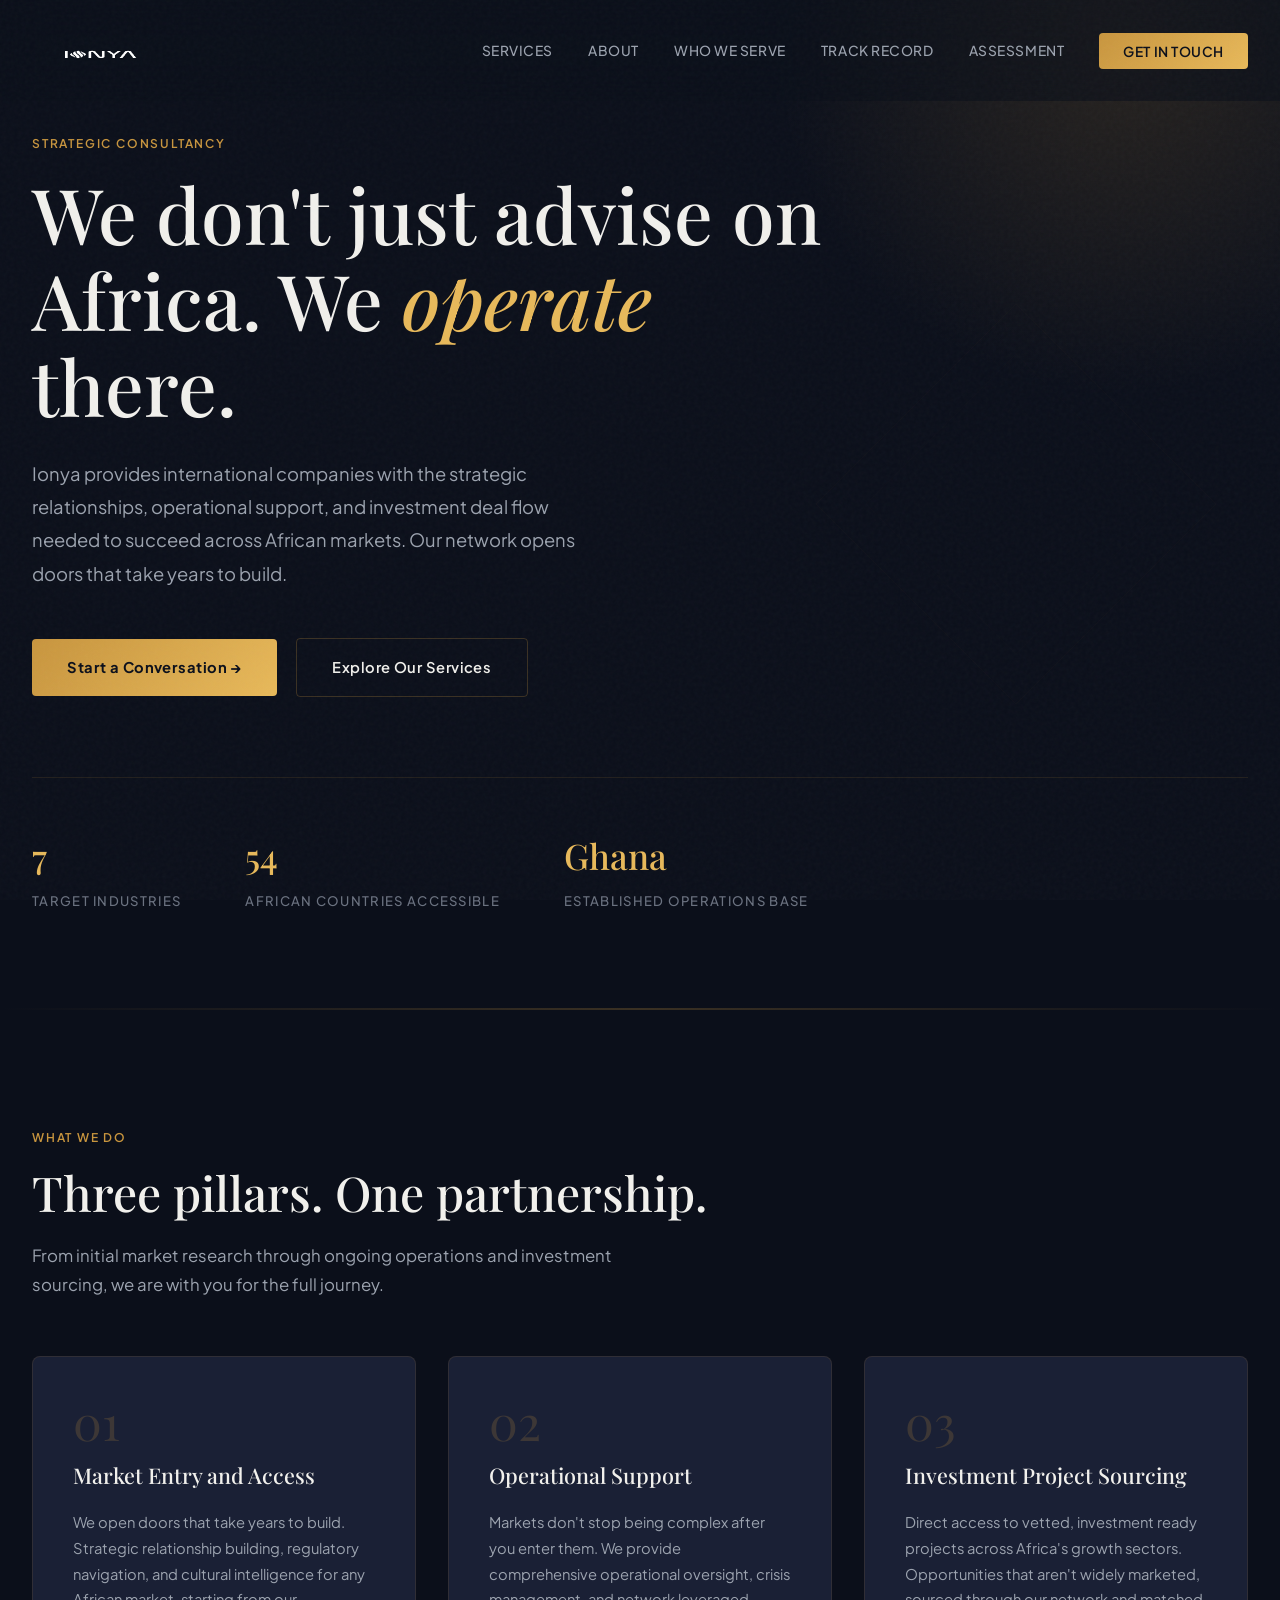
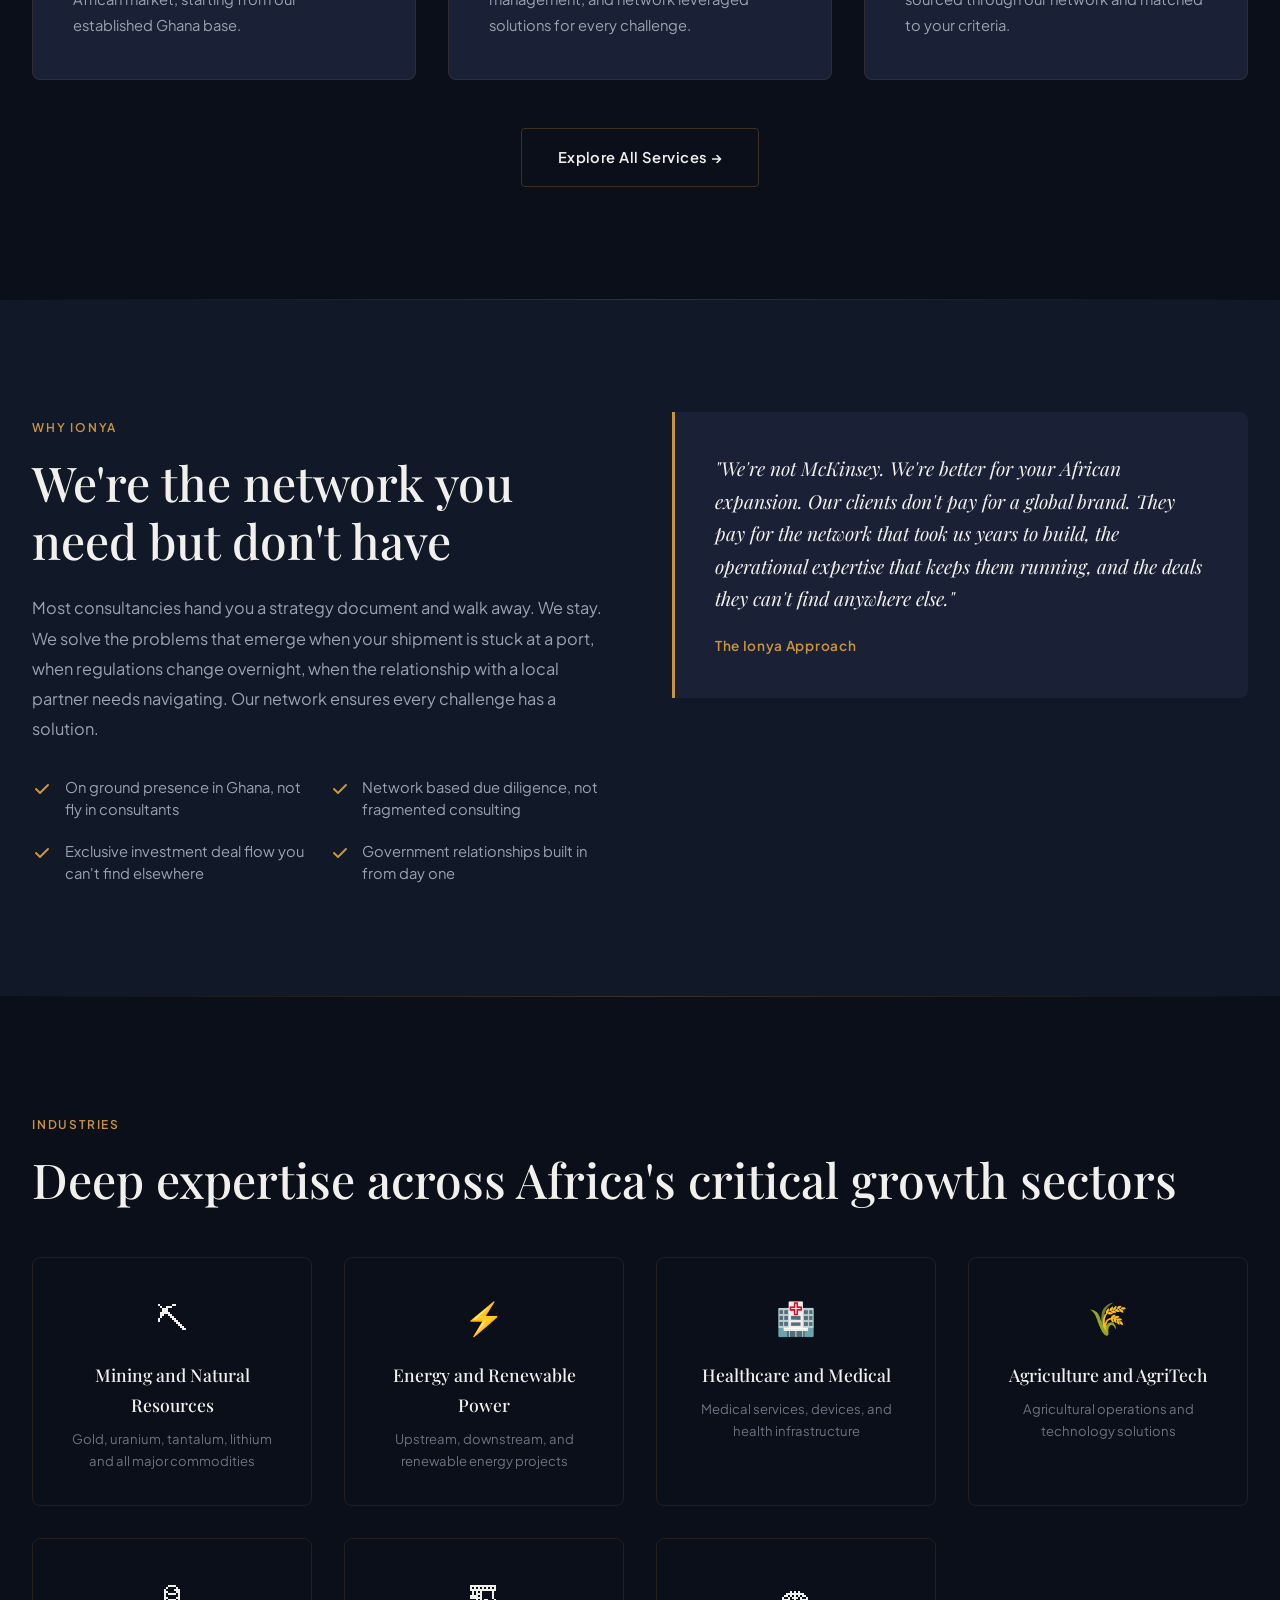
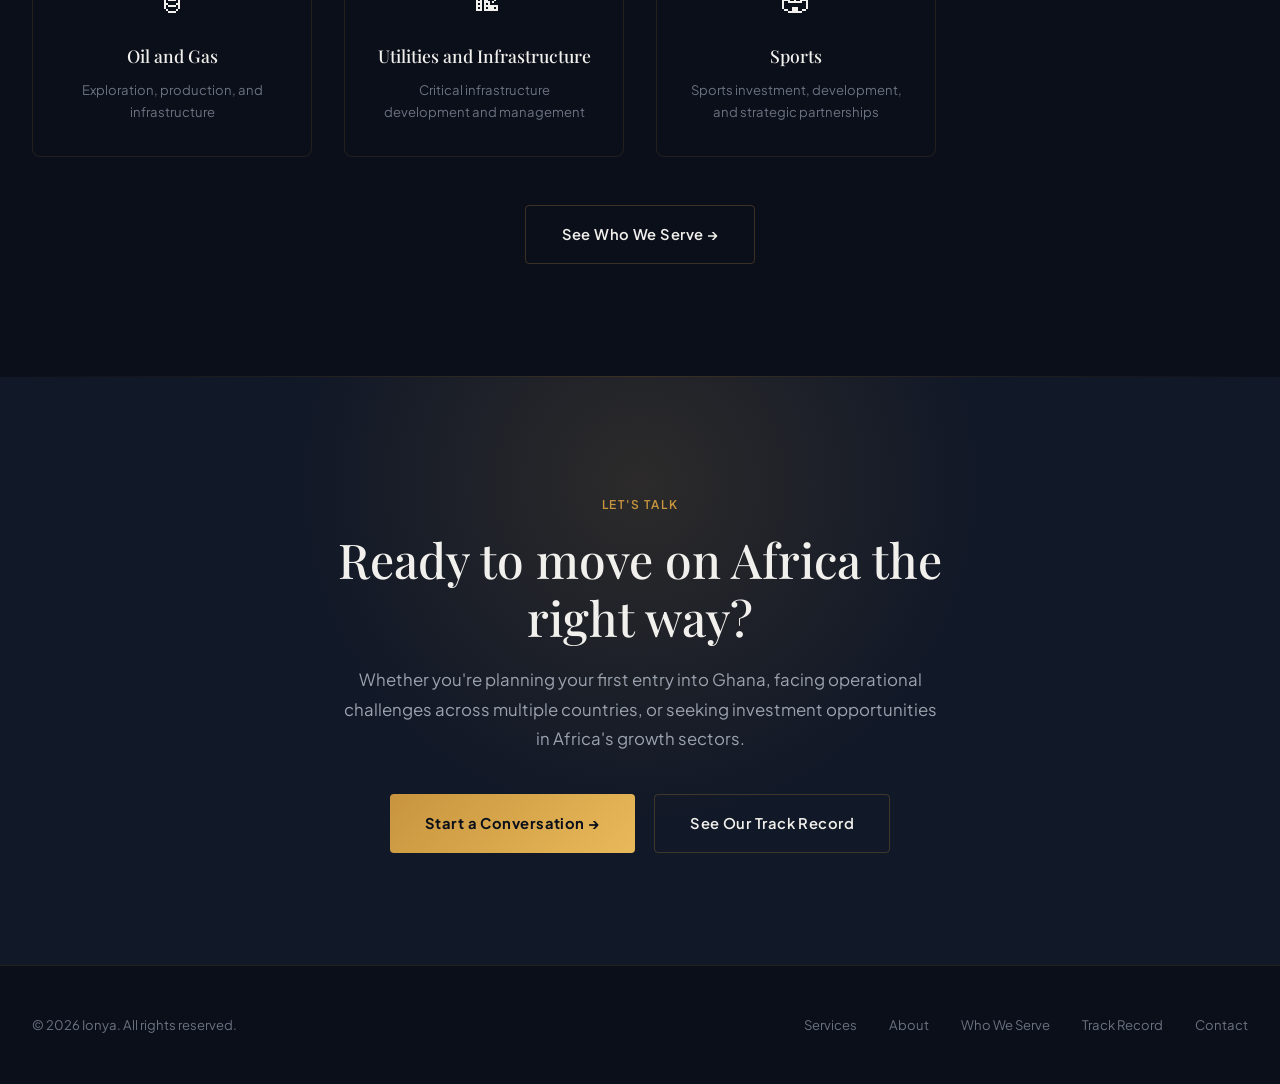
<file: index.html>
<!DOCTYPE html>
<html lang="en">
<head>
    <meta charset="UTF-8">
    <meta name="viewport" content="width=device-width, initial-scale=1.0">
    <title>Ionya | Strategic Consultancy for African Market Operations</title>
    <meta name="description" content="Ionya helps international companies enter, operate, and thrive in African markets. Strategic market entry, operational support, and investment project sourcing across Africa.">
    <link rel="icon" href="/favicon.ico" type="image/x-icon">
    <link rel="preconnect" href="https://fonts.googleapis.com">
    <link rel="icon" href="/favicon.ico" type="image/x-icon">
    <link rel="preconnect" href="https://fonts.gstatic.com" crossorigin>
    <link href="https://fonts.googleapis.com/css2?family=Playfair+Display:ital,wght@0,400;0,500;0,600;0,700;1,400;1,500&family=Plus+Jakarta+Sans:wght@300;400;500;600;700&display=swap" rel="stylesheet">
    <link rel="stylesheet" href="styles.css">
    <style>
        .hero {
            min-height: 100vh; display: flex; align-items: center;
            position: relative; padding: 8rem 2rem 6rem; overflow: hidden;
        }
        .hero::before {
            content: ''; position: absolute; top: -30%; right: -15%;
            width: 700px; height: 700px;
            background: radial-gradient(circle, var(--gold-glow) 0%, transparent 70%);
            pointer-events: none;
        }
        .hero::after {
            content: ''; position: absolute; bottom: 0; left: 0; right: 0; height: 1px;
            background: linear-gradient(90deg, transparent, var(--border-strong), transparent);
        }
        .geo-pattern {
            position: absolute; top: 50%; right: 5%; transform: translateY(-50%);
            width: 400px; height: 400px; opacity: 0.04; pointer-events: none; color: var(--gold-primary);
        }
        .hero-inner { max-width: 1280px; margin: 0 auto; width: 100%; position: relative; z-index: 2; }
        .hero h1 {
            font-family: var(--font-display);
            font-size: clamp(2.8rem, 6vw, 5rem);
            font-weight: 500; line-height: 1.12; max-width: 800px; margin-bottom: 1.8rem;
        }
        .hero h1 em { font-style: italic; color: var(--gold-light); }
        .hero-sub {
            font-size: 1.15rem; color: var(--text-secondary);
            max-width: 560px; line-height: 1.8; margin-bottom: 3rem;
        }
        .hero-actions { display: flex; gap: 1.2rem; align-items: center; flex-wrap: wrap; }
        .hero-stats {
            display: flex; gap: 4rem; margin-top: 5rem;
            padding-top: 3rem; border-top: 1px solid var(--border);
        }
        .hero-stat h3 {
            font-family: var(--font-display); font-size: 2.2rem;
            font-weight: 500; color: var(--gold-light); margin-bottom: 0.3rem;
        }
        .hero-stat p {
            font-size: 0.82rem; color: var(--text-muted);
            text-transform: uppercase; letter-spacing: 0.1em; font-weight: 500;
        }
        .pillars { margin-top: 3.5rem; }
        .pillar-card { padding: 2.5rem; }
        .pillar-card .num-accent { margin-bottom: 0.8rem; }
        .value-grid { margin-top: 3.5rem; }
        .value-item { padding: 2rem; border: 1px solid var(--border); border-radius: 8px; }
        .value-item h4 {
            font-family: var(--font-display); font-size: 1.15rem;
            font-weight: 500; margin-bottom: 0.6rem;
        }
        .value-item p { font-size: 0.88rem; color: var(--text-secondary); line-height: 1.7; }
        @media (max-width: 768px) {
            .hero { padding: 7rem 1.5rem 4rem; }
            .hero-stats { flex-direction: column; gap: 2rem; }
        }
    </style>
</head>
<body>

<nav id="navbar">
    <div class="nav-inner">
        <a href="/" class="nav-logo"><img src="ionya-logo-transparent.png" alt="Ionya"></a>
        <ul class="nav-links" id="navLinks">
            <li><a href="/services">Services</a></li>
            <li><a href="/about">About</a></li>
            <li><a href="/who-we-serve">Who We Serve</a></li>
            <li><a href="/track-record">Track Record</a></li>
            <li><a href="/assessment.html">Assessment</a></li>
            <li><a href="/contact" class="nav-cta">Get in Touch</a></li>
        </ul>
        <div class="mobile-toggle" onclick="document.getElementById('navLinks').classList.toggle('open')">
            <span></span><span></span><span></span>
        </div>
    </div>
</nav>

<!-- HERO -->
<section class="hero">
    <svg class="geo-pattern" viewBox="0 0 400 400" fill="none" xmlns="http://www.w3.org/2000/svg">
        <path d="M200 0L400 200L200 400L0 200Z" stroke="currentColor" stroke-width="1" fill="none" opacity="0.5"/>
        <path d="M200 50L350 200L200 350L50 200Z" stroke="currentColor" stroke-width="1" fill="none" opacity="0.3"/>
        <path d="M200 100L300 200L200 300L100 200Z" stroke="currentColor" stroke-width="1" fill="none" opacity="0.2"/>
        <circle cx="200" cy="200" r="150" stroke="currentColor" stroke-width="0.5" fill="none" opacity="0.15"/>
    </svg>
    <div class="hero-inner">
        <div class="section-label fade-in-1">Strategic Consultancy</div>
        <h1 class="fade-in-2">We don't just advise on Africa. We <em>operate</em> there.</h1>
        <p class="hero-sub fade-in-3">Ionya provides international companies with the strategic relationships, operational support, and investment deal flow needed to succeed across African markets. Our network opens doors that take years to build.</p>
        <div class="hero-actions fade-in-4">
            <a href="/contact" class="btn-primary">Start a Conversation →</a>
            <a href="/services" class="btn-secondary">Explore Our Services</a>
        </div>
        <div class="hero-stats fade-in-5">
            <div class="hero-stat">
                <h3>7</h3>
                <p>Target Industries</p>
            </div>
            <div class="hero-stat">
                <h3>54</h3>
                <p>African Countries Accessible</p>
            </div>
            <div class="hero-stat">
                <h3>Ghana</h3>
                <p>Established Operations Base</p>
            </div>
        </div>
    </div>
</section>

<div class="section-divider"></div>

<!-- THREE PILLARS OVERVIEW -->
<section>
    <div class="section-inner">
        <div class="reveal">
            <div class="section-label">What We Do</div>
            <h2 class="section-title">Three pillars. One partnership.</h2>
            <p class="section-subtitle">From initial market research through ongoing operations and investment sourcing, we are with you for the full journey.</p>
        </div>
        <div class="grid-3 pillars">
            <div class="card pillar-card reveal">
                <div class="num-accent">01</div>
                <h3>Market Entry and Access</h3>
                <p>We open doors that take years to build. Strategic relationship building, regulatory navigation, and cultural intelligence for any African market, starting from our established Ghana base.</p>
            </div>
            <div class="card pillar-card reveal">
                <div class="num-accent">02</div>
                <h3>Operational Support</h3>
                <p>Markets don't stop being complex after you enter them. We provide comprehensive operational oversight, crisis management, and network leveraged solutions for every challenge.</p>
            </div>
            <div class="card pillar-card reveal">
                <div class="num-accent">03</div>
                <h3>Investment Project Sourcing</h3>
                <p>Direct access to vetted, investment ready projects across Africa's growth sectors. Opportunities that aren't widely marketed, sourced through our network and matched to your criteria.</p>
            </div>
        </div>
        <div style="text-align:center; margin-top:3rem;" class="reveal">
            <a href="/services" class="btn-secondary">Explore All Services →</a>
        </div>
    </div>
</section>

<div class="section-divider"></div>

<!-- WHY IONYA -->
<section class="section-alt">
    <div class="section-inner">
        <div class="grid-2-1">
            <div class="reveal">
                <div class="section-label">Why Ionya</div>
                <h2 class="section-title">We're the network you need but don't have</h2>
                <p style="color:var(--text-secondary); font-size:1.02rem; line-height:1.85; margin-top:1.5rem;">
                    Most consultancies hand you a strategy document and walk away. We stay. We solve the problems that emerge when your shipment is stuck at a port, when regulations change overnight, when the relationship with a local partner needs navigating. Our network ensures every challenge has a solution.
                </p>
                <div class="grid-2" style="margin-top:2rem; gap:1.2rem;">
                    <div class="check-item">
                        <svg class="check-icon" viewBox="0 0 20 20" fill="currentColor"><path fill-rule="evenodd" d="M16.707 5.293a1 1 0 010 1.414l-8 8a1 1 0 01-1.414 0l-4-4a1 1 0 011.414-1.414L8 12.586l7.293-7.293a1 1 0 011.414 0z"/></svg>
                        <span>On ground presence in Ghana, not fly in consultants</span>
                    </div>
                    <div class="check-item">
                        <svg class="check-icon" viewBox="0 0 20 20" fill="currentColor"><path fill-rule="evenodd" d="M16.707 5.293a1 1 0 010 1.414l-8 8a1 1 0 01-1.414 0l-4-4a1 1 0 011.414-1.414L8 12.586l7.293-7.293a1 1 0 011.414 0z"/></svg>
                        <span>Network based due diligence, not fragmented consulting</span>
                    </div>
                    <div class="check-item">
                        <svg class="check-icon" viewBox="0 0 20 20" fill="currentColor"><path fill-rule="evenodd" d="M16.707 5.293a1 1 0 010 1.414l-8 8a1 1 0 01-1.414 0l-4-4a1 1 0 011.414-1.414L8 12.586l7.293-7.293a1 1 0 011.414 0z"/></svg>
                        <span>Exclusive investment deal flow you can't find elsewhere</span>
                    </div>
                    <div class="check-item">
                        <svg class="check-icon" viewBox="0 0 20 20" fill="currentColor"><path fill-rule="evenodd" d="M16.707 5.293a1 1 0 010 1.414l-8 8a1 1 0 01-1.414 0l-4-4a1 1 0 011.414-1.414L8 12.586l7.293-7.293a1 1 0 011.414 0z"/></svg>
                        <span>Government relationships built in from day one</span>
                    </div>
                </div>
            </div>
            <div class="reveal">
                <div class="quote-box">
                    <p>"We're not McKinsey. We're better for your African expansion. Our clients don't pay for a global brand. They pay for the network that took us years to build, the operational expertise that keeps them running, and the deals they can't find anywhere else."</p>
                    <cite>The Ionya Approach</cite>
                </div>
            </div>
        </div>
    </div>
</section>

<div class="section-divider"></div>

<!-- INDUSTRIES OVERVIEW -->
<section>
    <div class="section-inner">
        <div class="reveal">
            <div class="section-label">Industries</div>
            <h2 class="section-title">Deep expertise across Africa's critical growth sectors</h2>
        </div>
        <div class="grid-4 reveal" style="margin-top:3rem;">
            <div class="industry-card">
                <span class="industry-icon">⛏</span>
                <h4>Mining and Natural Resources</h4>
                <p>Gold, uranium, tantalum, lithium and all major commodities</p>
            </div>
            <div class="industry-card">
                <span class="industry-icon">⚡</span>
                <h4>Energy and Renewable Power</h4>
                <p>Upstream, downstream, and renewable energy projects</p>
            </div>
            <div class="industry-card">
                <span class="industry-icon">🏥</span>
                <h4>Healthcare and Medical</h4>
                <p>Medical services, devices, and health infrastructure</p>
            </div>
            <div class="industry-card">
                <span class="industry-icon">🌾</span>
                <h4>Agriculture and AgriTech</h4>
                <p>Agricultural operations and technology solutions</p>
            </div>
            <div class="industry-card">
                <span class="industry-icon">🛢</span>
                <h4>Oil and Gas</h4>
                <p>Exploration, production, and infrastructure</p>
            </div>
            <div class="industry-card">
                <span class="industry-icon">🏗</span>
                <h4>Utilities and Infrastructure</h4>
                <p>Critical infrastructure development and management</p>
            </div>
            <div class="industry-card">
                <span class="industry-icon">🏟</span>
                <h4>Sports</h4>
                <p>Sports investment, development, and strategic partnerships</p>
            </div>
        </div>
        <div style="text-align:center; margin-top:3rem;" class="reveal">
            <a href="/who-we-serve" class="btn-secondary">See Who We Serve →</a>
        </div>
    </div>
</section>

<div class="section-divider"></div>

<!-- CTA -->
<section class="section-alt cta-section">
    <div class="section-inner">
        <div class="cta-content reveal">
            <div class="section-label">Let's Talk</div>
            <h2 class="section-title">Ready to move on Africa the right way?</h2>
            <p class="section-subtitle">Whether you're planning your first entry into Ghana, facing operational challenges across multiple countries, or seeking investment opportunities in Africa's growth sectors.</p>
            <div class="cta-actions">
                <a href="/contact" class="btn-primary">Start a Conversation →</a>
                <a href="/track-record" class="btn-secondary">See Our Track Record</a>
            </div>
        </div>
    </div>
</section>

<footer>
    <div class="footer-inner">
        <div class="footer-left">© 2026 Ionya. All rights reserved.</div>
        <div class="footer-right">
            <a href="/services">Services</a>
            <a href="/about">About</a>
            <a href="/who-we-serve">Who We Serve</a>
            <a href="/track-record">Track Record</a>
            <a href="/contact">Contact</a>
        </div>
    </div>
</footer>

<script>
const navbar = document.getElementById('navbar');
window.addEventListener('scroll', () => navbar.classList.toggle('scrolled', window.scrollY > 50));
document.querySelectorAll('.nav-links a').forEach(l => l.addEventListener('click', () => document.getElementById('navLinks').classList.remove('open')));
const revealEls = document.querySelectorAll('.reveal');
const observer = new IntersectionObserver((entries) => {
    entries.forEach(e => { if(e.isIntersecting){ e.target.classList.add('visible'); observer.unobserve(e.target); }});
}, { threshold: 0.1, rootMargin: '0px 0px -50px 0px' });
revealEls.forEach(el => observer.observe(el));
</script>
</body>
</html>
</file>
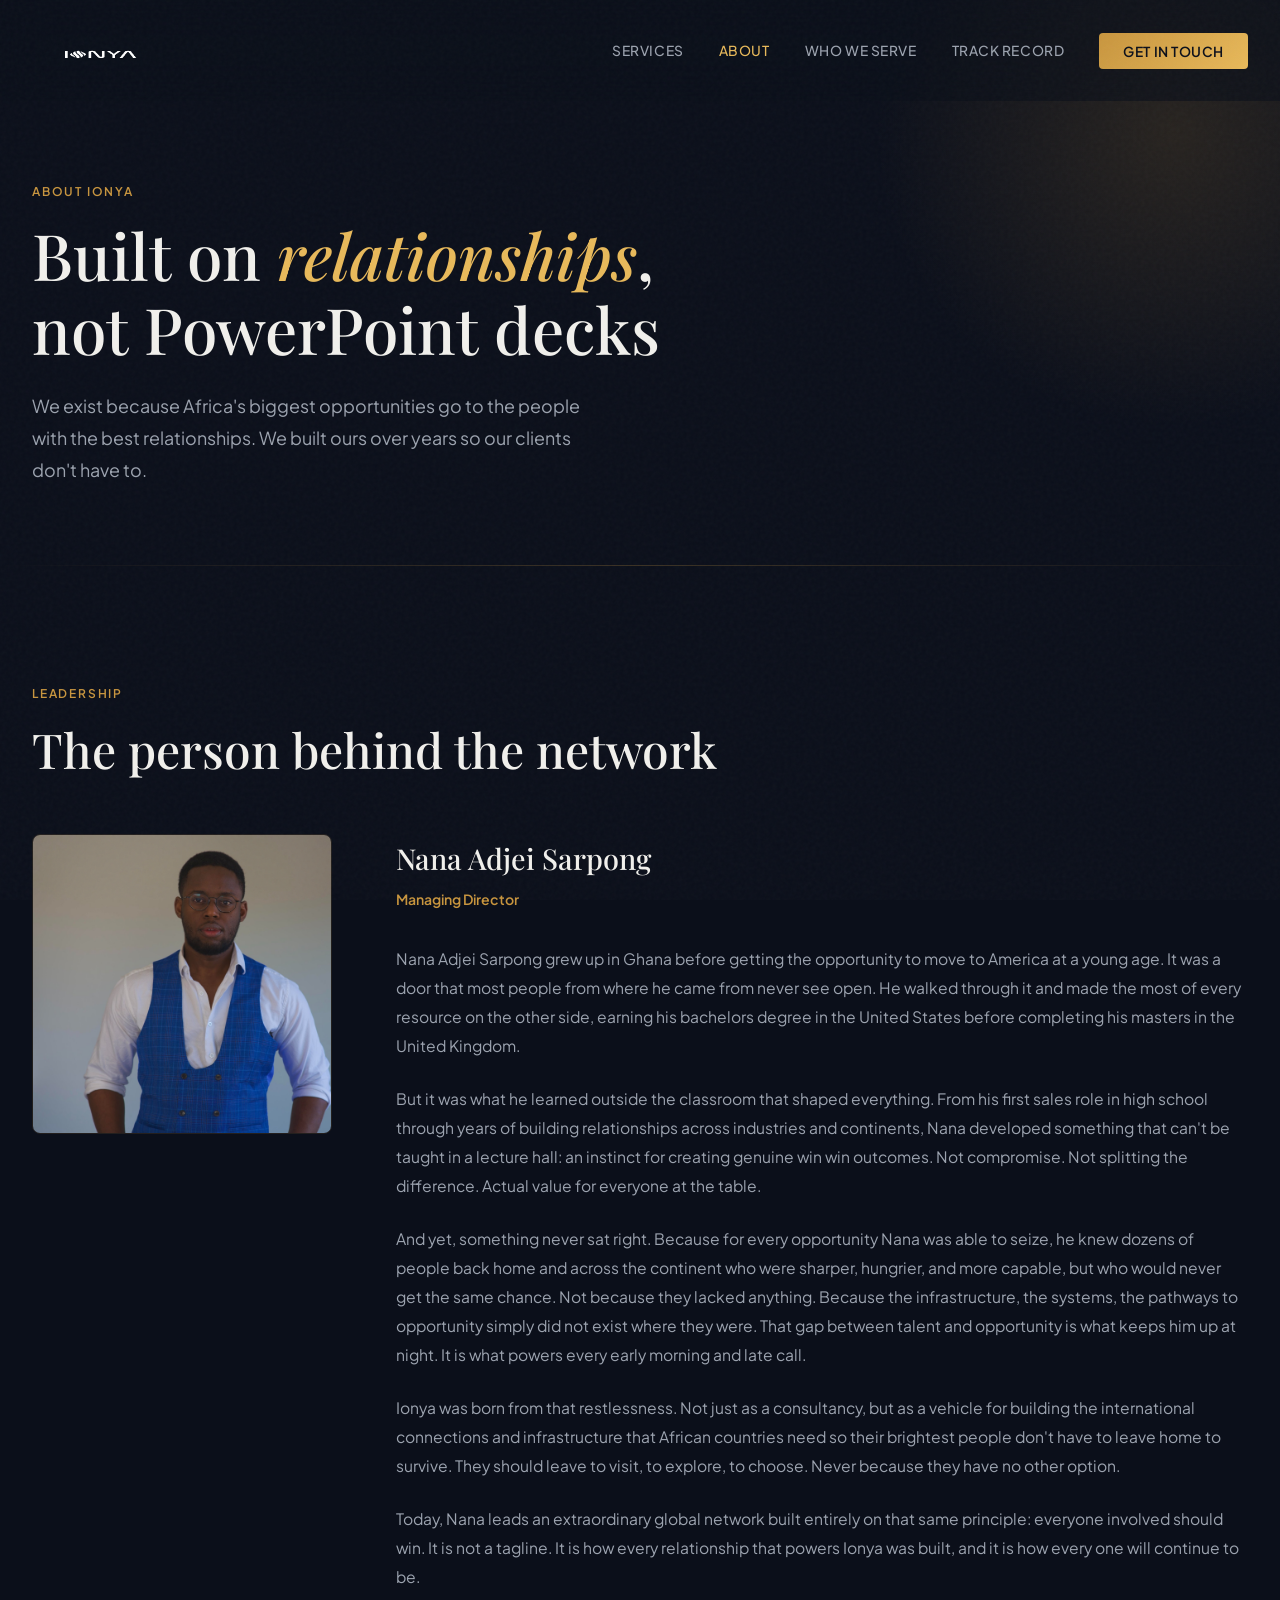
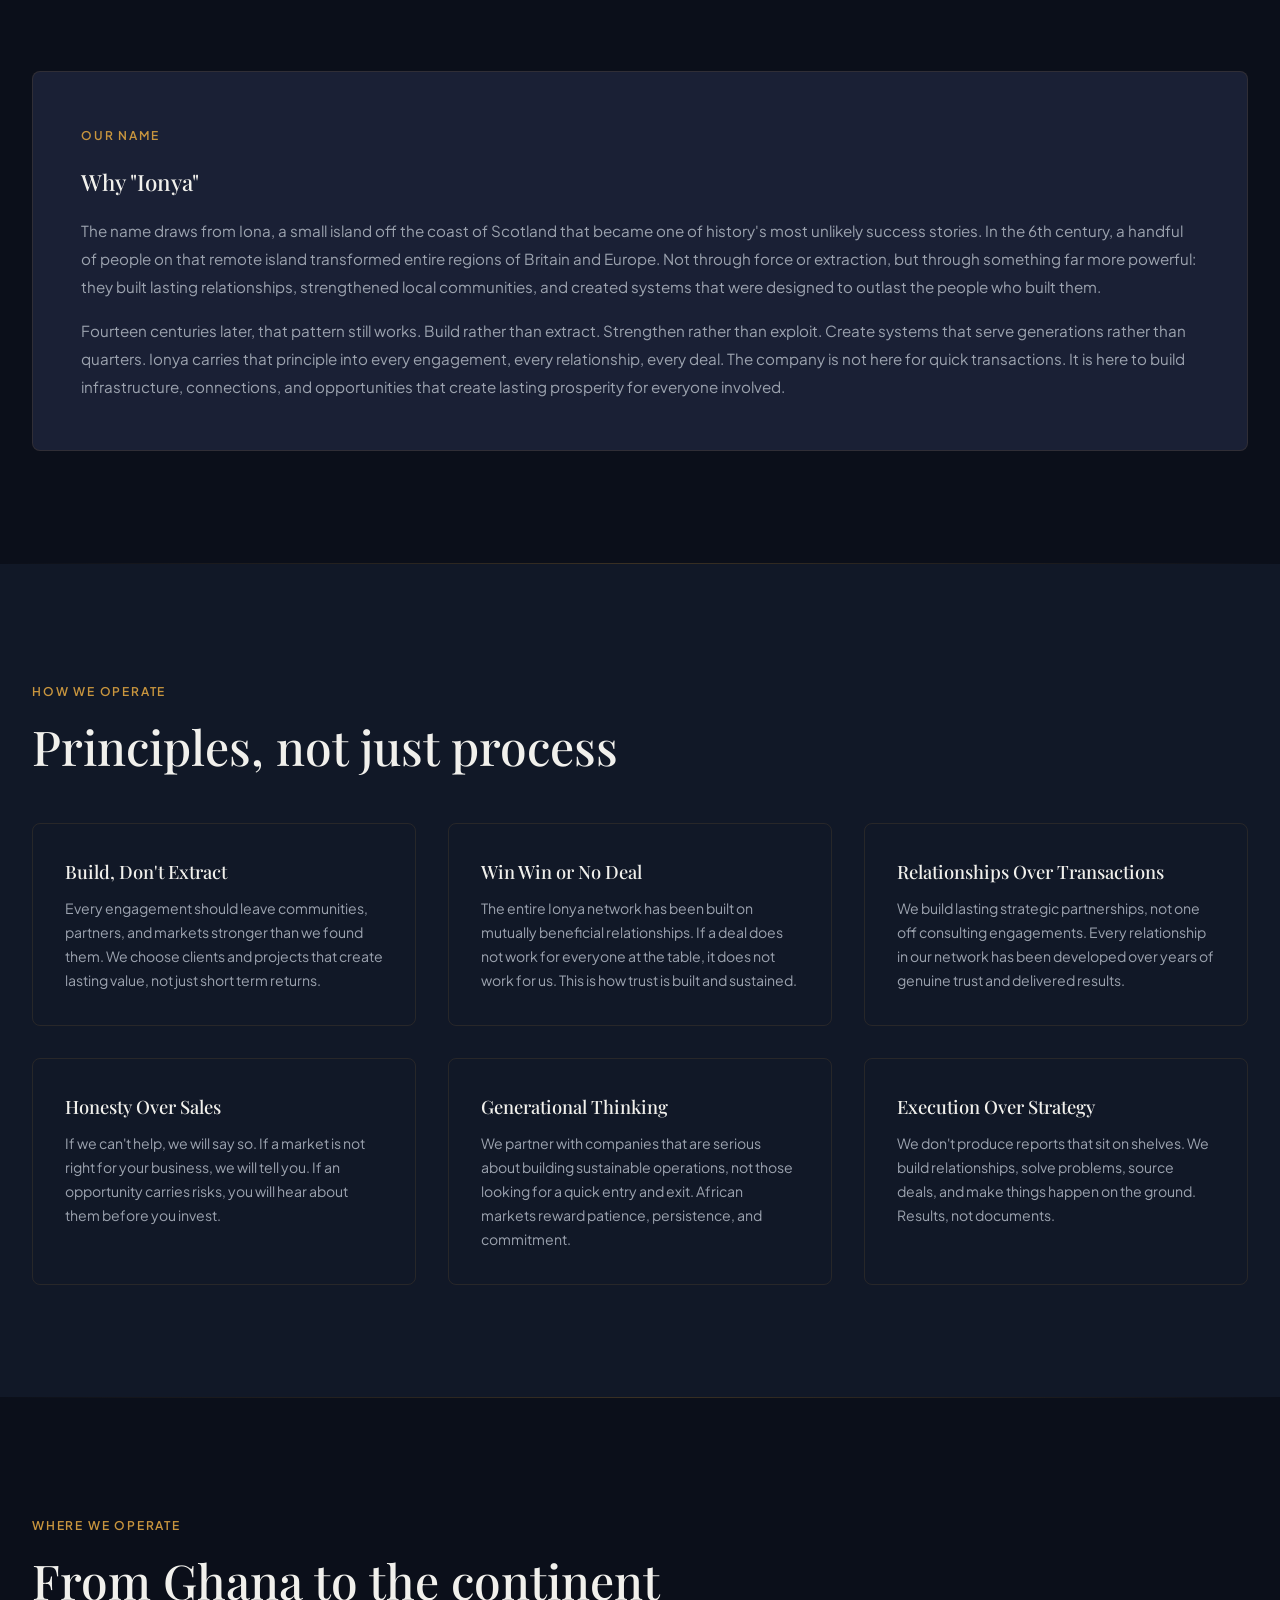
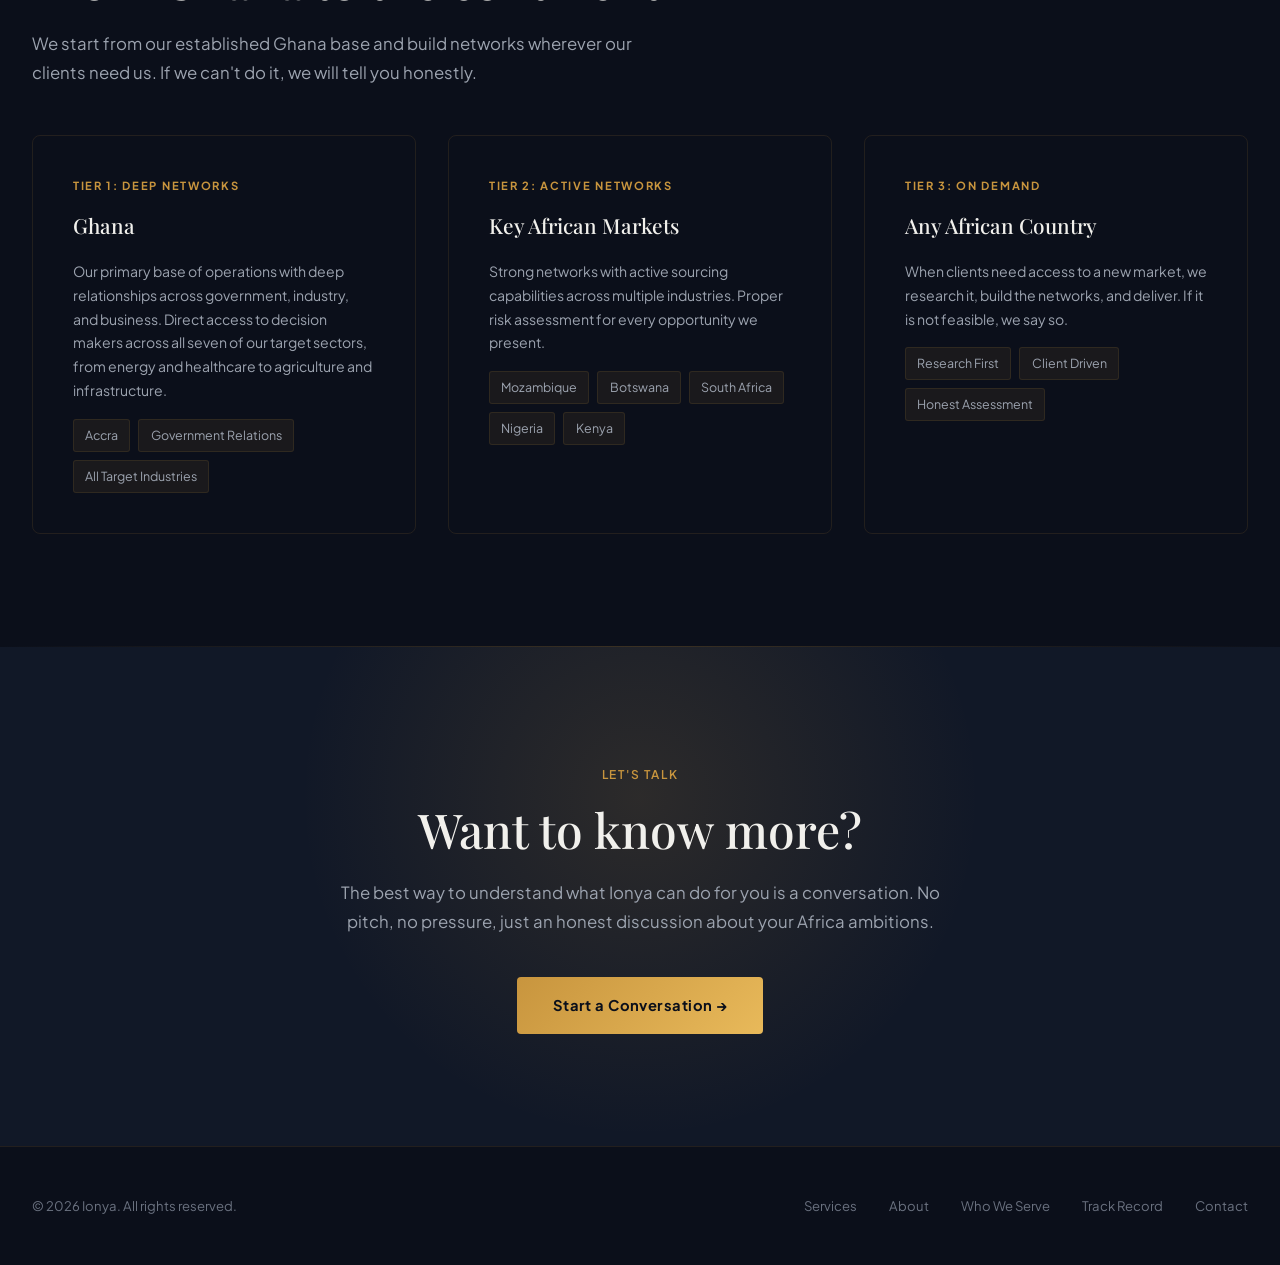
<file: about (2).html>
<!DOCTYPE html>
<html lang="en">
<head>
    <meta charset="UTF-8">
    <meta name="viewport" content="width=device-width, initial-scale=1.0">
    <title>About | Ionya</title>
    <meta name="description" content="Learn about Ionya, our founder Nana Adjei Sarpong, and why we built Africa's most connected strategic consultancy for international companies.">
    <link rel="preconnect" href="https://fonts.googleapis.com">
    <link rel="preconnect" href="https://fonts.gstatic.com" crossorigin>
    <link href="https://fonts.googleapis.com/css2?family=Playfair+Display:ital,wght@0,400;0,500;0,600;0,700;1,400;1,500&family=Plus+Jakarta+Sans:wght@300;400;500;600;700&display=swap" rel="stylesheet">
    <link rel="stylesheet" href="styles.css">
    <style>
        .founder-grid { display: grid; grid-template-columns: 300px 1fr; gap: 4rem; margin-top: 3.5rem; align-items: start; }
        .founder-photo {
            width: 100%;
            border: 1px solid var(--border); border-radius: 8px;
            overflow: hidden;
        }
        .founder-photo img { width: 100%; height: auto; object-fit: cover; display: block; }
        .founder-content h3 { font-family: var(--font-display); font-size: 1.8rem; font-weight: 500; margin-bottom: 0.3rem; }
        .founder-title { color: var(--gold-primary); font-size: 0.88rem; font-weight: 600; margin-bottom: 2rem; }
        .founder-content p { color: var(--text-secondary); font-size: 0.98rem; line-height: 1.85; margin-bottom: 1.5rem; }
        .founder-links { display: flex; gap: 1rem; margin-top: 2rem; }
        .founder-link {
            display: inline-flex; align-items: center; gap: 0.5rem;
            color: var(--gold-primary); text-decoration: none;
            font-size: 0.88rem; font-weight: 600; transition: color 0.3s ease;
        }
        .founder-link:hover { color: var(--gold-light); }
        .name-story {
            margin-top: 3.5rem; padding: 3rem;
            background: var(--bg-card); border: 1px solid var(--border); border-radius: 8px;
        }
        .name-story h3 { font-family: var(--font-display); font-size: 1.4rem; font-weight: 500; margin-bottom: 1rem; }
        .name-story p { font-size: 0.95rem; color: var(--text-secondary); line-height: 1.85; margin-bottom: 1rem; }
        .name-story p:last-child { margin-bottom: 0; }
        .values-grid { display: grid; grid-template-columns: repeat(3, 1fr); gap: 2rem; margin-top: 3rem; }
        .value-card { padding: 2rem; border: 1px solid var(--border); border-radius: 8px; }
        .value-card h4 { font-family: var(--font-display); font-size: 1.15rem; font-weight: 500; margin-bottom: 0.6rem; }
        .value-card p { font-size: 0.88rem; color: var(--text-secondary); line-height: 1.7; }
        .geo-grid { display: grid; grid-template-columns: repeat(3, 1fr); gap: 2rem; margin-top: 3rem; }
        .geo-tier { padding: 2.5rem; border: 1px solid var(--border); border-radius: 8px; }
        .geo-tier-label { font-size: 0.7rem; font-weight: 700; letter-spacing: 0.15em; text-transform: uppercase; color: var(--gold-primary); margin-bottom: 0.8rem; }
        .geo-tier h4 { font-family: var(--font-display); font-size: 1.3rem; font-weight: 500; margin-bottom: 1rem; }
        .geo-tier p { font-size: 0.88rem; color: var(--text-secondary); line-height: 1.7; margin-bottom: 1rem; }
        .geo-countries { display: flex; flex-wrap: wrap; gap: 0.5rem; }
        @media (max-width: 768px) {
            .founder-grid { grid-template-columns: 1fr; gap: 2rem; }
            .founder-photo { max-width: 250px; }
            .values-grid, .geo-grid { grid-template-columns: 1fr; }
        }
    </style>
</head>
<body>

<nav id="navbar">
    <div class="nav-inner">
        <a href="/" class="nav-logo"><img src="ionya-logo-transparent.png" alt="Ionya"></a>
        <ul class="nav-links" id="navLinks">
            <li><a href="/services">Services</a></li>
            <li><a href="/about" class="active">About</a></li>
            <li><a href="/who-we-serve">Who We Serve</a></li>
            <li><a href="/track-record">Track Record</a></li>
            <li><a href="/contact" class="nav-cta">Get in Touch</a></li>
        </ul>
        <div class="mobile-toggle" onclick="document.getElementById('navLinks').classList.toggle('open')"><span></span><span></span><span></span></div>
    </div>
</nav>

<section class="page-hero">
    <div class="section-inner">
        <div class="section-label fade-in-1">About Ionya</div>
        <h1 class="fade-in-2">Built on <em>relationships</em>, not PowerPoint decks</h1>
        <p class="lead fade-in-3">We exist because Africa's biggest opportunities go to the people with the best relationships. We built ours over years so our clients don't have to.</p>
    </div>
</section>

<!-- FOUNDER -->
<section>
    <div class="section-inner">
        <div class="reveal">
            <div class="section-label">Leadership</div>
            <h2 class="section-title">The person behind the network</h2>
        </div>
        <div class="founder-grid reveal">
            <div class="founder-photo">
                <img src="nana-photo.jpg" alt="Nana Adjei Sarpong, Founder of Ionya">
            </div>
            <div class="founder-content">
                <h3>Nana Adjei Sarpong</h3>
                <div class="founder-title">Managing Director</div>
                <p>Nana Adjei Sarpong grew up in Ghana before getting the opportunity to move to America at a young age. It was a door that most people from where he came from never see open. He walked through it and made the most of every resource on the other side, earning his bachelors degree in the United States before completing his masters in the United Kingdom.</p>
                <p>But it was what he learned outside the classroom that shaped everything. From his first sales role in high school through years of building relationships across industries and continents, Nana developed something that can't be taught in a lecture hall: an instinct for creating genuine win win outcomes. Not compromise. Not splitting the difference. Actual value for everyone at the table.</p>
                <p>And yet, something never sat right. Because for every opportunity Nana was able to seize, he knew dozens of people back home and across the continent who were sharper, hungrier, and more capable, but who would never get the same chance. Not because they lacked anything. Because the infrastructure, the systems, the pathways to opportunity simply did not exist where they were. That gap between talent and opportunity is what keeps him up at night. It is what powers every early morning and late call.</p>
                <p>Ionya was born from that restlessness. Not just as a consultancy, but as a vehicle for building the international connections and infrastructure that African countries need so their brightest people don't have to leave home to survive. They should leave to visit, to explore, to choose. Never because they have no other option.</p>
                <p>Today, Nana leads an extraordinary global network built entirely on that same principle: everyone involved should win. It is not a tagline. It is how every relationship that powers Ionya was built, and it is how every one will continue to be.</p>
            </div>
        </div>

        <!-- NAME STORY -->
        <div class="name-story reveal">
            <div class="section-label">Our Name</div>
            <h3>Why "Ionya"</h3>
            <p>The name draws from Iona, a small island off the coast of Scotland that became one of history's most unlikely success stories. In the 6th century, a handful of people on that remote island transformed entire regions of Britain and Europe. Not through force or extraction, but through something far more powerful: they built lasting relationships, strengthened local communities, and created systems that were designed to outlast the people who built them.</p>
            <p>Fourteen centuries later, that pattern still works. Build rather than extract. Strengthen rather than exploit. Create systems that serve generations rather than quarters. Ionya carries that principle into every engagement, every relationship, every deal. The company is not here for quick transactions. It is here to build infrastructure, connections, and opportunities that create lasting prosperity for everyone involved.</p>
        </div>
    </div>
</section>

<div class="section-divider"></div>

<!-- VALUES -->
<section class="section-alt">
    <div class="section-inner">
        <div class="reveal">
            <div class="section-label">How We Operate</div>
            <h2 class="section-title">Principles, not just process</h2>
        </div>
        <div class="values-grid">
            <div class="value-card reveal">
                <h4>Build, Don't Extract</h4>
                <p>Every engagement should leave communities, partners, and markets stronger than we found them. We choose clients and projects that create lasting value, not just short term returns.</p>
            </div>
            <div class="value-card reveal">
                <h4>Win Win or No Deal</h4>
                <p>The entire Ionya network has been built on mutually beneficial relationships. If a deal does not work for everyone at the table, it does not work for us. This is how trust is built and sustained.</p>
            </div>
            <div class="value-card reveal">
                <h4>Relationships Over Transactions</h4>
                <p>We build lasting strategic partnerships, not one off consulting engagements. Every relationship in our network has been developed over years of genuine trust and delivered results.</p>
            </div>
            <div class="value-card reveal">
                <h4>Honesty Over Sales</h4>
                <p>If we can't help, we will say so. If a market is not right for your business, we will tell you. If an opportunity carries risks, you will hear about them before you invest.</p>
            </div>
            <div class="value-card reveal">
                <h4>Generational Thinking</h4>
                <p>We partner with companies that are serious about building sustainable operations, not those looking for a quick entry and exit. African markets reward patience, persistence, and commitment.</p>
            </div>
            <div class="value-card reveal">
                <h4>Execution Over Strategy</h4>
                <p>We don't produce reports that sit on shelves. We build relationships, solve problems, source deals, and make things happen on the ground. Results, not documents.</p>
            </div>
        </div>
    </div>
</section>

<div class="section-divider"></div>

<!-- GEOGRAPHY -->
<section>
    <div class="section-inner">
        <div class="reveal">
            <div class="section-label">Where We Operate</div>
            <h2 class="section-title">From Ghana to the continent</h2>
            <p class="section-subtitle">We start from our established Ghana base and build networks wherever our clients need us. If we can't do it, we will tell you honestly.</p>
        </div>
        <div class="geo-grid">
            <div class="geo-tier reveal">
                <div class="geo-tier-label">Tier 1: Deep Networks</div>
                <h4>Ghana</h4>
                <p>Our primary base of operations with deep relationships across government, industry, and business. Direct access to decision makers across all seven of our target sectors, from energy and healthcare to agriculture and infrastructure.</p>
                <div class="geo-countries">
                    <span class="tag-pill">Accra</span>
                    <span class="tag-pill">Government Relations</span>
                    <span class="tag-pill">All Target Industries</span>
                </div>
            </div>
            <div class="geo-tier reveal">
                <div class="geo-tier-label">Tier 2: Active Networks</div>
                <h4>Key African Markets</h4>
                <p>Strong networks with active sourcing capabilities across multiple industries. Proper risk assessment for every opportunity we present.</p>
                <div class="geo-countries">
                    <span class="tag-pill">Mozambique</span>
                    <span class="tag-pill">Botswana</span>
                    <span class="tag-pill">South Africa</span>
                    <span class="tag-pill">Nigeria</span>
                    <span class="tag-pill">Kenya</span>
                </div>
            </div>
            <div class="geo-tier reveal">
                <div class="geo-tier-label">Tier 3: On Demand</div>
                <h4>Any African Country</h4>
                <p>When clients need access to a new market, we research it, build the networks, and deliver. If it is not feasible, we say so.</p>
                <div class="geo-countries">
                    <span class="tag-pill">Research First</span>
                    <span class="tag-pill">Client Driven</span>
                    <span class="tag-pill">Honest Assessment</span>
                </div>
            </div>
        </div>
    </div>
</section>

<div class="section-divider"></div>

<section class="section-alt cta-section">
    <div class="section-inner">
        <div class="cta-content reveal">
            <div class="section-label">Let's Talk</div>
            <h2 class="section-title">Want to know more?</h2>
            <p class="section-subtitle">The best way to understand what Ionya can do for you is a conversation. No pitch, no pressure, just an honest discussion about your Africa ambitions.</p>
            <div class="cta-actions">
                <a href="/contact" class="btn-primary">Start a Conversation →</a>
            </div>
        </div>
    </div>
</section>

<footer><div class="footer-inner"><div class="footer-left">© 2026 Ionya. All rights reserved.</div><div class="footer-right"><a href="/services">Services</a><a href="/about">About</a><a href="/who-we-serve">Who We Serve</a><a href="/track-record">Track Record</a><a href="/contact">Contact</a></div></div></footer>
<script>
const navbar=document.getElementById('navbar');window.addEventListener('scroll',()=>navbar.classList.toggle('scrolled',window.scrollY>50));
document.querySelectorAll('.nav-links a').forEach(l=>l.addEventListener('click',()=>document.getElementById('navLinks').classList.remove('open')));
const r=document.querySelectorAll('.reveal');const o=new IntersectionObserver(e=>{e.forEach(x=>{if(x.isIntersecting){x.target.classList.add('visible');o.unobserve(x.target)}})},{threshold:0.1,rootMargin:'0px 0px -50px 0px'});r.forEach(el=>o.observe(el));
</script>
</body>
</html>
</file>
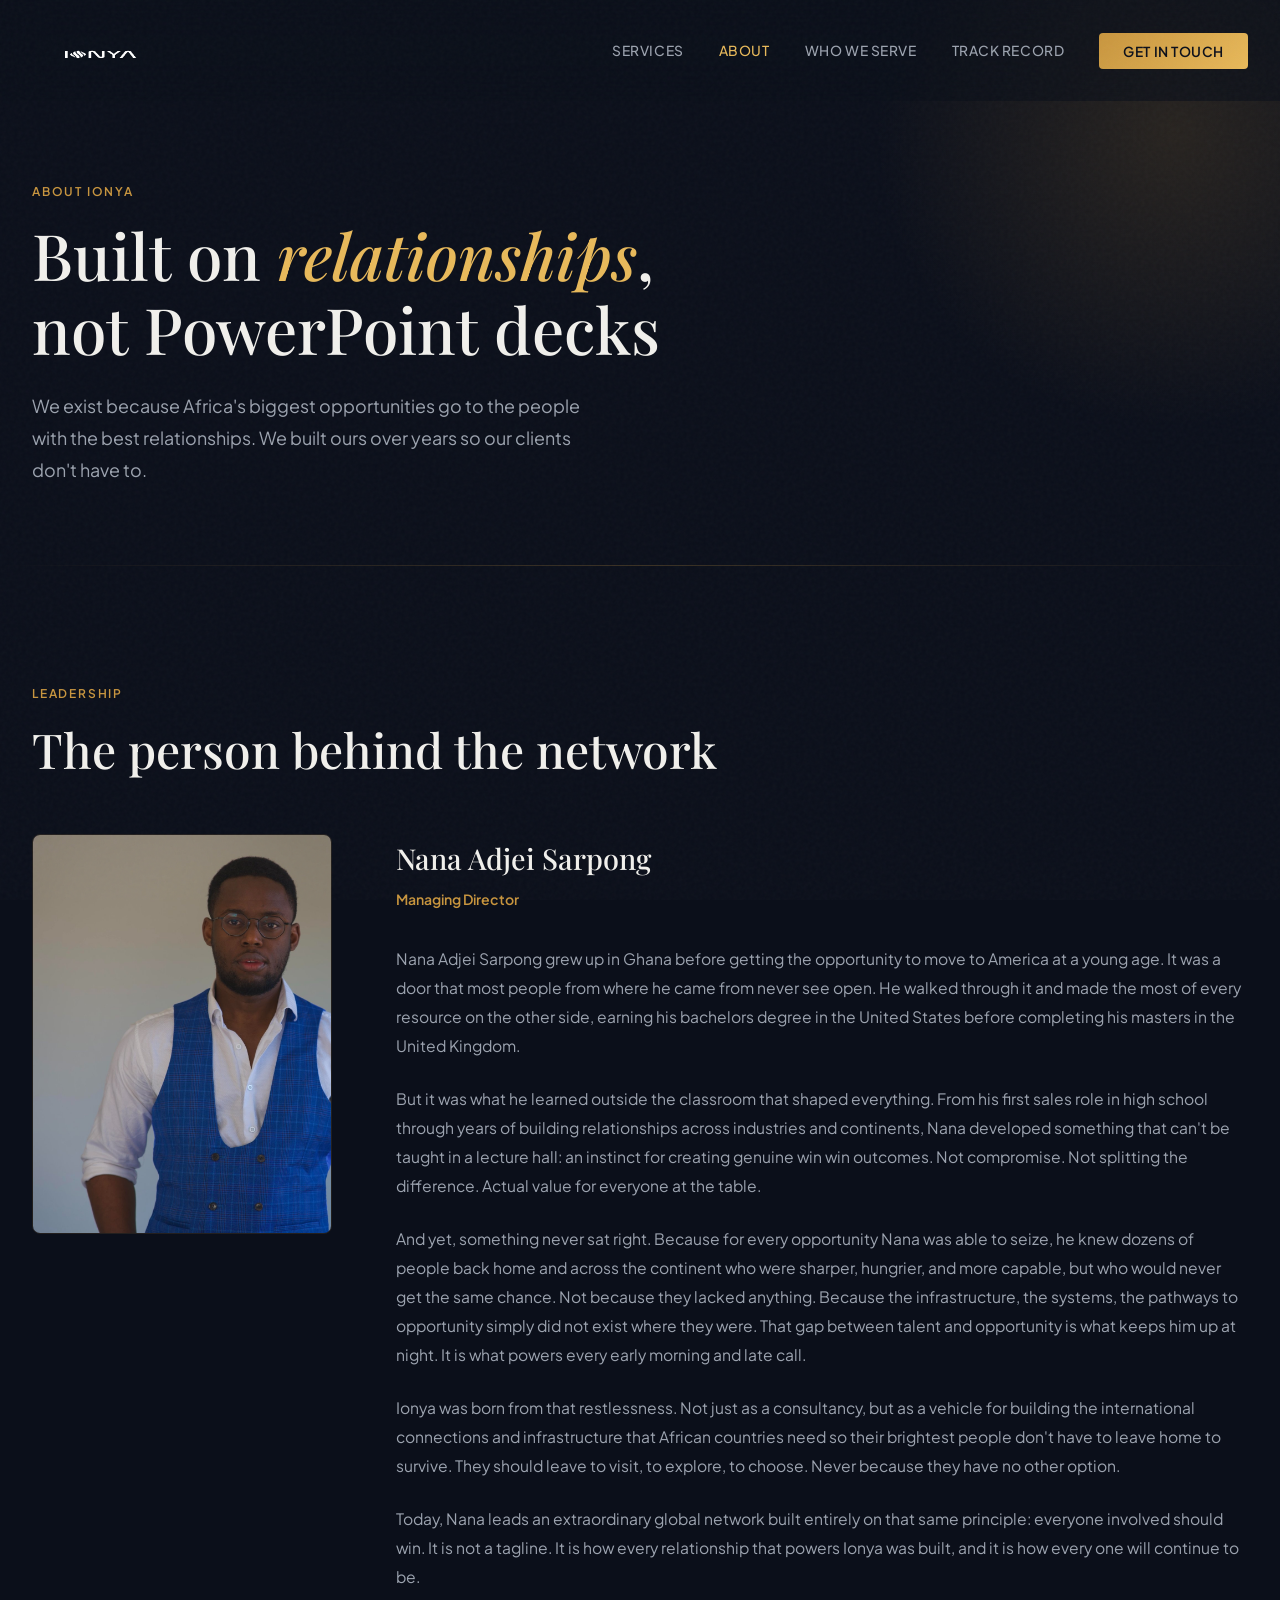
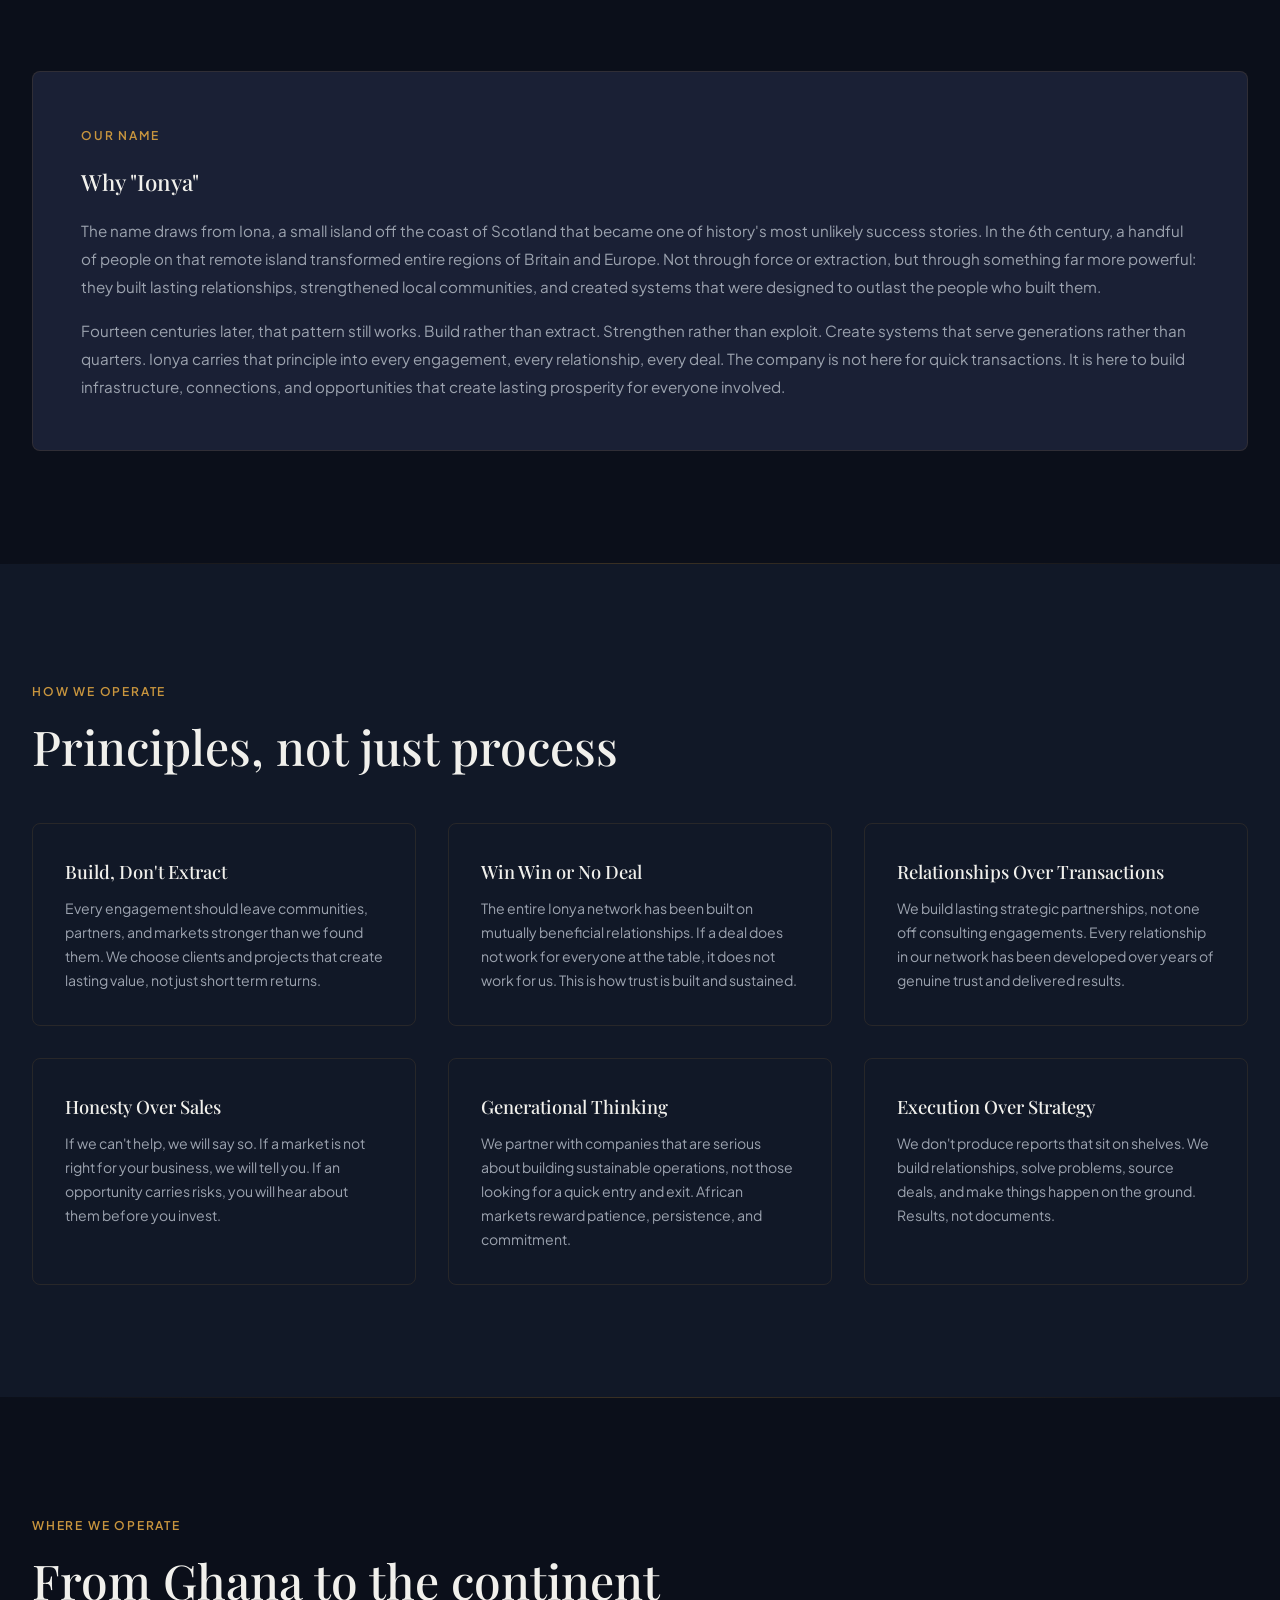
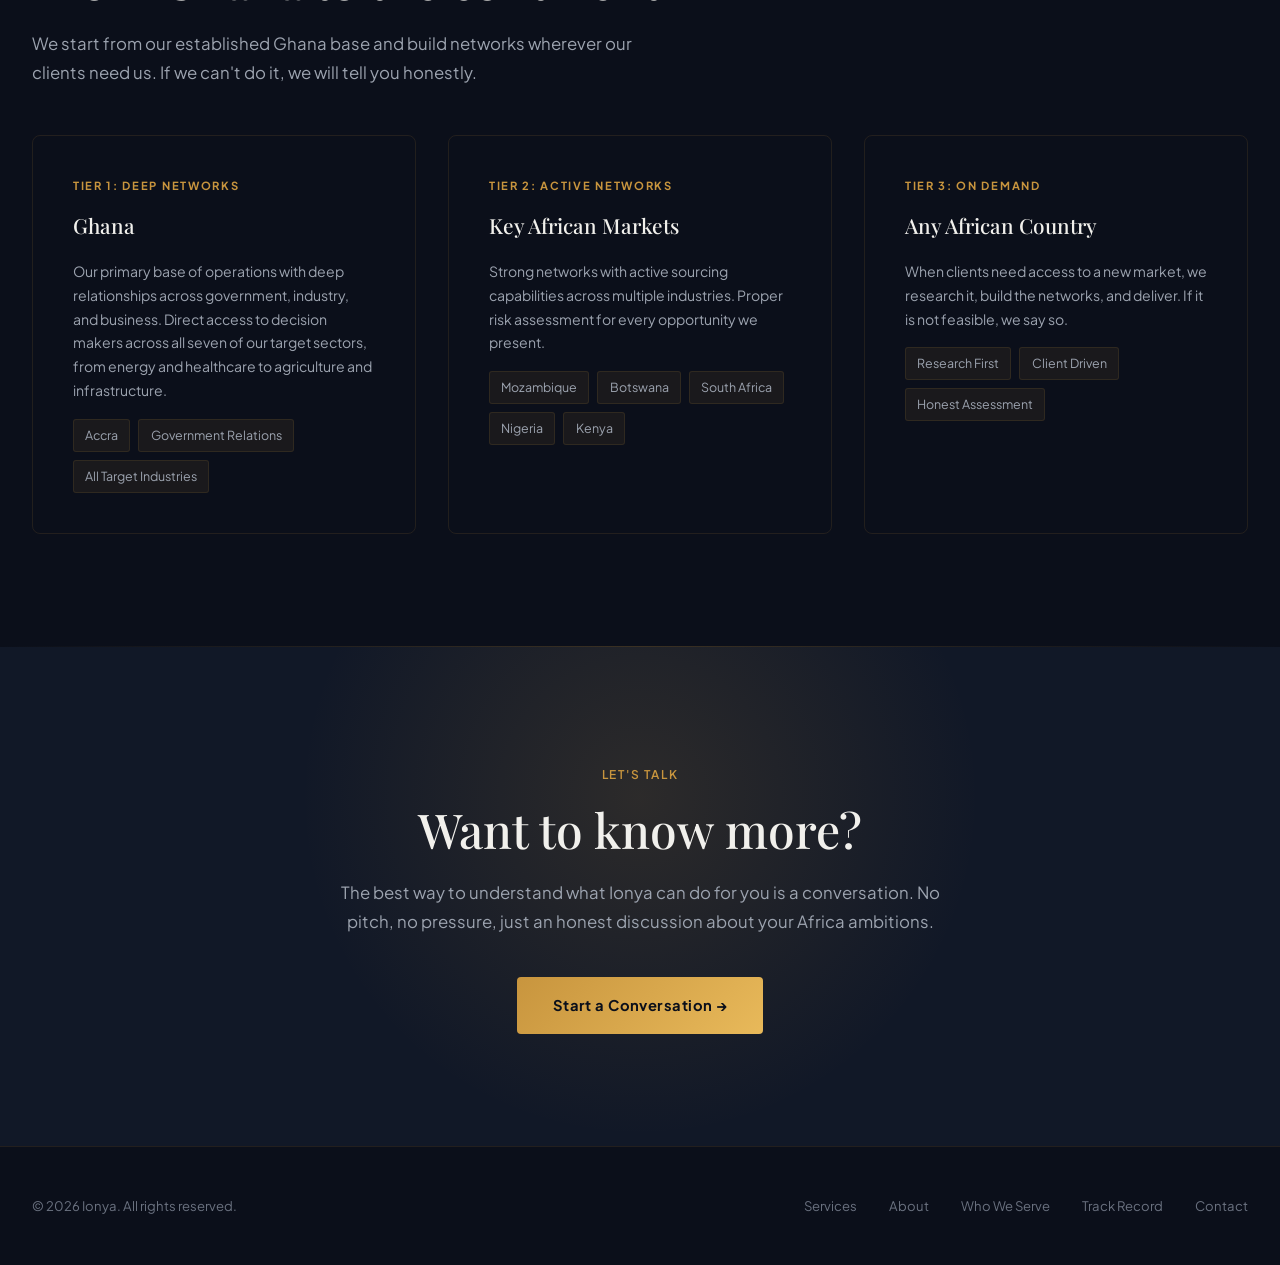
<file: about (3).html>
<!DOCTYPE html>
<html lang="en">
<head>
    <meta charset="UTF-8">
    <meta name="viewport" content="width=device-width, initial-scale=1.0">
    <title>About | Ionya</title>
    <meta name="description" content="Learn about Ionya, our founder Nana Adjei Sarpong, and why we built Africa's most connected strategic consultancy for international companies.">
    <link rel="preconnect" href="https://fonts.googleapis.com">
    <link rel="preconnect" href="https://fonts.gstatic.com" crossorigin>
    <link href="https://fonts.googleapis.com/css2?family=Playfair+Display:ital,wght@0,400;0,500;0,600;0,700;1,400;1,500&family=Plus+Jakarta+Sans:wght@300;400;500;600;700&display=swap" rel="stylesheet">
    <link rel="stylesheet" href="styles.css">
    <style>
        .founder-grid { display: grid; grid-template-columns: 300px 1fr; gap: 4rem; margin-top: 3.5rem; align-items: start; }
        .founder-photo {
            width: 100%; aspect-ratio: 3/4;
            border: 1px solid var(--border); border-radius: 8px;
            overflow: hidden;
        }
        .founder-photo img { width: 100%; height: 100%; object-fit: cover; object-position: 20% center; display: block; }
        .founder-content h3 { font-family: var(--font-display); font-size: 1.8rem; font-weight: 500; margin-bottom: 0.3rem; }
        .founder-title { color: var(--gold-primary); font-size: 0.88rem; font-weight: 600; margin-bottom: 2rem; }
        .founder-content p { color: var(--text-secondary); font-size: 0.98rem; line-height: 1.85; margin-bottom: 1.5rem; }
        .founder-links { display: flex; gap: 1rem; margin-top: 2rem; }
        .founder-link {
            display: inline-flex; align-items: center; gap: 0.5rem;
            color: var(--gold-primary); text-decoration: none;
            font-size: 0.88rem; font-weight: 600; transition: color 0.3s ease;
        }
        .founder-link:hover { color: var(--gold-light); }
        .name-story {
            margin-top: 3.5rem; padding: 3rem;
            background: var(--bg-card); border: 1px solid var(--border); border-radius: 8px;
        }
        .name-story h3 { font-family: var(--font-display); font-size: 1.4rem; font-weight: 500; margin-bottom: 1rem; }
        .name-story p { font-size: 0.95rem; color: var(--text-secondary); line-height: 1.85; margin-bottom: 1rem; }
        .name-story p:last-child { margin-bottom: 0; }
        .values-grid { display: grid; grid-template-columns: repeat(3, 1fr); gap: 2rem; margin-top: 3rem; }
        .value-card { padding: 2rem; border: 1px solid var(--border); border-radius: 8px; }
        .value-card h4 { font-family: var(--font-display); font-size: 1.15rem; font-weight: 500; margin-bottom: 0.6rem; }
        .value-card p { font-size: 0.88rem; color: var(--text-secondary); line-height: 1.7; }
        .geo-grid { display: grid; grid-template-columns: repeat(3, 1fr); gap: 2rem; margin-top: 3rem; }
        .geo-tier { padding: 2.5rem; border: 1px solid var(--border); border-radius: 8px; }
        .geo-tier-label { font-size: 0.7rem; font-weight: 700; letter-spacing: 0.15em; text-transform: uppercase; color: var(--gold-primary); margin-bottom: 0.8rem; }
        .geo-tier h4 { font-family: var(--font-display); font-size: 1.3rem; font-weight: 500; margin-bottom: 1rem; }
        .geo-tier p { font-size: 0.88rem; color: var(--text-secondary); line-height: 1.7; margin-bottom: 1rem; }
        .geo-countries { display: flex; flex-wrap: wrap; gap: 0.5rem; }
        @media (max-width: 768px) {
            .founder-grid { grid-template-columns: 1fr; gap: 2rem; }
            .founder-photo { max-width: 250px; }
            .values-grid, .geo-grid { grid-template-columns: 1fr; }
        }
    </style>
</head>
<body>

<nav id="navbar">
    <div class="nav-inner">
        <a href="/" class="nav-logo"><img src="ionya-logo-transparent.png" alt="Ionya"></a>
        <ul class="nav-links" id="navLinks">
            <li><a href="/services">Services</a></li>
            <li><a href="/about" class="active">About</a></li>
            <li><a href="/who-we-serve">Who We Serve</a></li>
            <li><a href="/track-record">Track Record</a></li>
            <li><a href="/contact" class="nav-cta">Get in Touch</a></li>
        </ul>
        <div class="mobile-toggle" onclick="document.getElementById('navLinks').classList.toggle('open')"><span></span><span></span><span></span></div>
    </div>
</nav>

<section class="page-hero">
    <div class="section-inner">
        <div class="section-label fade-in-1">About Ionya</div>
        <h1 class="fade-in-2">Built on <em>relationships</em>, not PowerPoint decks</h1>
        <p class="lead fade-in-3">We exist because Africa's biggest opportunities go to the people with the best relationships. We built ours over years so our clients don't have to.</p>
    </div>
</section>

<!-- FOUNDER -->
<section>
    <div class="section-inner">
        <div class="reveal">
            <div class="section-label">Leadership</div>
            <h2 class="section-title">The person behind the network</h2>
        </div>
        <div class="founder-grid reveal">
            <div class="founder-photo">
                <img src="nana-photo.jpg" alt="Nana Adjei Sarpong, Founder of Ionya">
            </div>
            <div class="founder-content">
                <h3>Nana Adjei Sarpong</h3>
                <div class="founder-title">Managing Director</div>
                <p>Nana Adjei Sarpong grew up in Ghana before getting the opportunity to move to America at a young age. It was a door that most people from where he came from never see open. He walked through it and made the most of every resource on the other side, earning his bachelors degree in the United States before completing his masters in the United Kingdom.</p>
                <p>But it was what he learned outside the classroom that shaped everything. From his first sales role in high school through years of building relationships across industries and continents, Nana developed something that can't be taught in a lecture hall: an instinct for creating genuine win win outcomes. Not compromise. Not splitting the difference. Actual value for everyone at the table.</p>
                <p>And yet, something never sat right. Because for every opportunity Nana was able to seize, he knew dozens of people back home and across the continent who were sharper, hungrier, and more capable, but who would never get the same chance. Not because they lacked anything. Because the infrastructure, the systems, the pathways to opportunity simply did not exist where they were. That gap between talent and opportunity is what keeps him up at night. It is what powers every early morning and late call.</p>
                <p>Ionya was born from that restlessness. Not just as a consultancy, but as a vehicle for building the international connections and infrastructure that African countries need so their brightest people don't have to leave home to survive. They should leave to visit, to explore, to choose. Never because they have no other option.</p>
                <p>Today, Nana leads an extraordinary global network built entirely on that same principle: everyone involved should win. It is not a tagline. It is how every relationship that powers Ionya was built, and it is how every one will continue to be.</p>
            </div>
        </div>

        <!-- NAME STORY -->
        <div class="name-story reveal">
            <div class="section-label">Our Name</div>
            <h3>Why "Ionya"</h3>
            <p>The name draws from Iona, a small island off the coast of Scotland that became one of history's most unlikely success stories. In the 6th century, a handful of people on that remote island transformed entire regions of Britain and Europe. Not through force or extraction, but through something far more powerful: they built lasting relationships, strengthened local communities, and created systems that were designed to outlast the people who built them.</p>
            <p>Fourteen centuries later, that pattern still works. Build rather than extract. Strengthen rather than exploit. Create systems that serve generations rather than quarters. Ionya carries that principle into every engagement, every relationship, every deal. The company is not here for quick transactions. It is here to build infrastructure, connections, and opportunities that create lasting prosperity for everyone involved.</p>
        </div>
    </div>
</section>

<div class="section-divider"></div>

<!-- VALUES -->
<section class="section-alt">
    <div class="section-inner">
        <div class="reveal">
            <div class="section-label">How We Operate</div>
            <h2 class="section-title">Principles, not just process</h2>
        </div>
        <div class="values-grid">
            <div class="value-card reveal">
                <h4>Build, Don't Extract</h4>
                <p>Every engagement should leave communities, partners, and markets stronger than we found them. We choose clients and projects that create lasting value, not just short term returns.</p>
            </div>
            <div class="value-card reveal">
                <h4>Win Win or No Deal</h4>
                <p>The entire Ionya network has been built on mutually beneficial relationships. If a deal does not work for everyone at the table, it does not work for us. This is how trust is built and sustained.</p>
            </div>
            <div class="value-card reveal">
                <h4>Relationships Over Transactions</h4>
                <p>We build lasting strategic partnerships, not one off consulting engagements. Every relationship in our network has been developed over years of genuine trust and delivered results.</p>
            </div>
            <div class="value-card reveal">
                <h4>Honesty Over Sales</h4>
                <p>If we can't help, we will say so. If a market is not right for your business, we will tell you. If an opportunity carries risks, you will hear about them before you invest.</p>
            </div>
            <div class="value-card reveal">
                <h4>Generational Thinking</h4>
                <p>We partner with companies that are serious about building sustainable operations, not those looking for a quick entry and exit. African markets reward patience, persistence, and commitment.</p>
            </div>
            <div class="value-card reveal">
                <h4>Execution Over Strategy</h4>
                <p>We don't produce reports that sit on shelves. We build relationships, solve problems, source deals, and make things happen on the ground. Results, not documents.</p>
            </div>
        </div>
    </div>
</section>

<div class="section-divider"></div>

<!-- GEOGRAPHY -->
<section>
    <div class="section-inner">
        <div class="reveal">
            <div class="section-label">Where We Operate</div>
            <h2 class="section-title">From Ghana to the continent</h2>
            <p class="section-subtitle">We start from our established Ghana base and build networks wherever our clients need us. If we can't do it, we will tell you honestly.</p>
        </div>
        <div class="geo-grid">
            <div class="geo-tier reveal">
                <div class="geo-tier-label">Tier 1: Deep Networks</div>
                <h4>Ghana</h4>
                <p>Our primary base of operations with deep relationships across government, industry, and business. Direct access to decision makers across all seven of our target sectors, from energy and healthcare to agriculture and infrastructure.</p>
                <div class="geo-countries">
                    <span class="tag-pill">Accra</span>
                    <span class="tag-pill">Government Relations</span>
                    <span class="tag-pill">All Target Industries</span>
                </div>
            </div>
            <div class="geo-tier reveal">
                <div class="geo-tier-label">Tier 2: Active Networks</div>
                <h4>Key African Markets</h4>
                <p>Strong networks with active sourcing capabilities across multiple industries. Proper risk assessment for every opportunity we present.</p>
                <div class="geo-countries">
                    <span class="tag-pill">Mozambique</span>
                    <span class="tag-pill">Botswana</span>
                    <span class="tag-pill">South Africa</span>
                    <span class="tag-pill">Nigeria</span>
                    <span class="tag-pill">Kenya</span>
                </div>
            </div>
            <div class="geo-tier reveal">
                <div class="geo-tier-label">Tier 3: On Demand</div>
                <h4>Any African Country</h4>
                <p>When clients need access to a new market, we research it, build the networks, and deliver. If it is not feasible, we say so.</p>
                <div class="geo-countries">
                    <span class="tag-pill">Research First</span>
                    <span class="tag-pill">Client Driven</span>
                    <span class="tag-pill">Honest Assessment</span>
                </div>
            </div>
        </div>
    </div>
</section>

<div class="section-divider"></div>

<section class="section-alt cta-section">
    <div class="section-inner">
        <div class="cta-content reveal">
            <div class="section-label">Let's Talk</div>
            <h2 class="section-title">Want to know more?</h2>
            <p class="section-subtitle">The best way to understand what Ionya can do for you is a conversation. No pitch, no pressure, just an honest discussion about your Africa ambitions.</p>
            <div class="cta-actions">
                <a href="/contact" class="btn-primary">Start a Conversation →</a>
            </div>
        </div>
    </div>
</section>

<footer><div class="footer-inner"><div class="footer-left">© 2026 Ionya. All rights reserved.</div><div class="footer-right"><a href="/services">Services</a><a href="/about">About</a><a href="/who-we-serve">Who We Serve</a><a href="/track-record">Track Record</a><a href="/contact">Contact</a></div></div></footer>
<script>
const navbar=document.getElementById('navbar');window.addEventListener('scroll',()=>navbar.classList.toggle('scrolled',window.scrollY>50));
document.querySelectorAll('.nav-links a').forEach(l=>l.addEventListener('click',()=>document.getElementById('navLinks').classList.remove('open')));
const r=document.querySelectorAll('.reveal');const o=new IntersectionObserver(e=>{e.forEach(x=>{if(x.isIntersecting){x.target.classList.add('visible');o.unobserve(x.target)}})},{threshold:0.1,rootMargin:'0px 0px -50px 0px'});r.forEach(el=>o.observe(el));
</script>
</body>
</html>
</file>
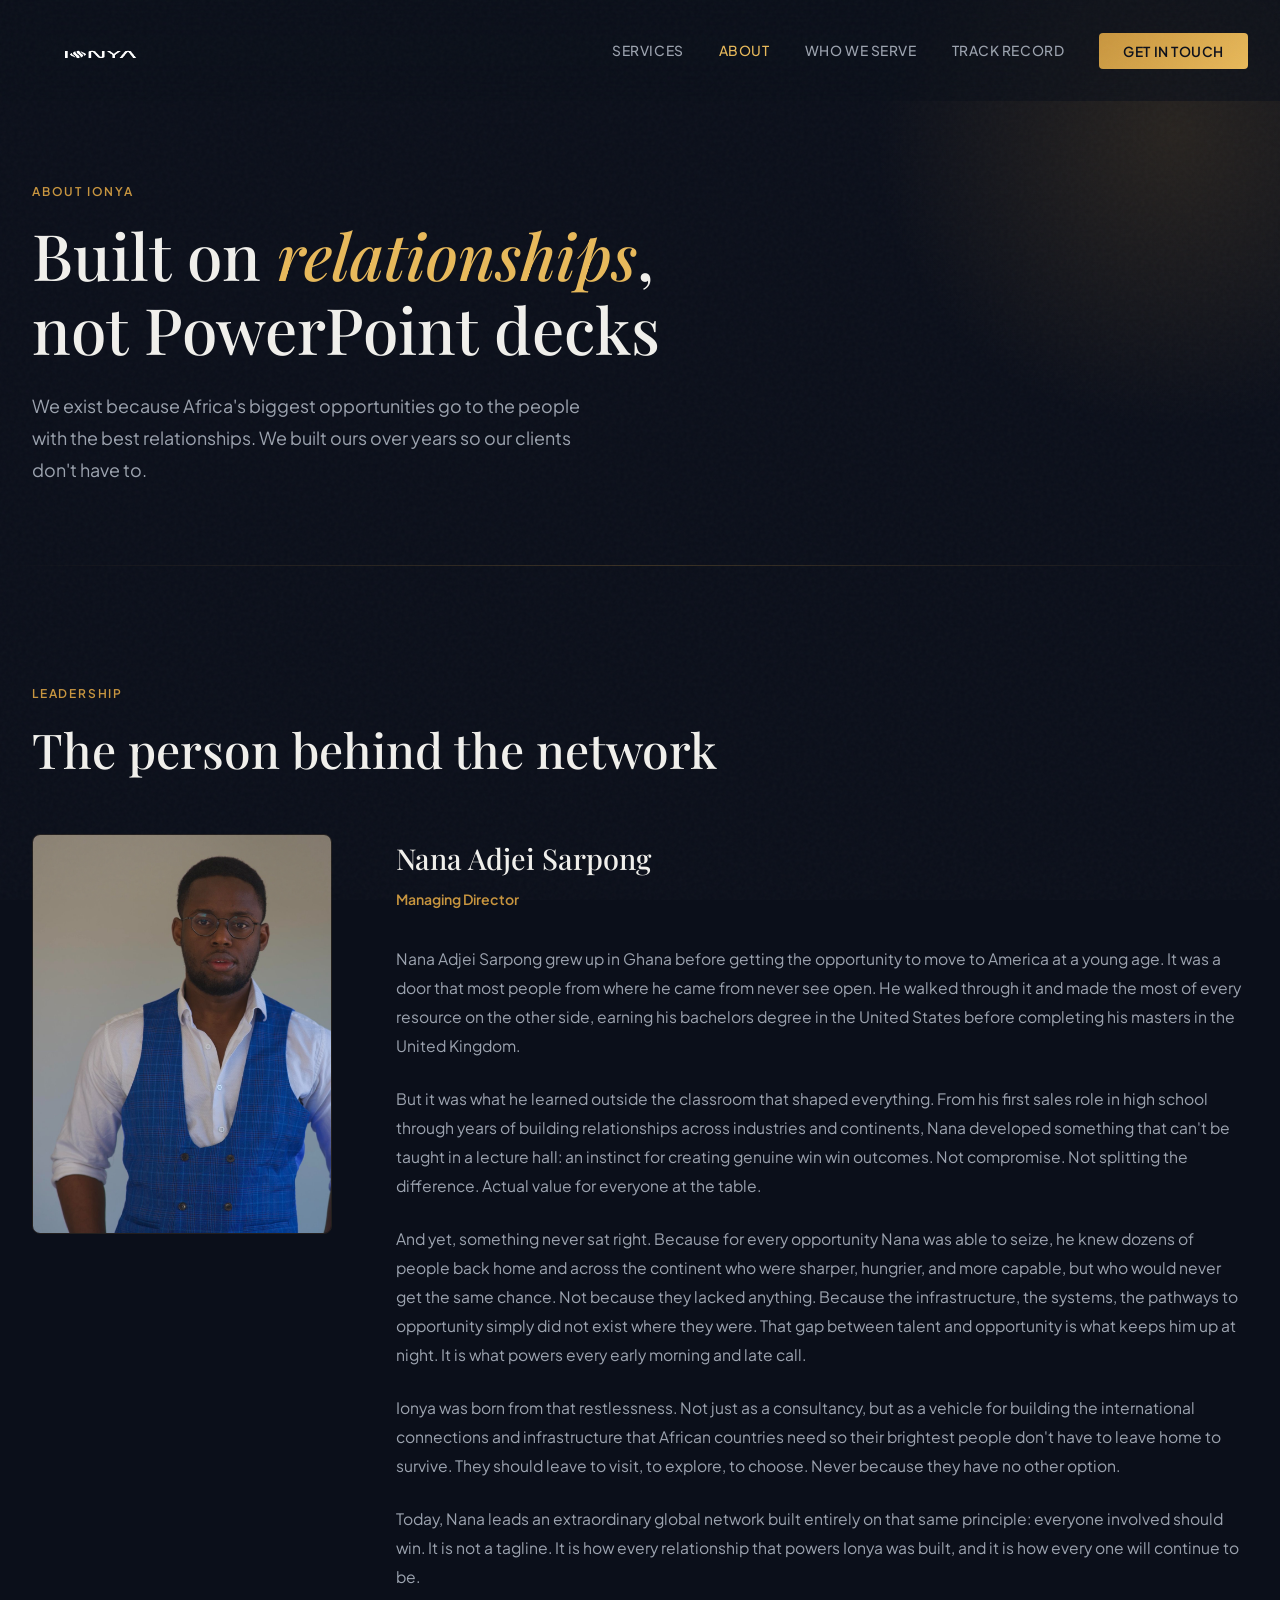
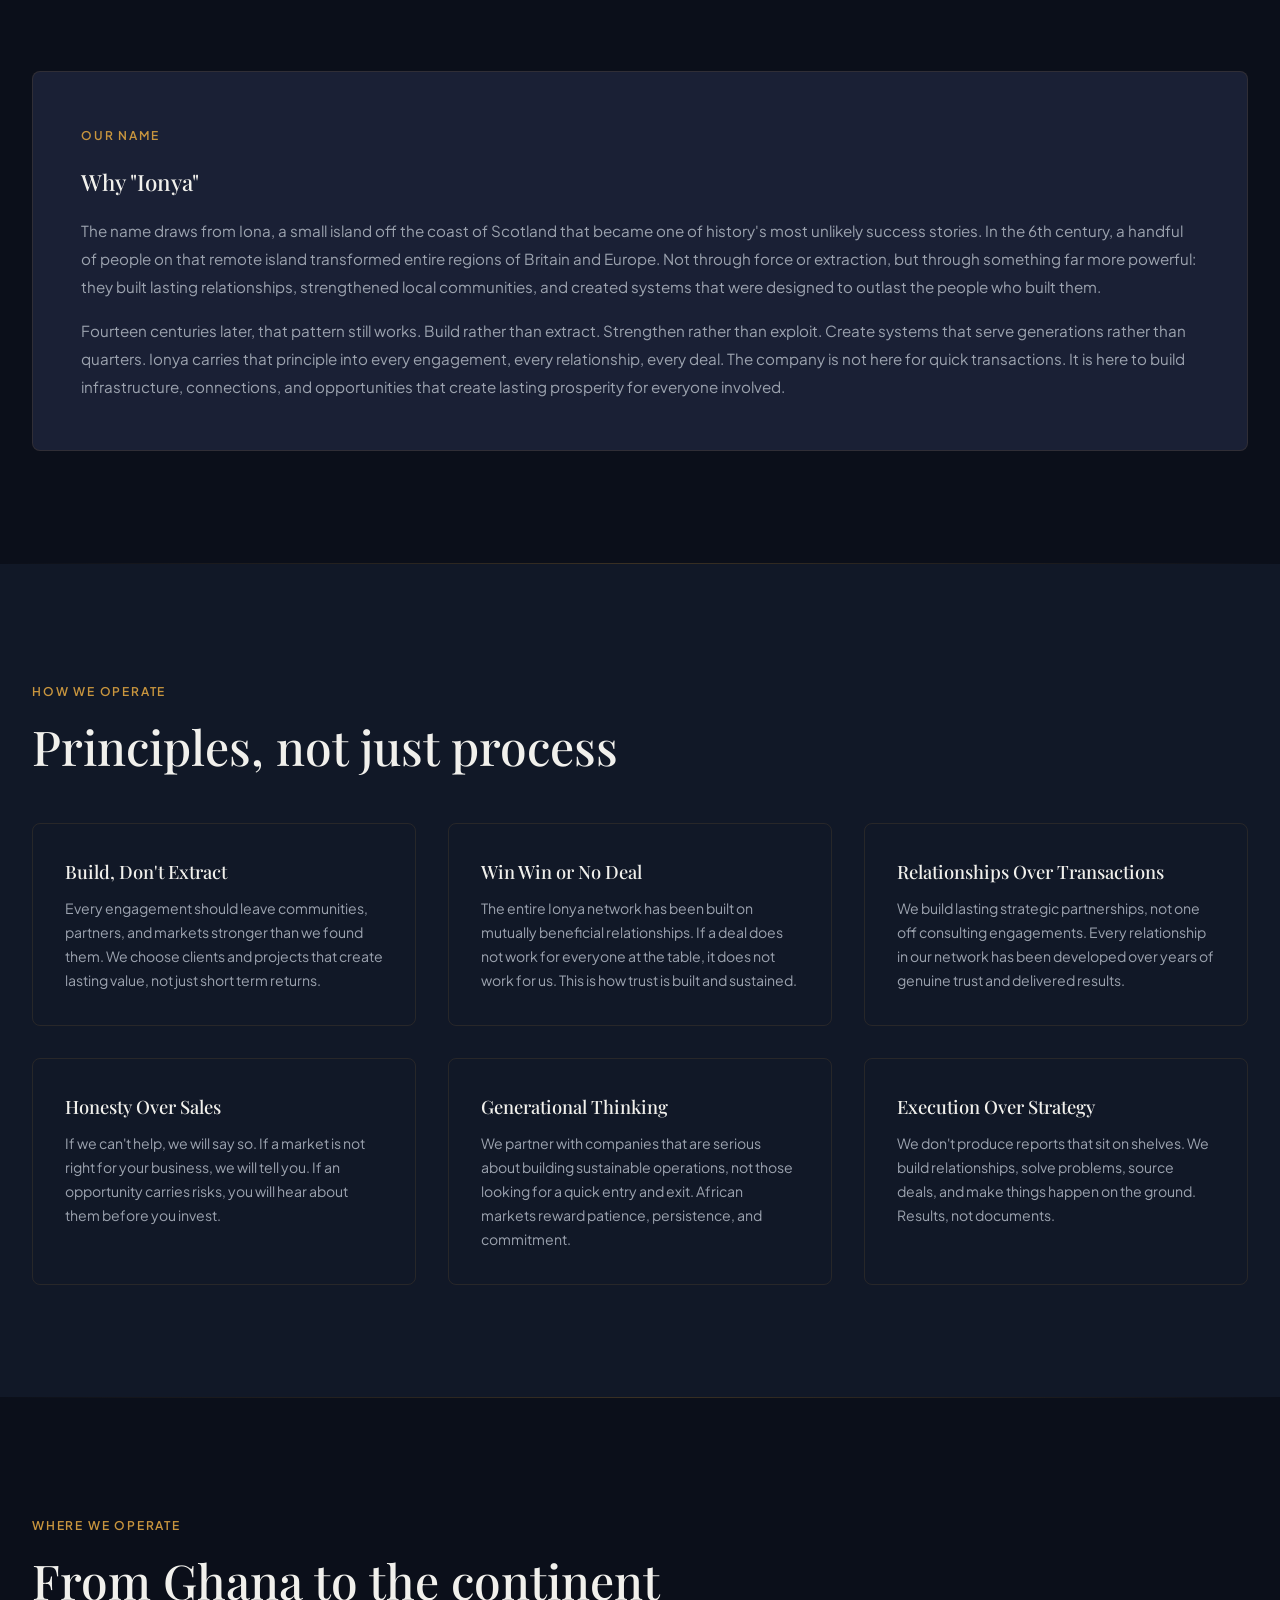
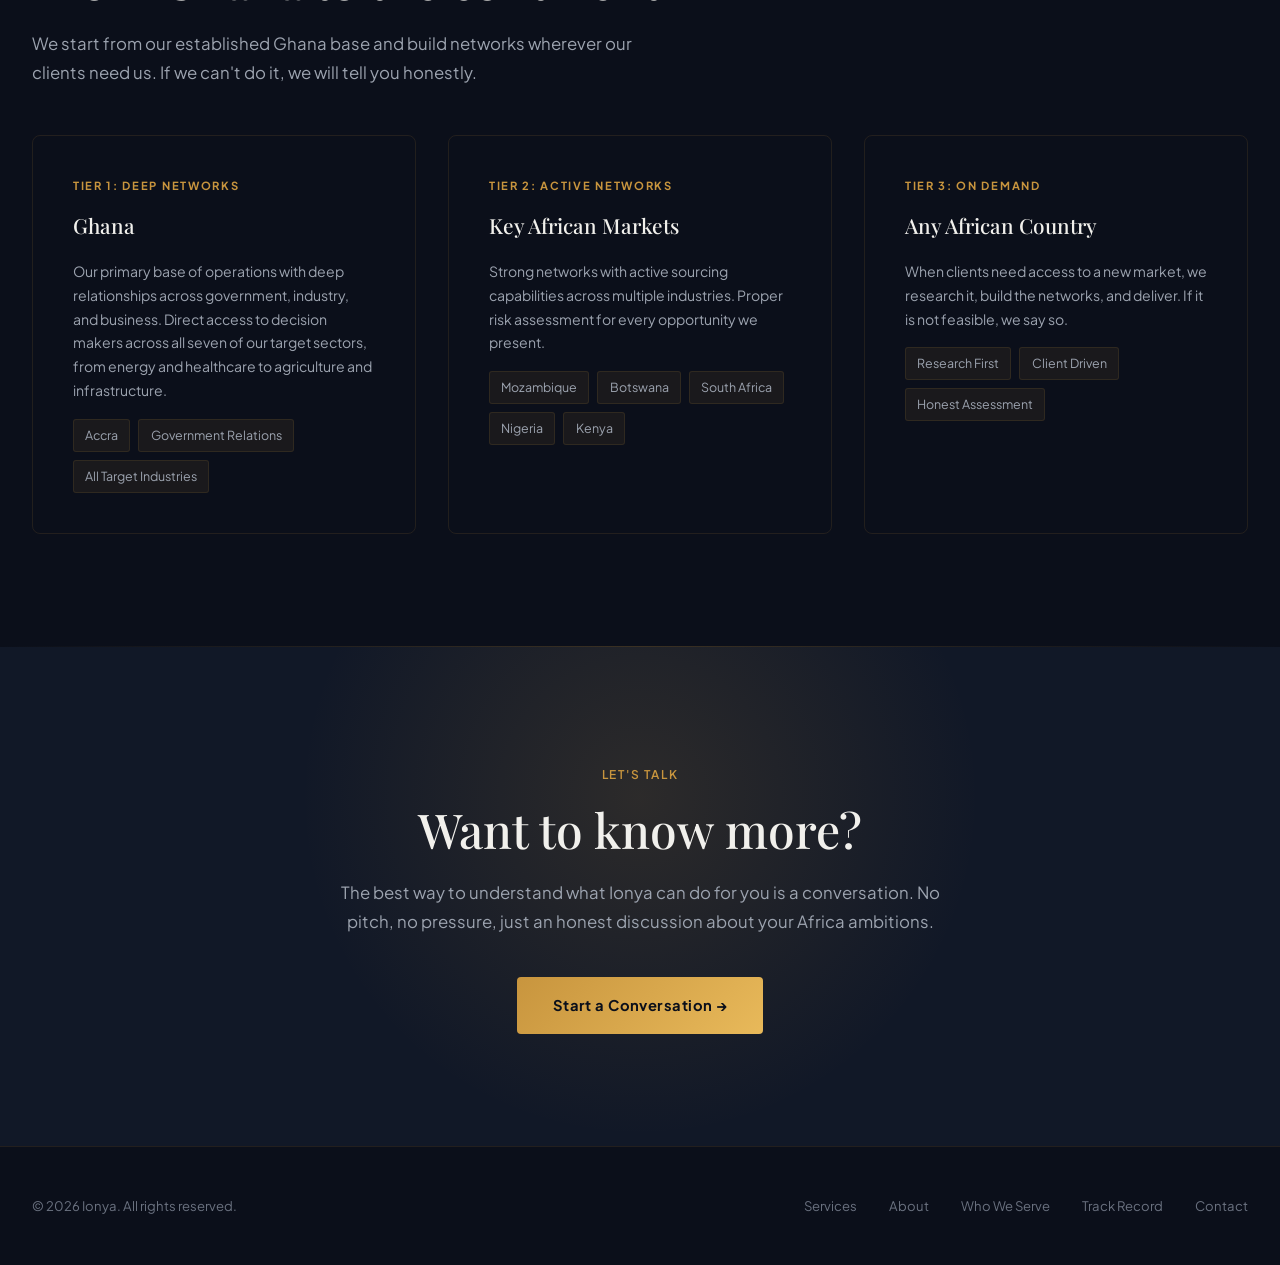
<file: about (4).html>
<!DOCTYPE html>
<html lang="en">
<head>
    <meta charset="UTF-8">
    <meta name="viewport" content="width=device-width, initial-scale=1.0">
    <title>About | Ionya</title>
    <meta name="description" content="Learn about Ionya, our founder Nana Adjei Sarpong, and why we built Africa's most connected strategic consultancy for international companies.">
    <link rel="preconnect" href="https://fonts.googleapis.com">
    <link rel="preconnect" href="https://fonts.gstatic.com" crossorigin>
    <link href="https://fonts.googleapis.com/css2?family=Playfair+Display:ital,wght@0,400;0,500;0,600;0,700;1,400;1,500&family=Plus+Jakarta+Sans:wght@300;400;500;600;700&display=swap" rel="stylesheet">
    <link rel="stylesheet" href="styles.css">
    <style>
        .founder-grid { display: grid; grid-template-columns: 300px 1fr; gap: 4rem; margin-top: 3.5rem; align-items: start; }
        .founder-photo {
            width: 100%; aspect-ratio: 3/4;
            border: 1px solid var(--border); border-radius: 8px;
            overflow: hidden;
        }
        .founder-photo img { width: 100%; height: 100%; object-fit: cover; object-position: center top; display: block; }
        .founder-content h3 { font-family: var(--font-display); font-size: 1.8rem; font-weight: 500; margin-bottom: 0.3rem; }
        .founder-title { color: var(--gold-primary); font-size: 0.88rem; font-weight: 600; margin-bottom: 2rem; }
        .founder-content p { color: var(--text-secondary); font-size: 0.98rem; line-height: 1.85; margin-bottom: 1.5rem; }
        .founder-links { display: flex; gap: 1rem; margin-top: 2rem; }
        .founder-link {
            display: inline-flex; align-items: center; gap: 0.5rem;
            color: var(--gold-primary); text-decoration: none;
            font-size: 0.88rem; font-weight: 600; transition: color 0.3s ease;
        }
        .founder-link:hover { color: var(--gold-light); }
        .name-story {
            margin-top: 3.5rem; padding: 3rem;
            background: var(--bg-card); border: 1px solid var(--border); border-radius: 8px;
        }
        .name-story h3 { font-family: var(--font-display); font-size: 1.4rem; font-weight: 500; margin-bottom: 1rem; }
        .name-story p { font-size: 0.95rem; color: var(--text-secondary); line-height: 1.85; margin-bottom: 1rem; }
        .name-story p:last-child { margin-bottom: 0; }
        .values-grid { display: grid; grid-template-columns: repeat(3, 1fr); gap: 2rem; margin-top: 3rem; }
        .value-card { padding: 2rem; border: 1px solid var(--border); border-radius: 8px; }
        .value-card h4 { font-family: var(--font-display); font-size: 1.15rem; font-weight: 500; margin-bottom: 0.6rem; }
        .value-card p { font-size: 0.88rem; color: var(--text-secondary); line-height: 1.7; }
        .geo-grid { display: grid; grid-template-columns: repeat(3, 1fr); gap: 2rem; margin-top: 3rem; }
        .geo-tier { padding: 2.5rem; border: 1px solid var(--border); border-radius: 8px; }
        .geo-tier-label { font-size: 0.7rem; font-weight: 700; letter-spacing: 0.15em; text-transform: uppercase; color: var(--gold-primary); margin-bottom: 0.8rem; }
        .geo-tier h4 { font-family: var(--font-display); font-size: 1.3rem; font-weight: 500; margin-bottom: 1rem; }
        .geo-tier p { font-size: 0.88rem; color: var(--text-secondary); line-height: 1.7; margin-bottom: 1rem; }
        .geo-countries { display: flex; flex-wrap: wrap; gap: 0.5rem; }
        @media (max-width: 768px) {
            .founder-grid { grid-template-columns: 1fr; gap: 2rem; }
            .founder-photo { max-width: 250px; }
            .values-grid, .geo-grid { grid-template-columns: 1fr; }
        }
    </style>
</head>
<body>

<nav id="navbar">
    <div class="nav-inner">
        <a href="/" class="nav-logo"><img src="ionya-logo-transparent.png" alt="Ionya"></a>
        <ul class="nav-links" id="navLinks">
            <li><a href="/services">Services</a></li>
            <li><a href="/about" class="active">About</a></li>
            <li><a href="/who-we-serve">Who We Serve</a></li>
            <li><a href="/track-record">Track Record</a></li>
            <li><a href="/contact" class="nav-cta">Get in Touch</a></li>
        </ul>
        <div class="mobile-toggle" onclick="document.getElementById('navLinks').classList.toggle('open')"><span></span><span></span><span></span></div>
    </div>
</nav>

<section class="page-hero">
    <div class="section-inner">
        <div class="section-label fade-in-1">About Ionya</div>
        <h1 class="fade-in-2">Built on <em>relationships</em>, not PowerPoint decks</h1>
        <p class="lead fade-in-3">We exist because Africa's biggest opportunities go to the people with the best relationships. We built ours over years so our clients don't have to.</p>
    </div>
</section>

<!-- FOUNDER -->
<section>
    <div class="section-inner">
        <div class="reveal">
            <div class="section-label">Leadership</div>
            <h2 class="section-title">The person behind the network</h2>
        </div>
        <div class="founder-grid reveal">
            <div class="founder-photo">
                <img src="nana-photo.jpg" alt="Nana Adjei Sarpong, Founder of Ionya">
            </div>
            <div class="founder-content">
                <h3>Nana Adjei Sarpong</h3>
                <div class="founder-title">Managing Director</div>
                <p>Nana Adjei Sarpong grew up in Ghana before getting the opportunity to move to America at a young age. It was a door that most people from where he came from never see open. He walked through it and made the most of every resource on the other side, earning his bachelors degree in the United States before completing his masters in the United Kingdom.</p>
                <p>But it was what he learned outside the classroom that shaped everything. From his first sales role in high school through years of building relationships across industries and continents, Nana developed something that can't be taught in a lecture hall: an instinct for creating genuine win win outcomes. Not compromise. Not splitting the difference. Actual value for everyone at the table.</p>
                <p>And yet, something never sat right. Because for every opportunity Nana was able to seize, he knew dozens of people back home and across the continent who were sharper, hungrier, and more capable, but who would never get the same chance. Not because they lacked anything. Because the infrastructure, the systems, the pathways to opportunity simply did not exist where they were. That gap between talent and opportunity is what keeps him up at night. It is what powers every early morning and late call.</p>
                <p>Ionya was born from that restlessness. Not just as a consultancy, but as a vehicle for building the international connections and infrastructure that African countries need so their brightest people don't have to leave home to survive. They should leave to visit, to explore, to choose. Never because they have no other option.</p>
                <p>Today, Nana leads an extraordinary global network built entirely on that same principle: everyone involved should win. It is not a tagline. It is how every relationship that powers Ionya was built, and it is how every one will continue to be.</p>
            </div>
        </div>

        <!-- NAME STORY -->
        <div class="name-story reveal">
            <div class="section-label">Our Name</div>
            <h3>Why "Ionya"</h3>
            <p>The name draws from Iona, a small island off the coast of Scotland that became one of history's most unlikely success stories. In the 6th century, a handful of people on that remote island transformed entire regions of Britain and Europe. Not through force or extraction, but through something far more powerful: they built lasting relationships, strengthened local communities, and created systems that were designed to outlast the people who built them.</p>
            <p>Fourteen centuries later, that pattern still works. Build rather than extract. Strengthen rather than exploit. Create systems that serve generations rather than quarters. Ionya carries that principle into every engagement, every relationship, every deal. The company is not here for quick transactions. It is here to build infrastructure, connections, and opportunities that create lasting prosperity for everyone involved.</p>
        </div>
    </div>
</section>

<div class="section-divider"></div>

<!-- VALUES -->
<section class="section-alt">
    <div class="section-inner">
        <div class="reveal">
            <div class="section-label">How We Operate</div>
            <h2 class="section-title">Principles, not just process</h2>
        </div>
        <div class="values-grid">
            <div class="value-card reveal">
                <h4>Build, Don't Extract</h4>
                <p>Every engagement should leave communities, partners, and markets stronger than we found them. We choose clients and projects that create lasting value, not just short term returns.</p>
            </div>
            <div class="value-card reveal">
                <h4>Win Win or No Deal</h4>
                <p>The entire Ionya network has been built on mutually beneficial relationships. If a deal does not work for everyone at the table, it does not work for us. This is how trust is built and sustained.</p>
            </div>
            <div class="value-card reveal">
                <h4>Relationships Over Transactions</h4>
                <p>We build lasting strategic partnerships, not one off consulting engagements. Every relationship in our network has been developed over years of genuine trust and delivered results.</p>
            </div>
            <div class="value-card reveal">
                <h4>Honesty Over Sales</h4>
                <p>If we can't help, we will say so. If a market is not right for your business, we will tell you. If an opportunity carries risks, you will hear about them before you invest.</p>
            </div>
            <div class="value-card reveal">
                <h4>Generational Thinking</h4>
                <p>We partner with companies that are serious about building sustainable operations, not those looking for a quick entry and exit. African markets reward patience, persistence, and commitment.</p>
            </div>
            <div class="value-card reveal">
                <h4>Execution Over Strategy</h4>
                <p>We don't produce reports that sit on shelves. We build relationships, solve problems, source deals, and make things happen on the ground. Results, not documents.</p>
            </div>
        </div>
    </div>
</section>

<div class="section-divider"></div>

<!-- GEOGRAPHY -->
<section>
    <div class="section-inner">
        <div class="reveal">
            <div class="section-label">Where We Operate</div>
            <h2 class="section-title">From Ghana to the continent</h2>
            <p class="section-subtitle">We start from our established Ghana base and build networks wherever our clients need us. If we can't do it, we will tell you honestly.</p>
        </div>
        <div class="geo-grid">
            <div class="geo-tier reveal">
                <div class="geo-tier-label">Tier 1: Deep Networks</div>
                <h4>Ghana</h4>
                <p>Our primary base of operations with deep relationships across government, industry, and business. Direct access to decision makers across all seven of our target sectors, from energy and healthcare to agriculture and infrastructure.</p>
                <div class="geo-countries">
                    <span class="tag-pill">Accra</span>
                    <span class="tag-pill">Government Relations</span>
                    <span class="tag-pill">All Target Industries</span>
                </div>
            </div>
            <div class="geo-tier reveal">
                <div class="geo-tier-label">Tier 2: Active Networks</div>
                <h4>Key African Markets</h4>
                <p>Strong networks with active sourcing capabilities across multiple industries. Proper risk assessment for every opportunity we present.</p>
                <div class="geo-countries">
                    <span class="tag-pill">Mozambique</span>
                    <span class="tag-pill">Botswana</span>
                    <span class="tag-pill">South Africa</span>
                    <span class="tag-pill">Nigeria</span>
                    <span class="tag-pill">Kenya</span>
                </div>
            </div>
            <div class="geo-tier reveal">
                <div class="geo-tier-label">Tier 3: On Demand</div>
                <h4>Any African Country</h4>
                <p>When clients need access to a new market, we research it, build the networks, and deliver. If it is not feasible, we say so.</p>
                <div class="geo-countries">
                    <span class="tag-pill">Research First</span>
                    <span class="tag-pill">Client Driven</span>
                    <span class="tag-pill">Honest Assessment</span>
                </div>
            </div>
        </div>
    </div>
</section>

<div class="section-divider"></div>

<section class="section-alt cta-section">
    <div class="section-inner">
        <div class="cta-content reveal">
            <div class="section-label">Let's Talk</div>
            <h2 class="section-title">Want to know more?</h2>
            <p class="section-subtitle">The best way to understand what Ionya can do for you is a conversation. No pitch, no pressure, just an honest discussion about your Africa ambitions.</p>
            <div class="cta-actions">
                <a href="/contact" class="btn-primary">Start a Conversation →</a>
            </div>
        </div>
    </div>
</section>

<footer><div class="footer-inner"><div class="footer-left">© 2026 Ionya. All rights reserved.</div><div class="footer-right"><a href="/services">Services</a><a href="/about">About</a><a href="/who-we-serve">Who We Serve</a><a href="/track-record">Track Record</a><a href="/contact">Contact</a></div></div></footer>
<script>
const navbar=document.getElementById('navbar');window.addEventListener('scroll',()=>navbar.classList.toggle('scrolled',window.scrollY>50));
document.querySelectorAll('.nav-links a').forEach(l=>l.addEventListener('click',()=>document.getElementById('navLinks').classList.remove('open')));
const r=document.querySelectorAll('.reveal');const o=new IntersectionObserver(e=>{e.forEach(x=>{if(x.isIntersecting){x.target.classList.add('visible');o.unobserve(x.target)}})},{threshold:0.1,rootMargin:'0px 0px -50px 0px'});r.forEach(el=>o.observe(el));
</script>
</body>
</html>
</file>
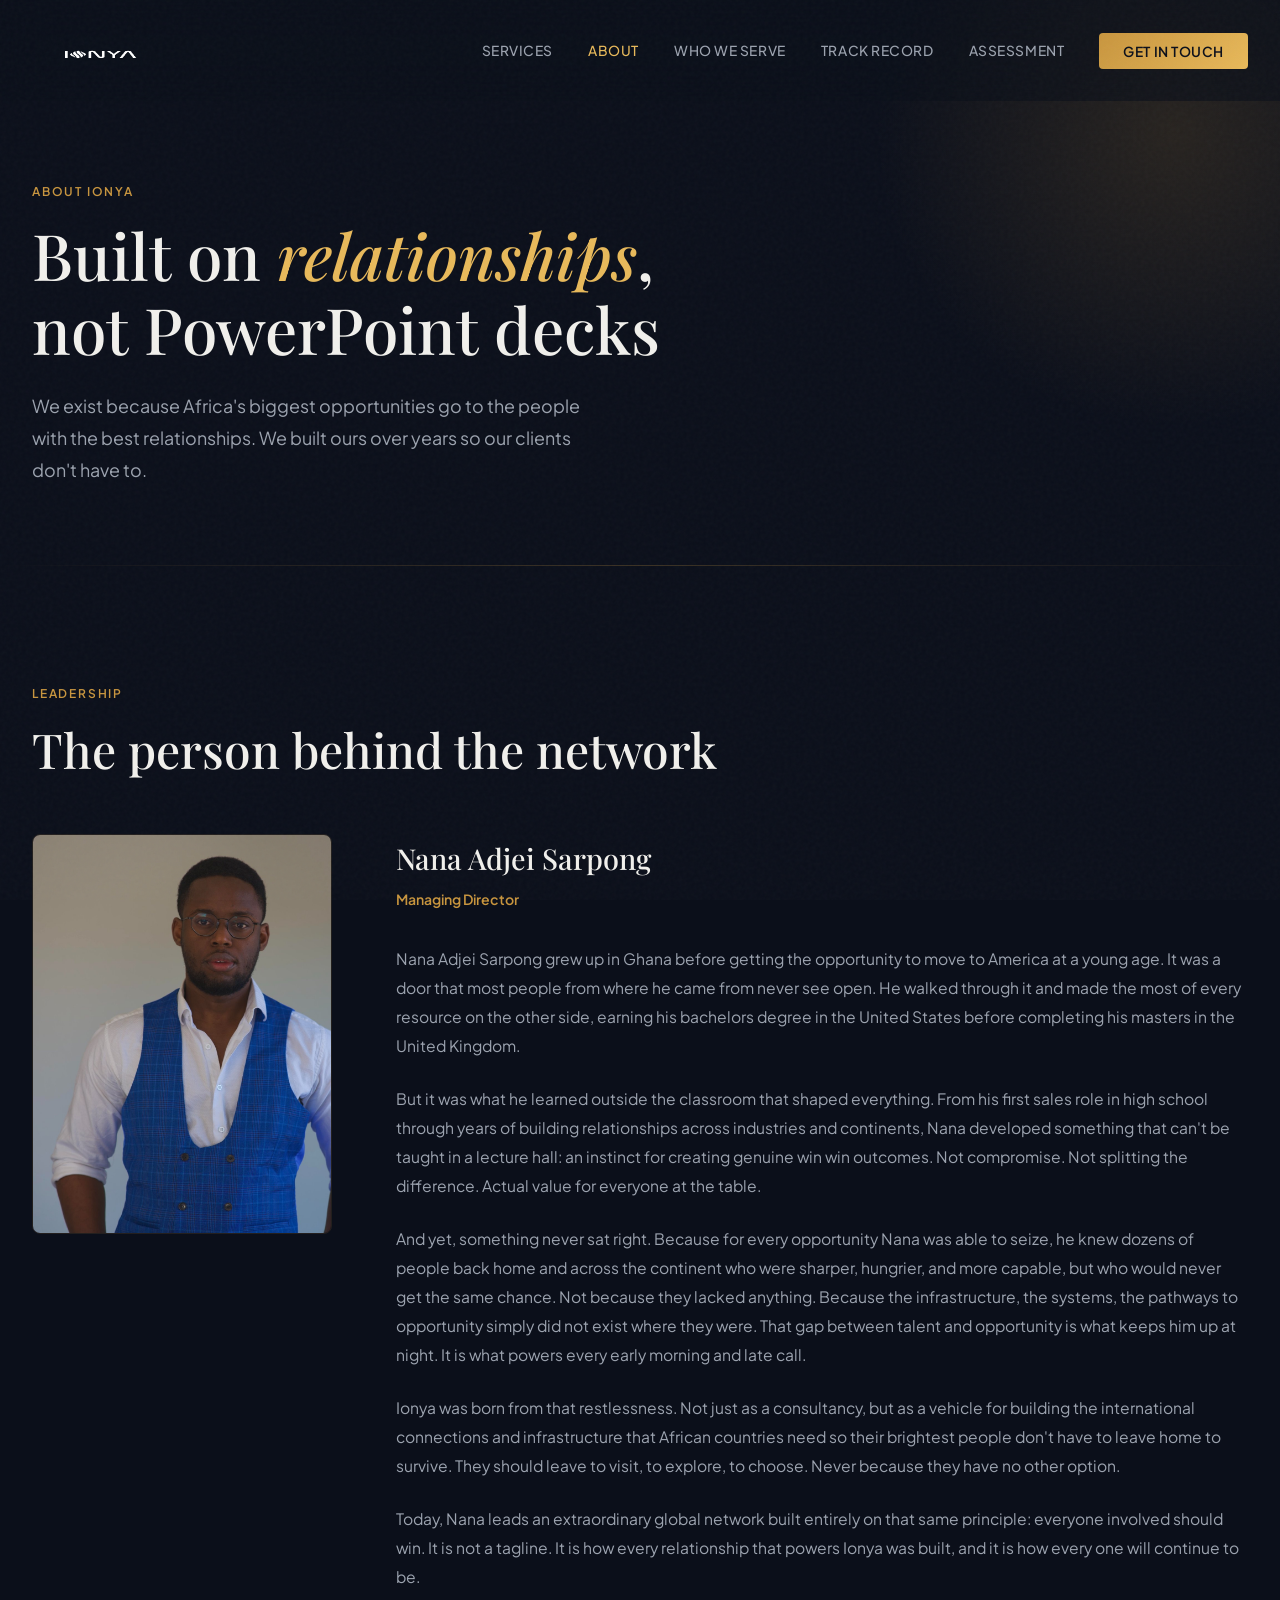
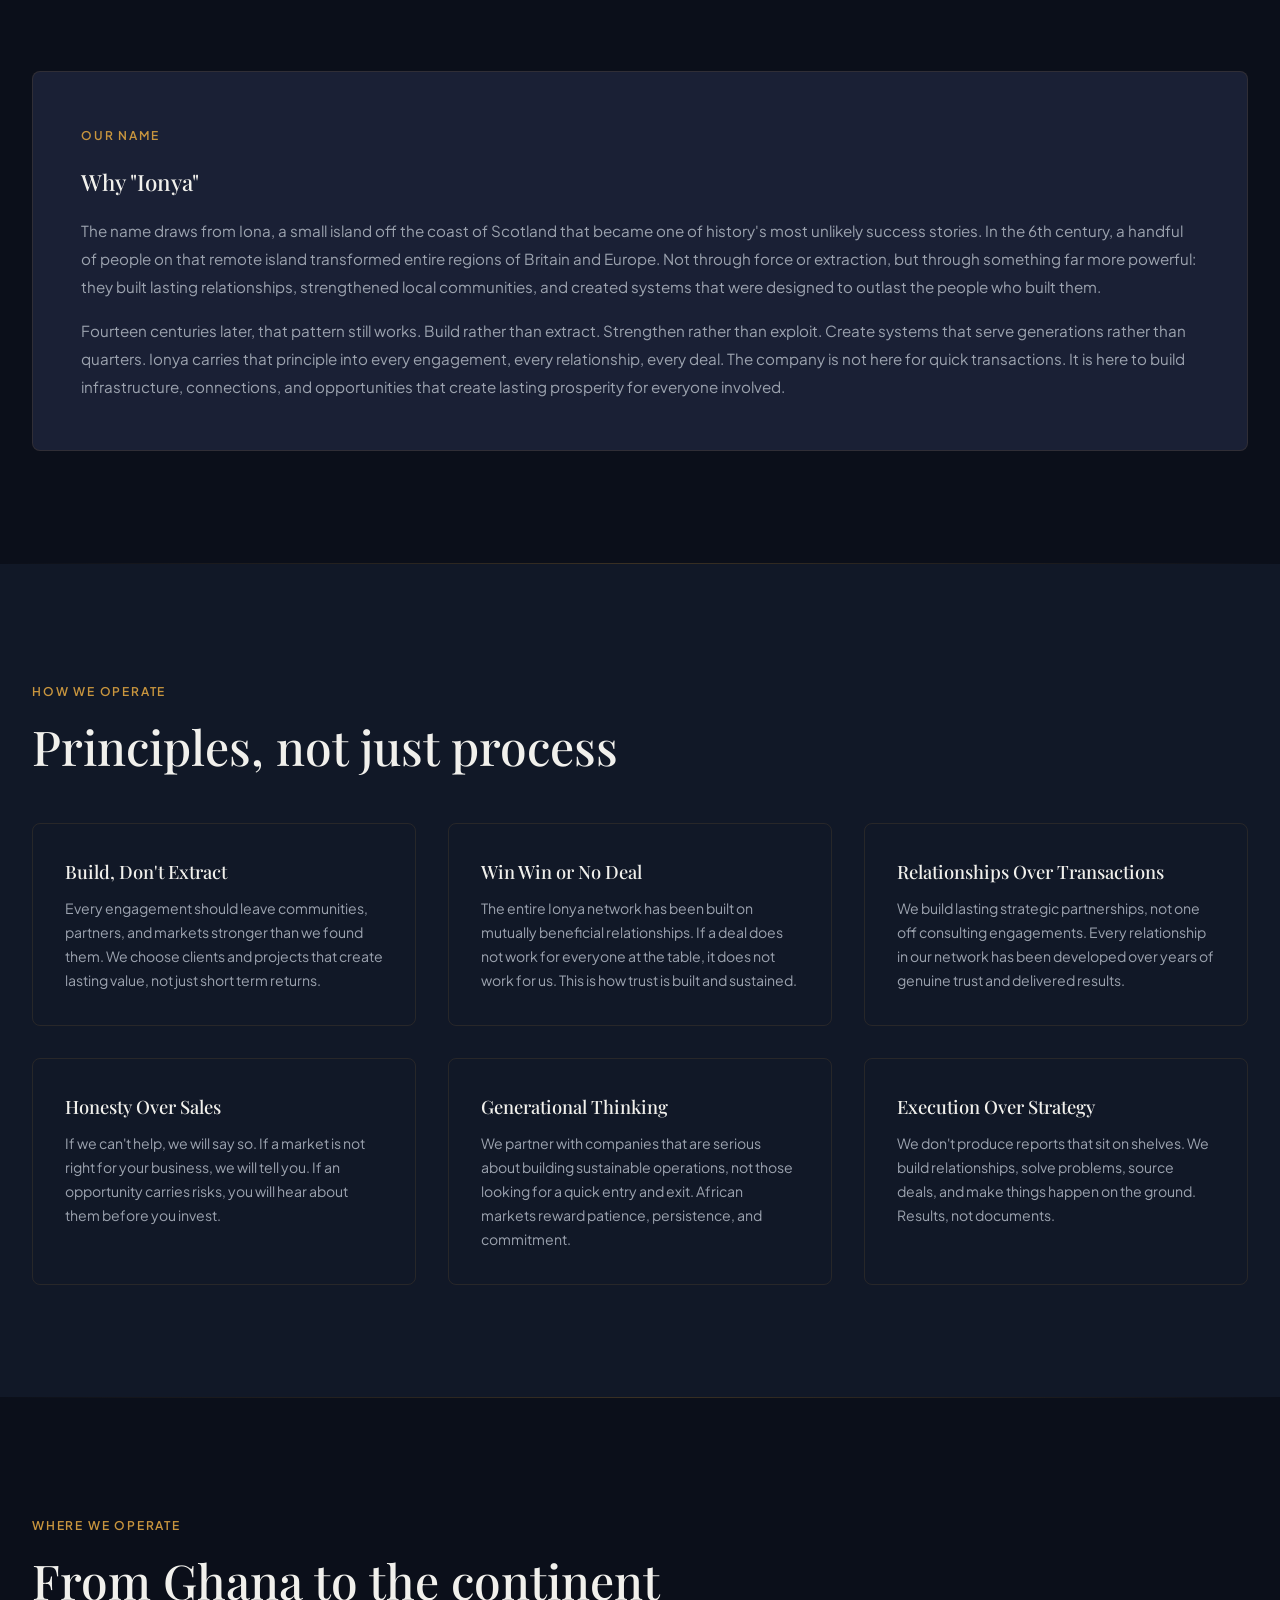
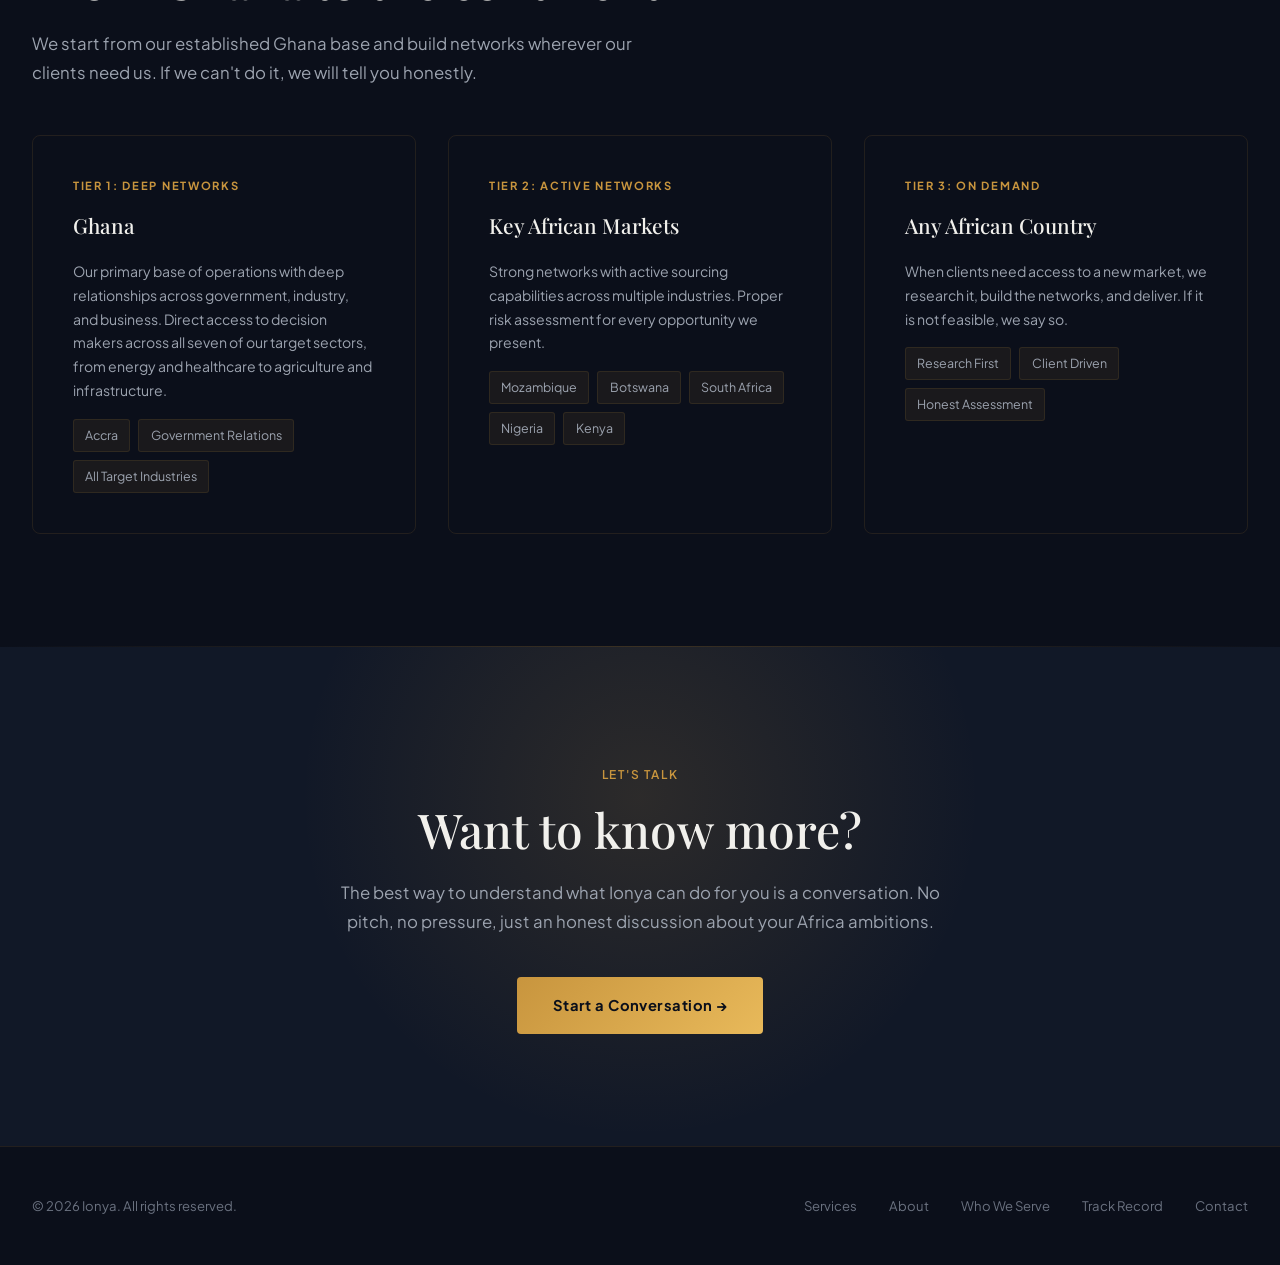
<file: about.html>
<!DOCTYPE html>
<html lang="en">
<head>
    <meta charset="UTF-8">
    <meta name="viewport" content="width=device-width, initial-scale=1.0">
    <title>About | Ionya</title>
    <meta name="description" content="Learn about Ionya, our founder Nana Adjei Sarpong, and why we built Africa's most connected strategic consultancy for international companies.">
    <link rel="icon" href="/favicon.ico" type="image/x-icon">
    <link rel="preconnect" href="https://fonts.googleapis.com">
    <link rel="icon" href="/favicon.ico" type="image/x-icon">
    <link rel="preconnect" href="https://fonts.gstatic.com" crossorigin>
    <link href="https://fonts.googleapis.com/css2?family=Playfair+Display:ital,wght@0,400;0,500;0,600;0,700;1,400;1,500&family=Plus+Jakarta+Sans:wght@300;400;500;600;700&display=swap" rel="stylesheet">
    <link rel="stylesheet" href="styles.css">
    <style>
        .founder-grid { display: grid; grid-template-columns: 300px 1fr; gap: 4rem; margin-top: 3.5rem; align-items: start; }
        .founder-photo {
            width: 100%; aspect-ratio: 3/4;
            border: 1px solid var(--border); border-radius: 8px;
            overflow: hidden;
        }
        .founder-photo img { width: 100%; height: 100%; object-fit: cover; object-position: center top; display: block; }
        .founder-content h3 { font-family: var(--font-display); font-size: 1.8rem; font-weight: 500; margin-bottom: 0.3rem; }
        .founder-title { color: var(--gold-primary); font-size: 0.88rem; font-weight: 600; margin-bottom: 2rem; }
        .founder-content p { color: var(--text-secondary); font-size: 0.98rem; line-height: 1.85; margin-bottom: 1.5rem; }
        .founder-links { display: flex; gap: 1rem; margin-top: 2rem; }
        .founder-link {
            display: inline-flex; align-items: center; gap: 0.5rem;
            color: var(--gold-primary); text-decoration: none;
            font-size: 0.88rem; font-weight: 600; transition: color 0.3s ease;
        }
        .founder-link:hover { color: var(--gold-light); }
        .name-story {
            margin-top: 3.5rem; padding: 3rem;
            background: var(--bg-card); border: 1px solid var(--border); border-radius: 8px;
        }
        .name-story h3 { font-family: var(--font-display); font-size: 1.4rem; font-weight: 500; margin-bottom: 1rem; }
        .name-story p { font-size: 0.95rem; color: var(--text-secondary); line-height: 1.85; margin-bottom: 1rem; }
        .name-story p:last-child { margin-bottom: 0; }
        .values-grid { display: grid; grid-template-columns: repeat(3, 1fr); gap: 2rem; margin-top: 3rem; }
        .value-card { padding: 2rem; border: 1px solid var(--border); border-radius: 8px; }
        .value-card h4 { font-family: var(--font-display); font-size: 1.15rem; font-weight: 500; margin-bottom: 0.6rem; }
        .value-card p { font-size: 0.88rem; color: var(--text-secondary); line-height: 1.7; }
        .geo-grid { display: grid; grid-template-columns: repeat(3, 1fr); gap: 2rem; margin-top: 3rem; }
        .geo-tier { padding: 2.5rem; border: 1px solid var(--border); border-radius: 8px; }
        .geo-tier-label { font-size: 0.7rem; font-weight: 700; letter-spacing: 0.15em; text-transform: uppercase; color: var(--gold-primary); margin-bottom: 0.8rem; }
        .geo-tier h4 { font-family: var(--font-display); font-size: 1.3rem; font-weight: 500; margin-bottom: 1rem; }
        .geo-tier p { font-size: 0.88rem; color: var(--text-secondary); line-height: 1.7; margin-bottom: 1rem; }
        .geo-countries { display: flex; flex-wrap: wrap; gap: 0.5rem; }
        @media (max-width: 768px) {
            .founder-grid { grid-template-columns: 1fr; gap: 2rem; }
            .founder-photo { max-width: 250px; }
            .values-grid, .geo-grid { grid-template-columns: 1fr; }
        }
    </style>
</head>
<body>

<nav id="navbar">
    <div class="nav-inner">
        <a href="/" class="nav-logo"><img src="ionya-logo-transparent.png" alt="Ionya"></a>
        <ul class="nav-links" id="navLinks">
            <li><a href="/services">Services</a></li>
            <li><a href="/about" class="active">About</a></li>
            <li><a href="/who-we-serve">Who We Serve</a></li>
            <li><a href="/track-record">Track Record</a></li>
            <li><a href="/assessment.html">Assessment</a></li>
            <li><a href="/contact" class="nav-cta">Get in Touch</a></li>
        </ul>
        <div class="mobile-toggle" onclick="document.getElementById('navLinks').classList.toggle('open')"><span></span><span></span><span></span></div>
    </div>
</nav>

<section class="page-hero">
    <div class="section-inner">
        <div class="section-label fade-in-1">About Ionya</div>
        <h1 class="fade-in-2">Built on <em>relationships</em>, not PowerPoint decks</h1>
        <p class="lead fade-in-3">We exist because Africa's biggest opportunities go to the people with the best relationships. We built ours over years so our clients don't have to.</p>
    </div>
</section>

<!-- FOUNDER -->
<section>
    <div class="section-inner">
        <div class="reveal">
            <div class="section-label">Leadership</div>
            <h2 class="section-title">The person behind the network</h2>
        </div>
        <div class="founder-grid reveal">
            <div class="founder-photo">
                <img src="nana-photo.jpg" alt="Nana Adjei Sarpong, Founder of Ionya">
            </div>
            <div class="founder-content">
                <h3>Nana Adjei Sarpong</h3>
                <div class="founder-title">Managing Director</div>
                <p>Nana Adjei Sarpong grew up in Ghana before getting the opportunity to move to America at a young age. It was a door that most people from where he came from never see open. He walked through it and made the most of every resource on the other side, earning his bachelors degree in the United States before completing his masters in the United Kingdom.</p>
                <p>But it was what he learned outside the classroom that shaped everything. From his first sales role in high school through years of building relationships across industries and continents, Nana developed something that can't be taught in a lecture hall: an instinct for creating genuine win win outcomes. Not compromise. Not splitting the difference. Actual value for everyone at the table.</p>
                <p>And yet, something never sat right. Because for every opportunity Nana was able to seize, he knew dozens of people back home and across the continent who were sharper, hungrier, and more capable, but who would never get the same chance. Not because they lacked anything. Because the infrastructure, the systems, the pathways to opportunity simply did not exist where they were. That gap between talent and opportunity is what keeps him up at night. It is what powers every early morning and late call.</p>
                <p>Ionya was born from that restlessness. Not just as a consultancy, but as a vehicle for building the international connections and infrastructure that African countries need so their brightest people don't have to leave home to survive. They should leave to visit, to explore, to choose. Never because they have no other option.</p>
                <p>Today, Nana leads an extraordinary global network built entirely on that same principle: everyone involved should win. It is not a tagline. It is how every relationship that powers Ionya was built, and it is how every one will continue to be.</p>
            </div>
        </div>

        <!-- NAME STORY -->
        <div class="name-story reveal">
            <div class="section-label">Our Name</div>
            <h3>Why "Ionya"</h3>
            <p>The name draws from Iona, a small island off the coast of Scotland that became one of history's most unlikely success stories. In the 6th century, a handful of people on that remote island transformed entire regions of Britain and Europe. Not through force or extraction, but through something far more powerful: they built lasting relationships, strengthened local communities, and created systems that were designed to outlast the people who built them.</p>
            <p>Fourteen centuries later, that pattern still works. Build rather than extract. Strengthen rather than exploit. Create systems that serve generations rather than quarters. Ionya carries that principle into every engagement, every relationship, every deal. The company is not here for quick transactions. It is here to build infrastructure, connections, and opportunities that create lasting prosperity for everyone involved.</p>
        </div>
    </div>
</section>

<div class="section-divider"></div>

<!-- VALUES -->
<section class="section-alt">
    <div class="section-inner">
        <div class="reveal">
            <div class="section-label">How We Operate</div>
            <h2 class="section-title">Principles, not just process</h2>
        </div>
        <div class="values-grid">
            <div class="value-card reveal">
                <h4>Build, Don't Extract</h4>
                <p>Every engagement should leave communities, partners, and markets stronger than we found them. We choose clients and projects that create lasting value, not just short term returns.</p>
            </div>
            <div class="value-card reveal">
                <h4>Win Win or No Deal</h4>
                <p>The entire Ionya network has been built on mutually beneficial relationships. If a deal does not work for everyone at the table, it does not work for us. This is how trust is built and sustained.</p>
            </div>
            <div class="value-card reveal">
                <h4>Relationships Over Transactions</h4>
                <p>We build lasting strategic partnerships, not one off consulting engagements. Every relationship in our network has been developed over years of genuine trust and delivered results.</p>
            </div>
            <div class="value-card reveal">
                <h4>Honesty Over Sales</h4>
                <p>If we can't help, we will say so. If a market is not right for your business, we will tell you. If an opportunity carries risks, you will hear about them before you invest.</p>
            </div>
            <div class="value-card reveal">
                <h4>Generational Thinking</h4>
                <p>We partner with companies that are serious about building sustainable operations, not those looking for a quick entry and exit. African markets reward patience, persistence, and commitment.</p>
            </div>
            <div class="value-card reveal">
                <h4>Execution Over Strategy</h4>
                <p>We don't produce reports that sit on shelves. We build relationships, solve problems, source deals, and make things happen on the ground. Results, not documents.</p>
            </div>
        </div>
    </div>
</section>

<div class="section-divider"></div>

<!-- GEOGRAPHY -->
<section>
    <div class="section-inner">
        <div class="reveal">
            <div class="section-label">Where We Operate</div>
            <h2 class="section-title">From Ghana to the continent</h2>
            <p class="section-subtitle">We start from our established Ghana base and build networks wherever our clients need us. If we can't do it, we will tell you honestly.</p>
        </div>
        <div class="geo-grid">
            <div class="geo-tier reveal">
                <div class="geo-tier-label">Tier 1: Deep Networks</div>
                <h4>Ghana</h4>
                <p>Our primary base of operations with deep relationships across government, industry, and business. Direct access to decision makers across all seven of our target sectors, from energy and healthcare to agriculture and infrastructure.</p>
                <div class="geo-countries">
                    <span class="tag-pill">Accra</span>
                    <span class="tag-pill">Government Relations</span>
                    <span class="tag-pill">All Target Industries</span>
                </div>
            </div>
            <div class="geo-tier reveal">
                <div class="geo-tier-label">Tier 2: Active Networks</div>
                <h4>Key African Markets</h4>
                <p>Strong networks with active sourcing capabilities across multiple industries. Proper risk assessment for every opportunity we present.</p>
                <div class="geo-countries">
                    <span class="tag-pill">Mozambique</span>
                    <span class="tag-pill">Botswana</span>
                    <span class="tag-pill">South Africa</span>
                    <span class="tag-pill">Nigeria</span>
                    <span class="tag-pill">Kenya</span>
                </div>
            </div>
            <div class="geo-tier reveal">
                <div class="geo-tier-label">Tier 3: On Demand</div>
                <h4>Any African Country</h4>
                <p>When clients need access to a new market, we research it, build the networks, and deliver. If it is not feasible, we say so.</p>
                <div class="geo-countries">
                    <span class="tag-pill">Research First</span>
                    <span class="tag-pill">Client Driven</span>
                    <span class="tag-pill">Honest Assessment</span>
                </div>
            </div>
        </div>
    </div>
</section>

<div class="section-divider"></div>

<section class="section-alt cta-section">
    <div class="section-inner">
        <div class="cta-content reveal">
            <div class="section-label">Let's Talk</div>
            <h2 class="section-title">Want to know more?</h2>
            <p class="section-subtitle">The best way to understand what Ionya can do for you is a conversation. No pitch, no pressure, just an honest discussion about your Africa ambitions.</p>
            <div class="cta-actions">
                <a href="/contact" class="btn-primary">Start a Conversation →</a>
            </div>
        </div>
    </div>
</section>

<footer><div class="footer-inner"><div class="footer-left">© 2026 Ionya. All rights reserved.</div><div class="footer-right"><a href="/services">Services</a><a href="/about">About</a><a href="/who-we-serve">Who We Serve</a><a href="/track-record">Track Record</a><a href="/contact">Contact</a></div></div></footer>
<script>
const navbar=document.getElementById('navbar');window.addEventListener('scroll',()=>navbar.classList.toggle('scrolled',window.scrollY>50));
document.querySelectorAll('.nav-links a').forEach(l=>l.addEventListener('click',()=>document.getElementById('navLinks').classList.remove('open')));
const r=document.querySelectorAll('.reveal');const o=new IntersectionObserver(e=>{e.forEach(x=>{if(x.isIntersecting){x.target.classList.add('visible');o.unobserve(x.target)}})},{threshold:0.1,rootMargin:'0px 0px -50px 0px'});r.forEach(el=>o.observe(el));
</script>
</body>
</html>
</file>
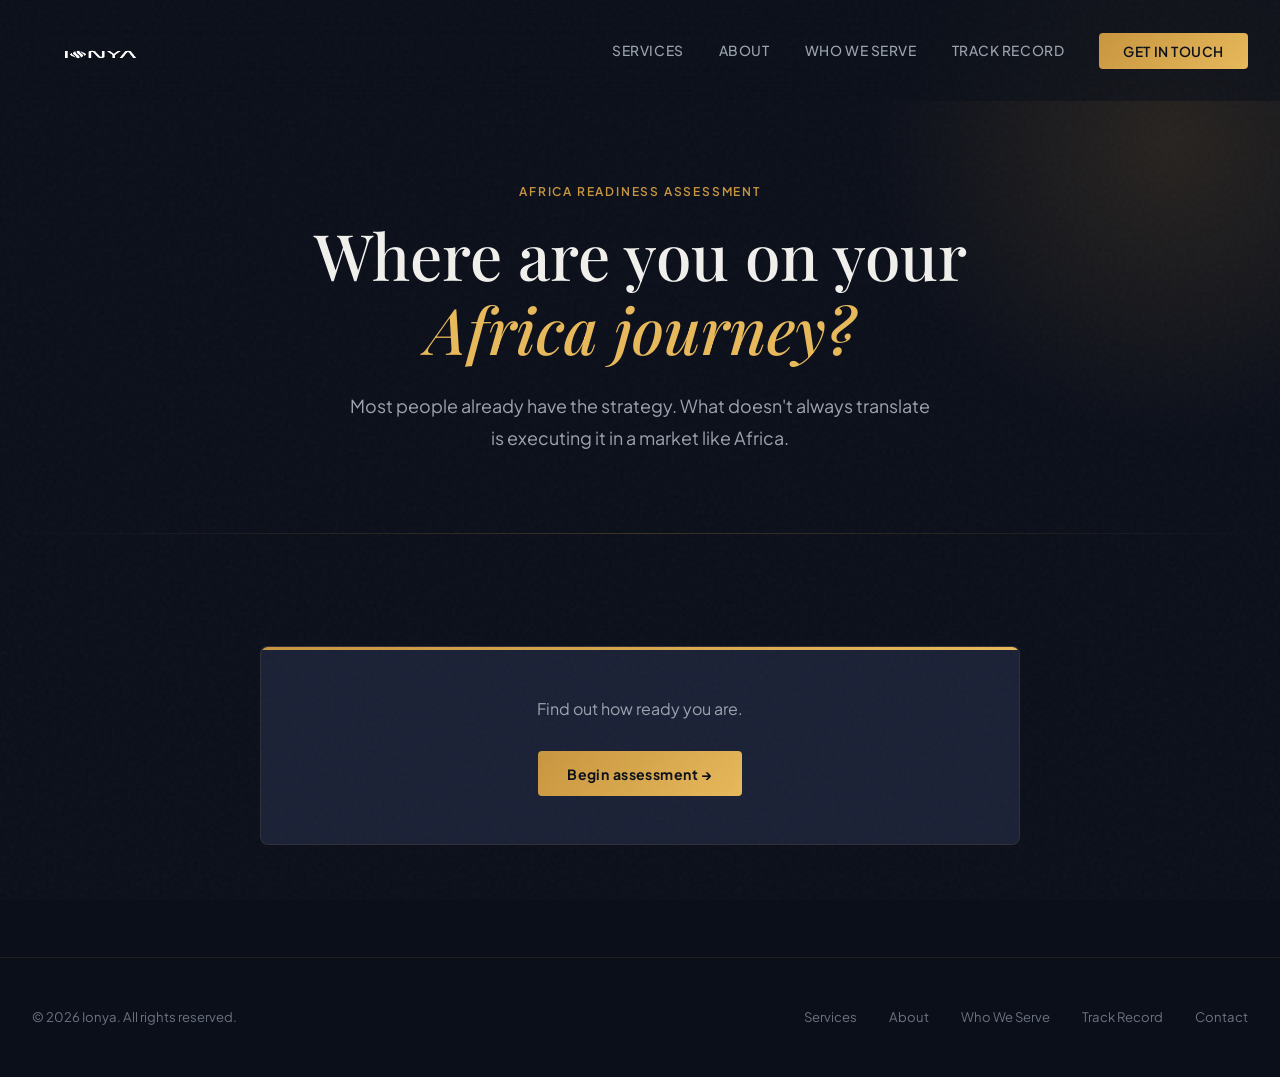
<file: assessment.html>
<!DOCTYPE html>
<html lang="en">
<head>
    <meta charset="UTF-8">
    <meta name="viewport" content="width=device-width, initial-scale=1.0">
    <title>Africa Readiness Assessment | Ionya</title>
    <meta name="description" content="A two-minute assessment to understand where you stand on market entry, operations, expansion, or investment sourcing across Africa.">
    <link rel="icon" href="/favicon.ico" type="image/x-icon">
    <link rel="preconnect" href="https://fonts.googleapis.com">
    <link rel="icon" href="/favicon.ico" type="image/x-icon">
    <link rel="preconnect" href="https://fonts.gstatic.com" crossorigin>
    <link href="https://fonts.googleapis.com/css2?family=Playfair+Display:ital,wght@0,400;0,500;0,600;0,700;1,400;1,500&family=Plus+Jakarta+Sans:wght@300;400;500;600;700&display=swap" rel="stylesheet">
    <link rel="stylesheet" href="styles.css">
    <style>
        /* ===== Assessment-specific styles, built on the site's existing tokens ===== */
        .assess-wrap { max-width: 760px; margin: 0 auto; }

        /* Center this page's hero only — doesn't affect other pages' page-hero styling */
        .page-hero .section-inner { text-align: center; }
        .page-hero .section-label { justify-content: center; }
        .page-hero h1 { margin-left: auto; margin-right: auto; }
        .page-hero .lead { margin-left: auto; margin-right: auto; }
        #intro .assess-card p { text-align: center; }
        #intro .assess-card { text-align: center; }

        .route { display: flex; align-items: center; margin-bottom: 3rem; gap: 0; }
        .waypoint { width: 10px; height: 10px; border-radius: 50%; background: var(--border-strong); flex: none; transition: all .3s ease; }
        .waypoint.done { background: var(--gold-primary); }
        .waypoint.active { background: var(--gold-light); width: 13px; height: 13px; box-shadow: 0 0 12px var(--gold-glow); }
        .leg { flex: 1; height: 1px; background: var(--border-strong); }
        .leg.done { background: var(--gold-primary); }

        .assess-card {
            background: var(--bg-card); border: 1px solid var(--border);
            border-radius: 8px; padding: 3rem; position: relative; overflow: hidden;
        }
        .assess-card::before {
            content: ''; position: absolute; top: 0; left: 0; right: 0; height: 3px;
            background: linear-gradient(90deg, var(--gold-primary), var(--gold-light));
        }

        .step-eyebrow {
            font-size: 0.75rem; font-weight: 600; letter-spacing: 0.15em; text-transform: uppercase;
            color: var(--gold-primary); margin-bottom: 0.75rem;
        }
        .step-q { font-family: var(--font-display); font-size: 1.6rem; font-weight: 500; margin-bottom: 0.5rem; line-height: 1.3; }
        .step-hint { font-size: 0.88rem; color: var(--text-muted); margin-bottom: 1.75rem; }

        .options { display: flex; flex-direction: column; gap: 0.7rem; }
        .opt {
            text-align: left; background: var(--bg-secondary); border: 1px solid var(--border);
            border-radius: 6px; padding: 1rem 1.3rem; font-family: var(--font-body); font-size: 0.95rem;
            color: var(--text-primary); cursor: pointer; transition: all 0.2s ease;
        }
        .opt:hover { border-color: var(--gold-primary); background: var(--gold-subtle); }
        .opt.selected { border-color: var(--gold-primary); background: var(--gold-subtle); }
        .opt:focus-visible { outline: 2px solid var(--gold-light); outline-offset: 2px; }
        .opt .opt-tags { display: block; font-size: 0.72rem; color: var(--text-muted); margin-top: 0.3rem; letter-spacing: 0.04em; text-transform: uppercase; }

        .search-input {
            width: 100%; font-family: var(--font-body); font-size: 0.9rem; color: var(--text-primary);
            background: var(--bg-secondary); border: 1px solid var(--border); border-radius: 6px;
            padding: 0.8rem 1.1rem; margin-bottom: 0.8rem;
        }
        .search-input::placeholder { color: var(--text-muted); }
        .search-input:focus { outline: 2px solid var(--gold-light); outline-offset: 2px; }

        .undecided-toggle {
            text-align: left; background: transparent; border: 1px dashed var(--border-strong);
            border-radius: 6px; padding: 0.85rem 1.1rem; font-family: var(--font-body); font-size: 0.9rem;
            color: var(--text-secondary); cursor: pointer; margin-bottom: 1rem; transition: all 0.2s ease; width: 100%;
        }
        .undecided-toggle.selected { border: 1px solid var(--gold-primary); background: var(--gold-subtle); color: var(--text-primary); }

        .region-divider {
            font-size: 0.7rem; font-weight: 600; letter-spacing: 0.1em; text-transform: uppercase;
            color: var(--text-muted); margin: 1rem 0 0.5rem; padding-top: 0.6rem; border-top: 1px solid var(--border);
        }
        .region-divider:first-of-type { border-top: none; padding-top: 0; margin-top: 0; }
        .country-list { max-height: 260px; overflow-y: auto; padding-right: 6px; }
        .country-opt {
            text-align: left; width: 100%; background: var(--bg-secondary); border: 1px solid var(--border);
            border-radius: 5px; padding: 0.7rem 1rem; font-family: var(--font-body); font-size: 0.87rem;
            color: var(--text-primary); cursor: pointer; margin-bottom: 0.4rem; transition: all 0.2s ease;
        }
        .country-opt:hover { border-color: var(--gold-primary); }
        .country-opt.selected { border-color: var(--gold-primary); background: var(--gold-subtle); }
        .country-opt.hidden { display: none; }
        .selected-count { font-size: 0.78rem; color: var(--text-muted); margin-top: 0.7rem; }

        .nav-row { display: flex; justify-content: space-between; align-items: center; margin-top: 2rem; }
        .assess-btn {
            font-family: var(--font-body); font-weight: 700; font-size: 0.88rem;
            padding: 0.85rem 1.8rem; border-radius: 4px; border: none; cursor: pointer;
            letter-spacing: 0.03em; transition: all 0.2s ease;
        }
        .assess-btn:disabled { opacity: 0.35; cursor: not-allowed; }
        .assess-btn-primary { background: linear-gradient(135deg, var(--gold-primary), var(--gold-light)); color: var(--bg-primary); }
        .assess-btn-primary:not(:disabled):hover { transform: translateY(-2px); box-shadow: 0 6px 24px rgba(200, 149, 62, 0.3); }
        .assess-btn-ghost { background: transparent; color: var(--text-muted); padding: 0.85rem 0.5rem; }
        .assess-btn-ghost:hover { color: var(--text-primary); }

        .result { display: none; }
        .seal {
            width: 108px; height: 108px; border-radius: 50%; border: 2px solid var(--gold-primary);
            display: flex; align-items: center; justify-content: center; flex-direction: column;
            margin: 0 auto 1.5rem; font-family: var(--font-display); padding: 0.5rem; text-align: center;
            box-shadow: 0 0 30px var(--gold-glow);
        }
        .seal .grade { font-size: 1.15rem; font-weight: 700; color: var(--gold-light); letter-spacing: 0.02em; line-height: 1.1; }
        .seal .grade-label { font-size: 0.62rem; letter-spacing: 0.08em; text-transform: uppercase; color: var(--text-muted); margin-top: 0.3rem; }

        .result-title { font-family: var(--font-display); font-size: 1.7rem; font-weight: 500; text-align: center; margin-bottom: 0.4rem; }
        .result-sub { text-align: center; color: var(--text-secondary); font-size: 0.92rem; margin: 0 auto 1.75rem; max-width: 46ch; }

        .breakdown { display: grid; grid-template-columns: 1fr 1fr; gap: 1rem; margin-bottom: 1.75rem; }
        .factor { background: var(--bg-secondary); border: 1px solid var(--border); border-radius: 6px; padding: 1rem 1.1rem; }
        .factor .flabel { font-size: 0.68rem; letter-spacing: 0.06em; text-transform: uppercase; color: var(--text-muted); margin-bottom: 0.4rem; }
        .factor .fbar { height: 4px; background: var(--border); border-radius: 3px; overflow: hidden; margin-bottom: 0.4rem; }
        .factor .ffill { height: 100%; background: linear-gradient(90deg, var(--gold-primary), var(--gold-light)); }
        .factor .fval { font-size: 0.78rem; color: var(--text-muted); }

        .teaser {
            background: var(--gold-subtle); border-left: 3px solid var(--gold-primary);
            padding: 1.1rem 1.3rem; font-size: 0.9rem; line-height: 1.65; color: var(--text-secondary); margin-bottom: 1.75rem; border-radius: 0 6px 6px 0;
        }
        .teaser strong { color: var(--text-primary); }

        .cta-row { text-align: center; }
        .cta-note { margin-top: 0.8rem; font-size: 0.78rem; color: var(--text-muted); }
        .restart { display: block; margin: 1.3rem auto 0; background: none; border: none; color: var(--text-muted); font-size: 0.78rem; text-decoration: underline; cursor: pointer; }

        @media (max-width: 520px) {
            .breakdown { grid-template-columns: 1fr; }
            .assess-card { padding: 2rem 1.5rem; }
        }
    </style>
</head>
<body>

<nav id="navbar">
    <div class="nav-inner">
        <a href="/" class="nav-logo"><img src="ionya-logo-transparent.png" alt="Ionya"></a>
        <ul class="nav-links" id="navLinks">
            <li><a href="/services">Services</a></li>
            <li><a href="/about">About</a></li>
            <li><a href="/who-we-serve">Who We Serve</a></li>
            <li><a href="/track-record">Track Record</a></li>
            <li><a href="/contact" class="nav-cta">Get in Touch</a></li>
        </ul>
        <div class="mobile-toggle" onclick="document.getElementById('navLinks').classList.toggle('open')">
            <span></span><span></span><span></span>
        </div>
    </div>
</nav>

<section class="page-hero">
    <div class="section-inner">
        <div class="section-label fade-in-1">Africa Readiness Assessment</div>
        <h1 class="fade-in-2">Where are you on your <em>Africa journey?</em></h1>
        <p class="lead fade-in-3">Most people already have the strategy. What doesn't always translate is executing it in a market like Africa.</p>
    </div>
</section>

<section>
    <div class="section-inner assess-wrap">

        <div id="intro">
            <div class="assess-card">
                <p style="color: var(--text-secondary); margin-bottom: 1.75rem; line-height: 1.75;">Find out how ready you are.</p>
                <button class="assess-btn assess-btn-primary" onclick="startQuiz()">Begin assessment →</button>
            </div>
        </div>

        <div id="quiz" style="display:none;">
            <div class="route" id="route"></div>
            <div class="assess-card">
                <div class="step-eyebrow" id="stepEyebrow"></div>
                <div class="step-q" id="stepQ"></div>
                <div class="step-hint" id="stepHint"></div>
                <div class="options" id="stepOpts"></div>
                <div class="nav-row">
                    <button class="assess-btn assess-btn-ghost" id="backBtn" onclick="back()">← Back</button>
                    <button class="assess-btn assess-btn-primary" id="nextBtn" onclick="next()" disabled>Continue →</button>
                </div>
            </div>
        </div>

        <div id="result" class="result">
            <div class="assess-card">
                <div class="seal"><div class="grade" id="gradeLetter">—</div><div class="grade-label" id="gradeLabel">tier</div></div>
                <div class="result-title" id="resultTitle"></div>
                <div class="result-sub" id="resultSub"></div>
                <div class="breakdown" id="breakdown"></div>
                <div class="teaser" id="teaser"></div>
                <div class="cta-row">
                    <a class="btn-primary" href="/contact">Book a consultation</a>
                    <div class="cta-note">Get the full breakdown — network gaps, regulatory path, and next steps specific to your situation.</div>
                </div>
                <button class="restart" onclick="restart()">Start over</button>
            </div>
        </div>

    </div>
</section>

<footer>
    <div class="footer-inner">
        <div class="footer-left">© 2026 Ionya. All rights reserved.</div>
        <div class="footer-right">
            <a href="/services">Services</a><a href="/about">About</a>
            <a href="/who-we-serve">Who We Serve</a><a href="/track-record">Track Record</a>
            <a href="/contact">Contact</a>
        </div>
    </div>
</footer>

<script>
const navbar=document.getElementById('navbar');window.addEventListener('scroll',()=>navbar.classList.toggle('scrolled',window.scrollY>50));
document.querySelectorAll('.nav-links a').forEach(l=>l.addEventListener('click',()=>document.getElementById('navLinks').classList.remove('open')));
const r=document.querySelectorAll('.reveal');const o=new IntersectionObserver(e=>{e.forEach(x=>{if(x.isIntersecting){x.target.classList.add('visible');o.unobserve(x.target)}})},{threshold:0.1,rootMargin:'0px 0px -50px 0px'});r.forEach(el=>o.observe(el));
</script>

<script>
/* ================= Assessment logic ================= */

const SECTORS = [
  {label:'Mining & Natural Resources', val:3},
  {label:'Energy & Renewable Power', val:3},
  {label:'Healthcare & Medical Services', val:2},
  {label:'Agriculture & AgriTech', val:2},
  {label:'Oil & Gas', val:4},
  {label:'Utilities & Infrastructure', val:3},
  {label:'Sports', val:2},
  {label:'Other', val:2}
];

const COUNTRY_GROUPS = {
  'West Africa': ['Benin','Burkina Faso','Cape Verde','Côte d’Ivoire','Gambia','Ghana','Guinea','Guinea-Bissau','Liberia','Mali','Mauritania','Niger','Nigeria','Senegal','Sierra Leone','Togo'],
  'East Africa': ['Burundi','Comoros','Djibouti','Eritrea','Ethiopia','Kenya','Madagascar','Malawi','Mauritius','Mozambique','Rwanda','Seychelles','Somalia','South Sudan','Tanzania','Uganda','Zambia','Zimbabwe'],
  'Southern Africa': ['Angola','Botswana','Eswatini','Lesotho','Namibia','South Africa'],
  'Central Africa': ['Cameroon','Central African Republic','Chad','Republic of the Congo','DR Congo','Equatorial Guinea','Gabon','São Tomé and Príncipe'],
  'North Africa': ['Algeria','Egypt','Libya','Morocco','Sudan','Tunisia']
};

const Q_PROFILE = {
  key:'profile', type:'buttons',
  q:'Which best describes you?', hint:'',
  opts:[
    {label:'Pre-Entry — planning our first move into Africa', sub:'Planning stage', val:'preentry'},
    {label:'Established Operator — already operating, facing a live challenge', sub:'Operational stage', val:'established'},
    {label:'Multi-Market Expander — live in one market, expanding to another', sub:'Growth stage', val:'multimarket'},
    {label:'Investment Seeker — sourcing deals or deploying capital', sub:'Capital deployment', val:'investment'}
  ]
};

const Q_SECTOR = { key:'sector', category:'sectorRisk', type:'buttons', q:'Which sector are you focused on?', hint:'', opts: SECTORS };

const Q_MARKET = {
  key:'market', category:'marketFactor', type:'multiselect',
  q:'Which market — or markets?', hint:'Select one or more countries, or mark yourself undecided.',
  groups: COUNTRY_GROUPS, undecidedVal: 3
};

const BRANCHES = {
  preentry: {
    gradeLabel:'entry complexity',
    questions:[
      { key:'presence', category:'localNetwork', type:'buttons', q:'What local presence do you have today?', hint:'',
        opts:[{label:'None yet',val:4},{label:'A distributor or agent only',val:3},{label:'A local office',val:1},{label:'An active joint venture or partner',val:0}] },
      { key:'regulatory', category:'regulatory', type:'buttons', q:'How familiar is your team with African regulatory environments?', hint:'',
        opts:[{label:'New to this — first entry',val:4},{label:'Some experience elsewhere in Africa',val:2},{label:'Extensive experience',val:0}] },
      { key:'entity', category:'regulatory', type:'buttons', q:'What entry structure are you leaning toward?', hint:'',
        opts:[{label:'Still undecided',val:3},{label:'Distributor / agent model',val:2},{label:'Representative office',val:2},{label:'Subsidiary',val:3},{label:'Joint venture',val:2}] },
      { key:'timeline', category:'execution', type:'buttons', q:'Target timeline to be operational?', hint:'',
        opts:[{label:'Under 6 months',val:4},{label:'6–12 months',val:2},{label:'12+ months, or flexible',val:0}] }
    ],
    factorGroups:[
      {label:'Regulatory exposure', keys:['regulatory','entity']},
      {label:'Local network need', keys:['presence','market']},
      {label:'Sector risk', keys:['sector']},
      {label:'Execution pressure', keys:['timeline']}
    ],
    tiers:[
      { max:0.35, grade:'A', title:'Low complexity entry', sub:'Your profile suggests a relatively clean path in — the friction will be in the details, not the fundamentals.',
        teaser:'<strong>What this doesn\'t tell you:</strong> which specific licenses apply to your entity type, or how long local stakeholder buy-in typically takes in your target market. That\'s where a scoped conversation earns its time.' },
      { max:0.65, grade:'B', title:'Medium complexity entry', sub:'A workable entry, but at least one or two factors here will need real groundwork before you move.',
        teaser:'<strong>Where this usually bites:</strong> mid-complexity entries stall most often on local partner selection and regulatory sequencing, not the big strategic calls.' },
      { max:2, grade:'C', title:'High complexity entry', sub:'Several factors are stacked against a fast, low-friction entry. That\'s not a red flag — it\'s a reason to plan properly.',
        teaser:'<strong>What high-complexity entries need:</strong> a clear regulatory map, a vetted local network, and realistic timeline expectations set with your board upfront.' }
    ]
  },
  established: {
    gradeLabel:'support priority',
    questions:[
      { key:'pain', category:'severity', type:'buttons', q:'What\'s the live challenge right now?', hint:'',
        opts:[{label:'Regulatory shift affecting operations',val:3},{label:'Local partner or stakeholder issue',val:3},{label:'Supply chain or logistics disruption',val:3},{label:'Just need more on-the-ground support',val:2}] },
      { key:'duration', category:'severity', type:'buttons', q:'How long have you been operating in this market?', hint:'',
        opts:[{label:'Under 1 year',val:3},{label:'1–3 years',val:2},{label:'3+ years',val:1}] },
      { key:'urgency', category:'urgency', type:'buttons', q:'How urgent is resolving this?', hint:'',
        opts:[{label:'Immediate — days or weeks',val:4},{label:'This quarter',val:2},{label:'Longer-term planning',val:0}] }
    ],
    factorGroups:[
      {label:'Issue severity', keys:['pain','duration']},
      {label:'Urgency', keys:['urgency']},
      {label:'Sector risk', keys:['sector']},
      {label:'Market factor', keys:['market']}
    ],
    tiers:[
      { max:0.35, grade:'STABLE', title:'Stable, low-friction stage', sub:'Nothing here looks acute — this is maintenance, not crisis.',
        teaser:'<strong>Worth knowing:</strong> stable operations are exactly when it\'s cheapest to shore up local network gaps before they become urgent ones.' },
      { max:0.65, grade:'ATTN', title:'Needs attention', sub:'There\'s a live issue that\'s worth addressing before it compounds.',
        teaser:'<strong>Common pattern:</strong> operational issues at this stage are rarely solved by pushing harder internally — they usually need a local relationship you don\'t currently have.' },
      { max:2, grade:'URGENT', title:'Needs support now', sub:'This combination of severity and urgency is worth an immediate conversation, not a queued one.',
        teaser:'<strong>What matters most now:</strong> speed of access to the right local stakeholders — this is precisely the crisis-management and network-leveraged work we do.' }
    ]
  },
  multimarket: {
    gradeLabel:'expansion complexity',
    questions:[
      { key:'marketslive', category:'experience', type:'buttons', q:'How many African markets are you already live in?', hint:'',
        opts:[{label:'Just one so far',val:3},{label:'Two to three',val:2},{label:'Four or more',val:1}] },
      { key:'difference', category:'novelty', type:'buttons', q:'How different is the new market from where you operate today?', hint:'',
        opts:[{label:'Fairly similar (language, regulatory regime)',val:1},{label:'Some real differences',val:3},{label:'Significantly different context',val:4}] },
      { key:'timeline2', category:'execution', type:'buttons', q:'Target timeline to be operational in the new market?', hint:'',
        opts:[{label:'Under 6 months',val:4},{label:'6–12 months',val:2},{label:'12+ months, or flexible',val:0}] }
    ],
    factorGroups:[
      {label:'Market novelty', keys:['difference','market']},
      {label:'Sector risk', keys:['sector']},
      {label:'Prior experience', keys:['marketslive']},
      {label:'Execution pressure', keys:['timeline2']}
    ],
    tiers:[
      { max:0.35, grade:'A', title:'Low complexity expansion', sub:'Your track record and the market\'s similarity to your existing footprint both work in your favor here.',
        teaser:'<strong>Don\'t skip:</strong> even similar markets have different licensing bodies and local relationships — replication isn\'t automatic.' },
      { max:0.65, grade:'B', title:'Medium complexity expansion', sub:'Some genuine new ground here, even with your existing African track record.',
        teaser:'<strong>What usually differs:</strong> the local network that worked in your first market rarely transfers directly — that\'s the gap worth closing early.' },
      { max:2, grade:'C', title:'High complexity expansion', sub:'This is closer to a fresh entry than a replication of what\'s worked before.',
        teaser:'<strong>Treat this like a first entry:</strong> your prior experience helps with process, not with the specific relationships this market needs.' }
    ]
  },
  investment: {
    gradeLabel:'pipeline fit',
    questions:[
      { key:'ticket', category:'fit', type:'buttons', q:'What\'s your target ticket size?', hint:'',
        opts:[{label:'Under $1M',val:1},{label:'$1M – $10M',val:3},{label:'$10M – $50M',val:4},{label:'$50M+',val:3}] },
      { key:'stage', category:'fit', type:'buttons', q:'What stage of project are you looking for?', hint:'',
        opts:[{label:'Exploration / greenfield',val:2},{label:'Development stage',val:3},{label:'Production / existing operator',val:4}] },
      { key:'geoflex', category:'fit', type:'buttons', q:'How flexible are you on geography?', hint:'',
        opts:[{label:'Fixed on one market',val:2},{label:'Flexible across 2–3 markets',val:3},{label:'Fully flexible across Africa',val:4}] }
    ],
    factorGroups:[
      {label:'Deal scale', keys:['ticket']},
      {label:'Stage match', keys:['stage']},
      {label:'Geographic flexibility', keys:['geoflex']},
      {label:'Sector focus', keys:['sector']}
    ],
    tiers:[
      { max:0.35, grade:'EXPLR', title:'Exploratory fit', sub:'Workable, but narrower criteria mean fewer opportunities in the current pipeline match immediately.',
        teaser:'<strong>Worth a conversation anyway:</strong> our pipeline shifts often — flagging your criteria now means faster matching as new opportunities surface.' },
      { max:0.65, grade:'GOOD', title:'Good pipeline fit', sub:'Your criteria line up well with the kind of deal flow we regularly see.',
        teaser:'<strong>Next step:</strong> a scoped conversation on current opportunities matching your ticket size and sector focus.' },
      { max:2, grade:'STRONG', title:'Strong pipeline fit', sub:'Scale, stage, and flexibility here line up closely with our most active deal flow.',
        teaser:'<strong>This is our sweet spot:</strong> worth prioritizing a direct conversation on live opportunities rather than waiting.' }
    ]
  }
};

let flow = [];
let current = 0;
let answers = {};
let answerLabels = {};
let branchKey = null;
let selectedCountries = null;

function updateMarketAnswer(qd){
  const isUndecided = answerLabels[qd.key + '_undecided'] === true;
  const count = selectedCountries.size;
  let numeric;
  if(isUndecided) numeric = qd.undecidedVal;
  else if(count === 0) numeric = undefined;
  else if(count === 1) numeric = ([...selectedCountries][0] === 'Ghana') ? 1 : 2;
  else numeric = 4;
  if(numeric === undefined) delete answers[qd.key];
  else answers[qd.key] = numeric;
  document.getElementById('nextBtn').disabled = (numeric === undefined);
}

function startQuiz(){
  document.getElementById('intro').style.display = 'none';
  document.getElementById('quiz').style.display = 'block';
  flow = [Q_PROFILE];
  current = 0;
  answers = {};
  renderStep();
}

function buildRoute(){
  const route = document.getElementById('route');
  route.innerHTML = '';
  flow.forEach((_, i) => {
    const wp = document.createElement('div');
    wp.className = 'waypoint' + (i < current ? ' done' : i === current ? ' active' : '');
    route.appendChild(wp);
    if(i < flow.length - 1){
      const leg = document.createElement('div');
      leg.className = 'leg' + (i < current ? ' done' : '');
      route.appendChild(leg);
    }
  });
}

function renderStep(){
  buildRoute();
  const qd = flow[current];
  document.getElementById('stepEyebrow').textContent = `Step ${current+1} of ${flow.length}`;
  document.getElementById('stepQ').textContent = qd.q;
  document.getElementById('stepHint').textContent = qd.hint || '';
  const optsEl = document.getElementById('stepOpts');
  optsEl.innerHTML = '';

  if(qd.type === 'buttons'){
    qd.opts.forEach((o) => {
      const btn = document.createElement('button');
      btn.className = 'opt' + (answers[qd.key] !== undefined && answers[qd.key] === o.val && answerLabels[qd.key] === o.label ? ' selected' : '');
      btn.innerHTML = o.label + (o.sub ? `<span class="opt-tags">${o.sub}</span>` : '');
      btn.onclick = () => selectButtonOpt(qd, o);
      optsEl.appendChild(btn);
    });
  } else if(qd.type === 'multiselect'){
    if(!selectedCountries) selectedCountries = new Set(answerLabels[qd.key + '_countries'] || []);
    let isUndecided = answerLabels[qd.key + '_undecided'] === true;

    const searchBox = document.createElement('input');
    searchBox.type = 'text';
    searchBox.className = 'search-input';
    searchBox.placeholder = 'Search countries…';
    searchBox.oninput = () => {
      const term = searchBox.value.trim().toLowerCase();
      optsEl.querySelectorAll('.country-opt').forEach(btn => {
        btn.classList.toggle('hidden', !btn.dataset.name.toLowerCase().includes(term));
      });
      optsEl.querySelectorAll('.region-divider').forEach(div => {
        const region = div.dataset.region;
        const anyVisible = [...optsEl.querySelectorAll(`.country-opt[data-region="${region}"]`)].some(b => !b.classList.contains('hidden'));
        div.classList.toggle('hidden', !anyVisible);
      });
    };
    optsEl.appendChild(searchBox);

    const undecidedBtn = document.createElement('button');
    undecidedBtn.className = 'undecided-toggle' + (isUndecided ? ' selected' : '');
    undecidedBtn.textContent = isUndecided ? '✓ Undecided — need guidance' : 'Undecided — need guidance';
    undecidedBtn.onclick = () => {
      isUndecided = !isUndecided;
      if(isUndecided) selectedCountries.clear();
      answerLabels[qd.key + '_undecided'] = isUndecided;
      answerLabels[qd.key + '_countries'] = [...selectedCountries];
      updateMarketAnswer(qd);
      renderStep();
    };
    optsEl.appendChild(undecidedBtn);

    const listWrap = document.createElement('div');
    listWrap.className = 'country-list';
    Object.keys(qd.groups).forEach(region => {
      const div = document.createElement('div');
      div.className = 'region-divider';
      div.dataset.region = region;
      div.textContent = region;
      listWrap.appendChild(div);
      qd.groups[region].forEach(c => {
        const btn = document.createElement('button');
        btn.className = 'country-opt' + (selectedCountries.has(c) ? ' selected' : '');
        btn.dataset.name = c;
        btn.dataset.region = region;
        btn.textContent = (selectedCountries.has(c) ? '✓ ' : '') + c;
        btn.onclick = () => {
          if(selectedCountries.has(c)) selectedCountries.delete(c);
          else selectedCountries.add(c);
          if(selectedCountries.size > 0) isUndecided = false;
          answerLabels[qd.key + '_undecided'] = isUndecided;
          answerLabels[qd.key + '_countries'] = [...selectedCountries];
          updateMarketAnswer(qd);
          renderStep();
        };
        listWrap.appendChild(btn);
      });
    });
    optsEl.appendChild(listWrap);

    const countLabel = document.createElement('div');
    countLabel.className = 'selected-count';
    countLabel.textContent = isUndecided ? 'Marked as undecided' : `${selectedCountries.size} market${selectedCountries.size===1?'':'s'} selected`;
    optsEl.appendChild(countLabel);

    updateMarketAnswer(qd);
  }

  document.getElementById('backBtn').style.visibility = current === 0 ? 'hidden' : 'visible';
  document.getElementById('nextBtn').disabled = answers[qd.key] === undefined;
  document.getElementById('nextBtn').textContent = (current === flow.length - 1) ? 'See my result →' : 'Continue →';
}

function selectButtonOpt(qd, o){
  answers[qd.key] = o.val;
  answerLabels[qd.key] = o.label;
  if(qd.key === 'profile'){
    branchKey = o.val;
    const branch = BRANCHES[branchKey];
    flow = [Q_PROFILE, Q_SECTOR, Q_MARKET, ...branch.questions];
  }
  renderStep();
}

function next(){
  const qd = flow[current];
  if(answers[qd.key] === undefined) return;
  if(current === flow.length - 1) showResult();
  else { current++; renderStep(); }
}

function back(){
  if(current === 0) return;
  current--;
  renderStep();
}

function restart(){
  document.getElementById('result').style.display = 'none';
  document.getElementById('intro').style.display = 'block';
  document.getElementById('quiz').style.display = 'none';
  flow = [Q_PROFILE];
  current = 0;
  answers = {};
  answerLabels = {};
  branchKey = null;
  selectedCountries = null;
}

function keyMax(qd){ return Math.max(...qd.opts.map(o=>o.val)); }

function showResult(){
  document.getElementById('quiz').style.display = 'none';
  const resultEl = document.getElementById('result');
  resultEl.style.display = 'block';

  const branch = BRANCHES[branchKey];

  let rawScore = 0, maxScore = 0;
  flow.forEach(qd => {
    if(qd.key === 'profile') return;
    rawScore += answers[qd.key];
    if(qd.type === 'buttons') maxScore += keyMax(qd);
    else if(qd.type === 'multiselect') maxScore += 4;
  });
  const pct = rawScore / maxScore;
  const tier = branch.tiers.find(t => pct <= t.max);

  document.getElementById('gradeLetter').textContent = tier.grade;
  document.getElementById('gradeLabel').textContent = branch.gradeLabel;
  document.getElementById('resultTitle').textContent = tier.title;
  document.getElementById('resultSub').textContent = tier.sub;
  document.getElementById('teaser').innerHTML = tier.teaser;

  const breakdownEl = document.getElementById('breakdown');
  breakdownEl.innerHTML = '';
  branch.factorGroups.forEach(fg => {
    let sum = 0, max = 0;
    fg.keys.forEach(k => {
      const qd = flow.find(q => q.key === k);
      if(!qd) return;
      sum += answers[k];
      if(qd.type === 'buttons') max += keyMax(qd);
      else if(qd.type === 'multiselect') max += 4;
    });
    const fpct = max ? Math.round((sum/max)*100) : 0;
    const div = document.createElement('div');
    div.className = 'factor';
    div.innerHTML = `<div class="flabel">${fg.label}</div><div class="fbar"><div class="ffill" style="width:${fpct}%"></div></div><div class="fval">${fpct}%</div>`;
    breakdownEl.appendChild(div);
  });
}
</script>
</body>
</html>
</file>
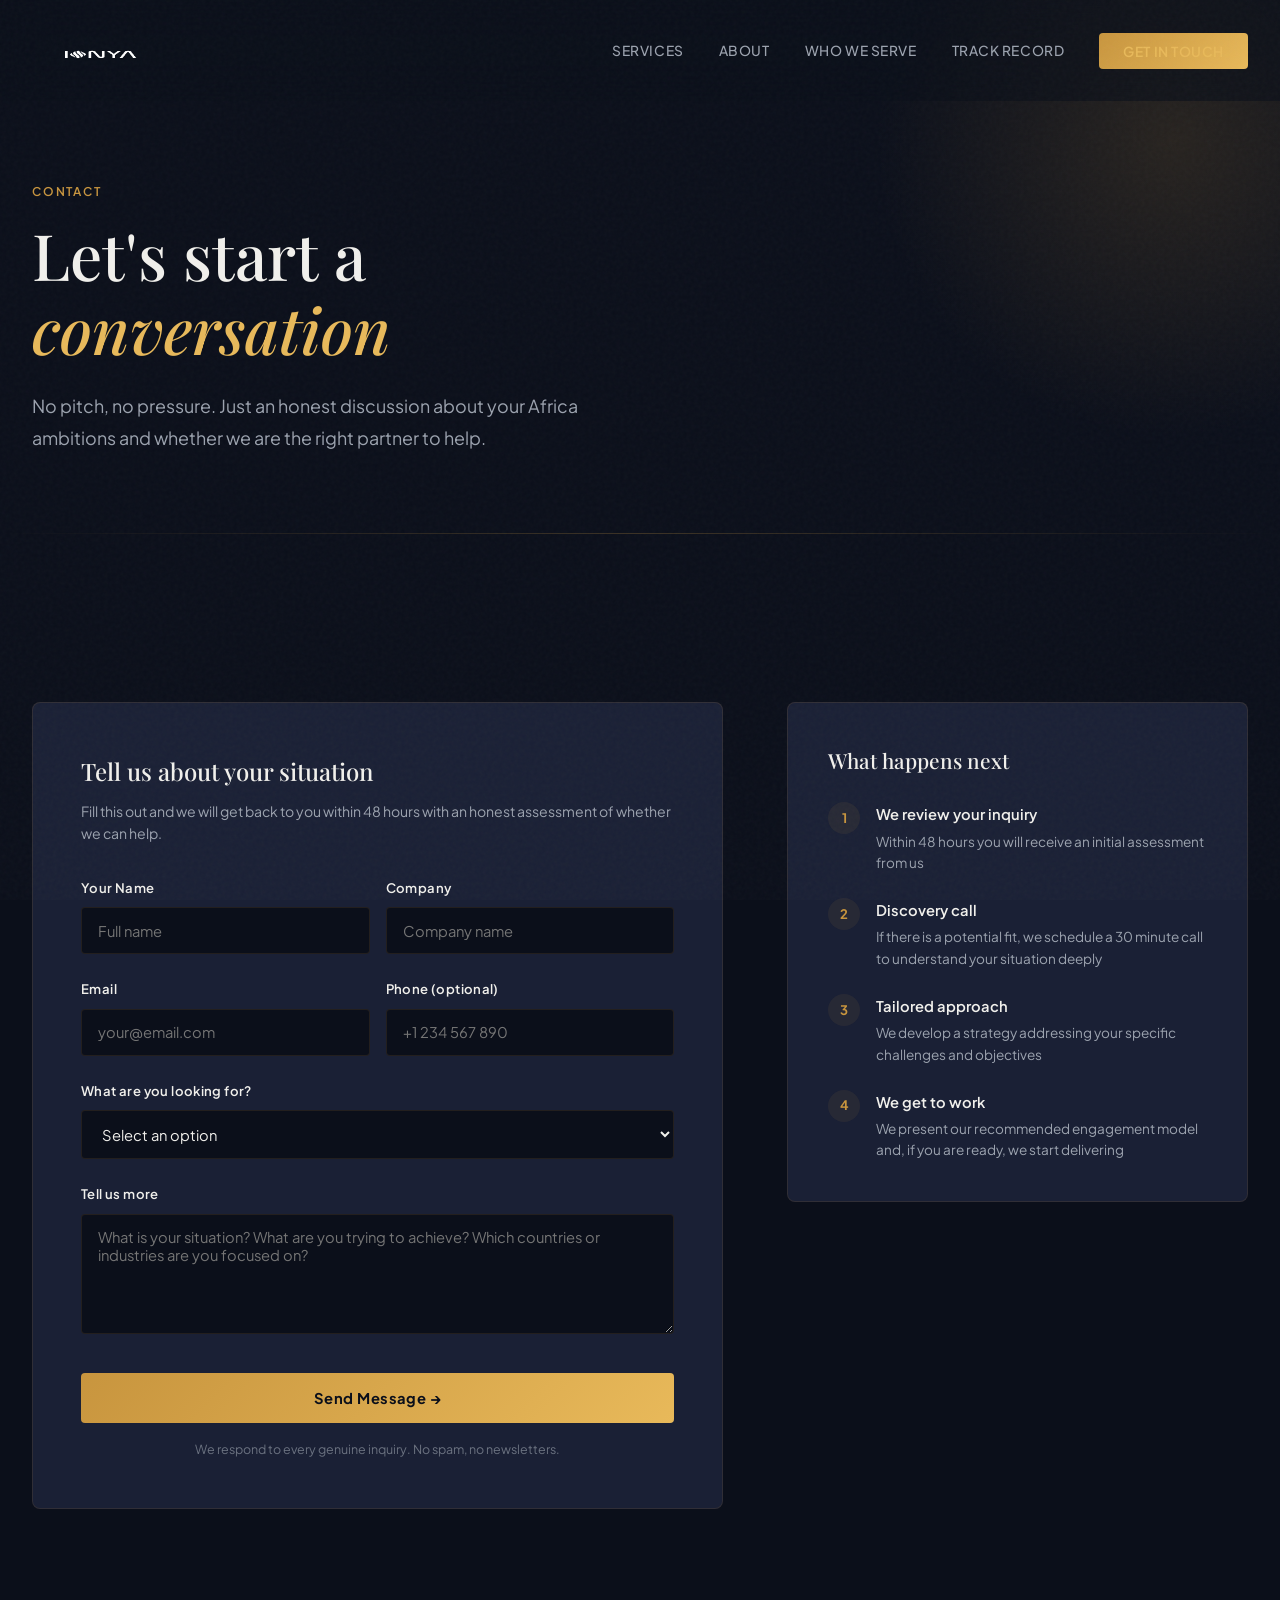
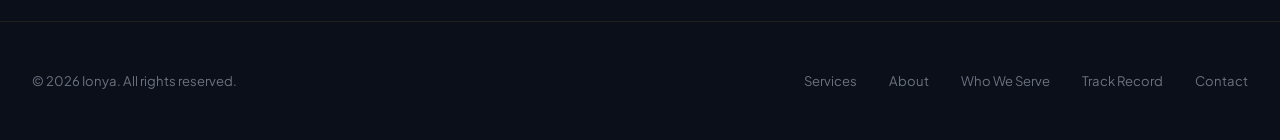
<file: contact (1).html>
<!DOCTYPE html>
<html lang="en">
<head>
    <meta charset="UTF-8">
    <meta name="viewport" content="width=device-width, initial-scale=1.0">
    <title>Contact | Ionya</title>
    <meta name="description" content="Get in touch with Ionya. Start a conversation about African market entry, operational support, or investment opportunities.">
    <link rel="icon" href="/favicon.ico" type="image/x-icon">
    <link rel="preconnect" href="https://fonts.googleapis.com">
    <link rel="preconnect" href="https://fonts.gstatic.com" crossorigin>
    <link href="https://fonts.googleapis.com/css2?family=Playfair+Display:ital,wght@0,400;0,500;0,600;0,700;1,400;1,500&family=Plus+Jakarta+Sans:wght@300;400;500;600;700&display=swap" rel="stylesheet">
    <link rel="stylesheet" href="styles.css">
    <style>
        .contact-layout {
            display: grid; grid-template-columns: 1.2fr 0.8fr; gap: 4rem;
            margin-top: 3.5rem; align-items: start;
        }
        .contact-form {
            padding: 3rem; background: var(--bg-card);
            border: 1px solid var(--border); border-radius: 8px;
        }
        .contact-form h3 {
            font-family: var(--font-display); font-size: 1.5rem;
            font-weight: 500; margin-bottom: 0.5rem;
        }
        .contact-form .form-sub {
            font-size: 0.88rem; color: var(--text-secondary); margin-bottom: 2rem; line-height: 1.6;
        }
        .form-group { margin-bottom: 1.5rem; }
        .form-group label {
            display: block; font-size: 0.82rem; font-weight: 600;
            color: var(--text-primary); margin-bottom: 0.5rem;
            letter-spacing: 0.03em;
        }
        .form-group input,
        .form-group select,
        .form-group textarea {
            width: 100%; padding: 0.85rem 1rem;
            background: var(--bg-primary); border: 1px solid var(--border);
            border-radius: 4px; color: var(--text-primary);
            font-family: var(--font-body); font-size: 0.92rem;
            transition: border-color 0.3s ease; outline: none;
        }
        .form-group input:focus,
        .form-group select:focus,
        .form-group textarea:focus {
            border-color: var(--gold-primary);
        }
        .form-group select { cursor: pointer; }
        .form-group select option { background: var(--bg-primary); color: var(--text-primary); }
        .form-group textarea { resize: vertical; min-height: 120px; }
        .form-row { display: grid; grid-template-columns: 1fr 1fr; gap: 1rem; }
        .form-submit { margin-top: 0.5rem; width: 100%; justify-content: center; }
        .form-note {
            font-size: 0.78rem; color: var(--text-muted);
            margin-top: 1rem; text-align: center;
        }
        .expect-box {
            padding: 2.5rem;
            background: var(--bg-card); border: 1px solid var(--border); border-radius: 8px;
        }
        .expect-box h4 {
            font-family: var(--font-display); font-size: 1.3rem;
            font-weight: 500; margin-bottom: 1.5rem;
        }
        .expect-steps { display: flex; flex-direction: column; gap: 1.5rem; }
        .expect-step { display: flex; gap: 1rem; align-items: flex-start; }
        .expect-num {
            width: 32px; height: 32px; flex-shrink: 0;
            display: flex; align-items: center; justify-content: center;
            background: var(--gold-subtle); border-radius: 50%;
            font-size: 0.82rem; font-weight: 700; color: var(--gold-primary);
        }
        .expect-step-content h5 { font-size: 0.92rem; font-weight: 600; margin-bottom: 0.2rem; }
        .expect-step-content p { font-size: 0.85rem; color: var(--text-secondary); line-height: 1.6; margin: 0; }
        @media (max-width: 768px) {
            .contact-layout { grid-template-columns: 1fr; gap: 2.5rem; }
            .form-row { grid-template-columns: 1fr; }
        }
    </style>
</head>
<body>

<nav id="navbar">
    <div class="nav-inner">
        <a href="/" class="nav-logo"><img src="ionya-logo-transparent.png" alt="Ionya"></a>
        <ul class="nav-links" id="navLinks">
            <li><a href="/services">Services</a></li>
            <li><a href="/about">About</a></li>
            <li><a href="/who-we-serve">Who We Serve</a></li>
            <li><a href="/track-record">Track Record</a></li>
            <li><a href="/contact" class="nav-cta active">Get in Touch</a></li>
        </ul>
        <div class="mobile-toggle" onclick="document.getElementById('navLinks').classList.toggle('open')"><span></span><span></span><span></span></div>
    </div>
</nav>

<section class="page-hero">
    <div class="section-inner">
        <div class="section-label fade-in-1">Contact</div>
        <h1 class="fade-in-2">Let's start a <em>conversation</em></h1>
        <p class="lead fade-in-3">No pitch, no pressure. Just an honest discussion about your Africa ambitions and whether we are the right partner to help.</p>
    </div>
</section>

<section>
    <div class="section-inner">
        <div class="contact-layout">

            <!-- FORM -->
            <div class="contact-form reveal">
                <h3>Tell us about your situation</h3>
                <p class="form-sub">Fill this out and we will get back to you within 48 hours with an honest assessment of whether we can help.</p>
                <form id="contactForm" action="https://formspree.io/f/xvzbyevj" method="POST">
                    <input type="hidden" name="_subject" value="New Ionya Inquiry">
                    <input type="hidden" name="_replyto" id="_replyto">
                    <input type="hidden" name="_next" value="false">
                    <div class="form-row">
                        <div class="form-group">
                            <label for="name">Your Name</label>
                            <input type="text" id="name" name="Name" placeholder="Full name" required>
                        </div>
                        <div class="form-group">
                            <label for="company">Company</label>
                            <input type="text" id="company" name="Company" placeholder="Company name">
                        </div>
                    </div>
                    <div class="form-row">
                        <div class="form-group">
                            <label for="email">Email</label>
                            <input type="email" id="email" name="Email" placeholder="your@email.com" required oninput="document.getElementById('_replyto').value=this.value">
                        </div>
                        <div class="form-group">
                            <label for="phone">Phone (optional)</label>
                            <input type="tel" id="phone" name="Phone" placeholder="+1 234 567 890">
                        </div>
                    </div>
                    <div class="form-group">
                        <label for="interest">What are you looking for?</label>
                        <select id="interest" name="Interest" required>
                            <option value="" disabled selected>Select an option</option>
                            <option value="Market entry into an African country">Market entry into an African country</option>
                            <option value="Operational support for existing operations">Operational support for existing operations</option>
                            <option value="Investment project sourcing">Investment project sourcing</option>
                            <option value="Multi country expansion">Multi country expansion</option>
                            <option value="Partnership or referral opportunity">Partnership or referral opportunity</option>
                            <option value="Something else">Something else</option>
                        </select>
                    </div>
                    <div class="form-group">
                        <label for="message">Tell us more</label>
                        <textarea id="message" name="Message" placeholder="What is your situation? What are you trying to achieve? Which countries or industries are you focused on?"></textarea>
                    </div>
                    <button type="submit" class="btn-primary form-submit">Send Message →</button>
                    <p class="form-note">We respond to every genuine inquiry. No spam, no newsletters.</p>
                </form>
            </div>

            <!-- WHAT TO EXPECT -->
            <div class="reveal">
                <div class="expect-box">
                    <h4>What happens next</h4>
                    <div class="expect-steps">
                        <div class="expect-step">
                            <div class="expect-num">1</div>
                            <div class="expect-step-content">
                                <h5>We review your inquiry</h5>
                                <p>Within 48 hours you will receive an initial assessment from us</p>
                            </div>
                        </div>
                        <div class="expect-step">
                            <div class="expect-num">2</div>
                            <div class="expect-step-content">
                                <h5>Discovery call</h5>
                                <p>If there is a potential fit, we schedule a 30 minute call to understand your situation deeply</p>
                            </div>
                        </div>
                        <div class="expect-step">
                            <div class="expect-num">3</div>
                            <div class="expect-step-content">
                                <h5>Tailored approach</h5>
                                <p>We develop a strategy addressing your specific challenges and objectives</p>
                            </div>
                        </div>
                        <div class="expect-step">
                            <div class="expect-num">4</div>
                            <div class="expect-step-content">
                                <h5>We get to work</h5>
                                <p>We present our recommended engagement model and, if you are ready, we start delivering</p>
                            </div>
                        </div>
                    </div>
                </div>
            </div>
        </div>
    </div>
</section>

<div id="successOverlay" style="display:none;position:fixed;top:0;left:0;width:100%;height:100%;background:rgba(11,15,26,0.95);z-index:9999;justify-content:center;align-items:center;flex-direction:column;gap:1.5rem;">
    <svg width="64" height="64" viewBox="0 0 24 24" fill="none" stroke="#C8953E" stroke-width="2"><circle cx="12" cy="12" r="10"/><path d="M8 12l3 3 5-5"/></svg>
    <h2 style="font-family:'Playfair Display',serif;font-size:2rem;color:#F1F0EC;">Message Sent</h2>
    <p style="color:#9CA3AF;font-size:1rem;">Thank you for reaching out. We will be in touch within 48 hours.</p>
</div>

<footer><div class="footer-inner"><div class="footer-left">© 2026 Ionya. All rights reserved.</div><div class="footer-right"><a href="/services">Services</a><a href="/about">About</a><a href="/who-we-serve">Who We Serve</a><a href="/track-record">Track Record</a><a href="/contact">Contact</a></div></div></footer>
<script>
const navbar=document.getElementById('navbar');window.addEventListener('scroll',()=>navbar.classList.toggle('scrolled',window.scrollY>50));
document.querySelectorAll('.nav-links a').forEach(l=>l.addEventListener('click',()=>document.getElementById('navLinks').classList.remove('open')));
const r=document.querySelectorAll('.reveal');const o=new IntersectionObserver(e=>{e.forEach(x=>{if(x.isIntersecting){x.target.classList.add('visible');o.unobserve(x.target)}})},{threshold:0.1,rootMargin:'0px 0px -50px 0px'});r.forEach(el=>o.observe(el));

document.getElementById('contactForm').addEventListener('submit', async function(e) {
    e.preventDefault();
    const form = e.target;
    const btn = form.querySelector('button[type="submit"]');
    btn.textContent = 'Sending...';
    btn.disabled = true;
    try {
        const res = await fetch(form.action, {
            method: 'POST',
            body: new FormData(form),
            headers: { 'Accept': 'application/json' }
        });
        if (res.ok) {
            const overlay = document.getElementById('successOverlay');
            overlay.style.display = 'flex';
            setTimeout(() => { window.location.href = '/'; }, 2500);
        } else {
            btn.textContent = 'Send Message →';
            btn.disabled = false;
            alert('Something went wrong. Please try again.');
        }
    } catch (err) {
        btn.textContent = 'Send Message →';
        btn.disabled = false;
        alert('Something went wrong. Please try again.');
    }
});
</script>
</body>
</html>
</file>
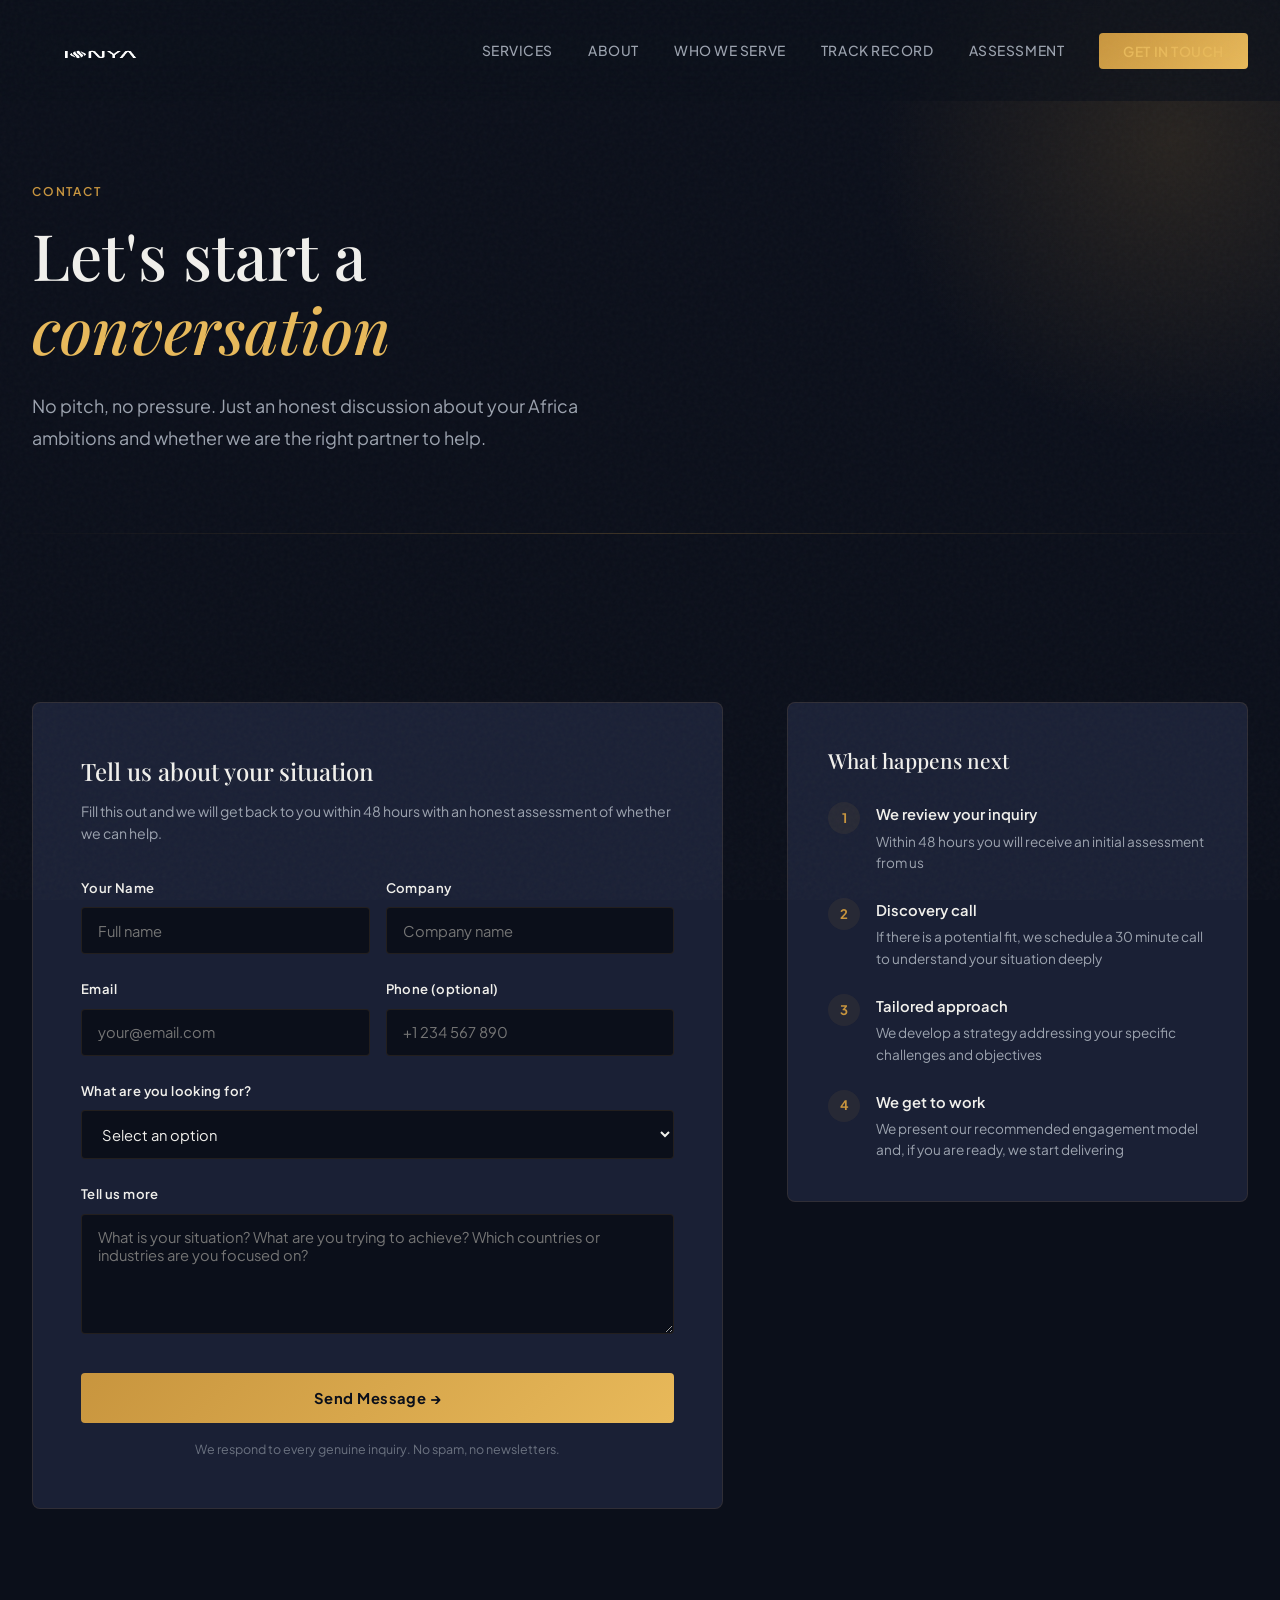
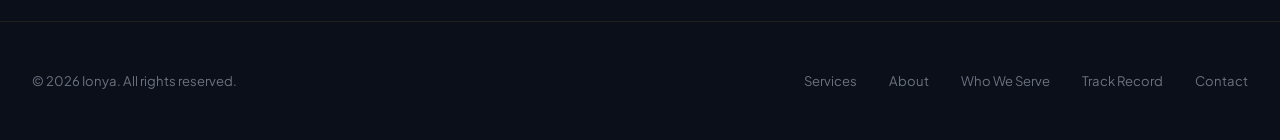
<file: contact.html>
<!DOCTYPE html>
<html lang="en">
<head>
    <meta charset="UTF-8">
    <meta name="viewport" content="width=device-width, initial-scale=1.0">
    <title>Contact | Ionya</title>
    <meta name="description" content="Get in touch with Ionya. Start a conversation about African market entry, operational support, or investment opportunities.">
    <link rel="icon" href="/favicon.ico" type="image/x-icon">
    <link rel="preconnect" href="https://fonts.googleapis.com">
    <link rel="preconnect" href="https://fonts.gstatic.com" crossorigin>
    <link href="https://fonts.googleapis.com/css2?family=Playfair+Display:ital,wght@0,400;0,500;0,600;0,700;1,400;1,500&family=Plus+Jakarta+Sans:wght@300;400;500;600;700&display=swap" rel="stylesheet">
    <link rel="stylesheet" href="styles.css">
    <style>
        .contact-layout {
            display: grid; grid-template-columns: 1.2fr 0.8fr; gap: 4rem;
            margin-top: 3.5rem; align-items: start;
        }
        .contact-form {
            padding: 3rem; background: var(--bg-card);
            border: 1px solid var(--border); border-radius: 8px;
        }
        .contact-form h3 {
            font-family: var(--font-display); font-size: 1.5rem;
            font-weight: 500; margin-bottom: 0.5rem;
        }
        .contact-form .form-sub {
            font-size: 0.88rem; color: var(--text-secondary); margin-bottom: 2rem; line-height: 1.6;
        }
        .form-group { margin-bottom: 1.5rem; }
        .form-group label {
            display: block; font-size: 0.82rem; font-weight: 600;
            color: var(--text-primary); margin-bottom: 0.5rem;
            letter-spacing: 0.03em;
        }
        .form-group input,
        .form-group select,
        .form-group textarea {
            width: 100%; padding: 0.85rem 1rem;
            background: var(--bg-primary); border: 1px solid var(--border);
            border-radius: 4px; color: var(--text-primary);
            font-family: var(--font-body); font-size: 0.92rem;
            transition: border-color 0.3s ease; outline: none;
        }
        .form-group input:focus,
        .form-group select:focus,
        .form-group textarea:focus {
            border-color: var(--gold-primary);
        }
        .form-group select { cursor: pointer; }
        .form-group select option { background: var(--bg-primary); color: var(--text-primary); }
        .form-group textarea { resize: vertical; min-height: 120px; }
        .form-row { display: grid; grid-template-columns: 1fr 1fr; gap: 1rem; }
        .form-submit { margin-top: 0.5rem; width: 100%; justify-content: center; }
        .form-note {
            font-size: 0.78rem; color: var(--text-muted);
            margin-top: 1rem; text-align: center;
        }
        .expect-box {
            padding: 2.5rem;
            background: var(--bg-card); border: 1px solid var(--border); border-radius: 8px;
        }
        .expect-box h4 {
            font-family: var(--font-display); font-size: 1.3rem;
            font-weight: 500; margin-bottom: 1.5rem;
        }
        .expect-steps { display: flex; flex-direction: column; gap: 1.5rem; }
        .expect-step { display: flex; gap: 1rem; align-items: flex-start; }
        .expect-num {
            width: 32px; height: 32px; flex-shrink: 0;
            display: flex; align-items: center; justify-content: center;
            background: var(--gold-subtle); border-radius: 50%;
            font-size: 0.82rem; font-weight: 700; color: var(--gold-primary);
        }
        .expect-step-content h5 { font-size: 0.92rem; font-weight: 600; margin-bottom: 0.2rem; }
        .expect-step-content p { font-size: 0.85rem; color: var(--text-secondary); line-height: 1.6; margin: 0; }
        @media (max-width: 768px) {
            .contact-layout { grid-template-columns: 1fr; gap: 2.5rem; }
            .form-row { grid-template-columns: 1fr; }
        }
    </style>
</head>
<body>

<nav id="navbar">
    <div class="nav-inner">
        <a href="/" class="nav-logo"><img src="ionya-logo-transparent.png" alt="Ionya"></a>
        <ul class="nav-links" id="navLinks">
            <li><a href="/services">Services</a></li>
            <li><a href="/about">About</a></li>
            <li><a href="/who-we-serve">Who We Serve</a></li>
            <li><a href="/track-record">Track Record</a></li>
            <li><a href="/assessment.html">Assessment</a></li>
            <li><a href="/contact" class="nav-cta active">Get in Touch</a></li>
        </ul>
        <div class="mobile-toggle" onclick="document.getElementById('navLinks').classList.toggle('open')"><span></span><span></span><span></span></div>
    </div>
</nav>

<section class="page-hero">
    <div class="section-inner">
        <div class="section-label fade-in-1">Contact</div>
        <h1 class="fade-in-2">Let's start a <em>conversation</em></h1>
        <p class="lead fade-in-3">No pitch, no pressure. Just an honest discussion about your Africa ambitions and whether we are the right partner to help.</p>
    </div>
</section>

<section>
    <div class="section-inner">
        <div class="contact-layout">

            <!-- FORM -->
            <div class="contact-form reveal">
                <h3>Tell us about your situation</h3>
                <p class="form-sub">Fill this out and we will get back to you within 48 hours with an honest assessment of whether we can help.</p>
                <form id="contactForm" action="https://formspree.io/f/xvzbyevj" method="POST">
                    <input type="hidden" name="_subject" value="New Ionya Inquiry">
                    <input type="hidden" name="_replyto" id="_replyto">
                    <input type="hidden" name="_next" value="false">
                    <div class="form-row">
                        <div class="form-group">
                            <label for="name">Your Name</label>
                            <input type="text" id="name" name="Name" placeholder="Full name" required>
                        </div>
                        <div class="form-group">
                            <label for="company">Company</label>
                            <input type="text" id="company" name="Company" placeholder="Company name">
                        </div>
                    </div>
                    <div class="form-row">
                        <div class="form-group">
                            <label for="email">Email</label>
                            <input type="email" id="email" name="Email" placeholder="your@email.com" required oninput="document.getElementById('_replyto').value=this.value">
                        </div>
                        <div class="form-group">
                            <label for="phone">Phone (optional)</label>
                            <input type="tel" id="phone" name="Phone" placeholder="+1 234 567 890">
                        </div>
                    </div>
                    <div class="form-group">
                        <label for="interest">What are you looking for?</label>
                        <select id="interest" name="Interest" required>
                            <option value="" disabled selected>Select an option</option>
                            <option value="Market entry into an African country">Market entry into an African country</option>
                            <option value="Operational support for existing operations">Operational support for existing operations</option>
                            <option value="Investment project sourcing">Investment project sourcing</option>
                            <option value="Multi country expansion">Multi country expansion</option>
                            <option value="Partnership or referral opportunity">Partnership or referral opportunity</option>
                            <option value="Something else">Something else</option>
                        </select>
                    </div>
                    <div class="form-group">
                        <label for="message">Tell us more</label>
                        <textarea id="message" name="Message" placeholder="What is your situation? What are you trying to achieve? Which countries or industries are you focused on?"></textarea>
                    </div>
                    <button type="submit" class="btn-primary form-submit">Send Message →</button>
                    <p class="form-note">We respond to every genuine inquiry. No spam, no newsletters.</p>
                </form>
            </div>

            <!-- WHAT TO EXPECT -->
            <div class="reveal">
                <div class="expect-box">
                    <h4>What happens next</h4>
                    <div class="expect-steps">
                        <div class="expect-step">
                            <div class="expect-num">1</div>
                            <div class="expect-step-content">
                                <h5>We review your inquiry</h5>
                                <p>Within 48 hours you will receive an initial assessment from us</p>
                            </div>
                        </div>
                        <div class="expect-step">
                            <div class="expect-num">2</div>
                            <div class="expect-step-content">
                                <h5>Discovery call</h5>
                                <p>If there is a potential fit, we schedule a 30 minute call to understand your situation deeply</p>
                            </div>
                        </div>
                        <div class="expect-step">
                            <div class="expect-num">3</div>
                            <div class="expect-step-content">
                                <h5>Tailored approach</h5>
                                <p>We develop a strategy addressing your specific challenges and objectives</p>
                            </div>
                        </div>
                        <div class="expect-step">
                            <div class="expect-num">4</div>
                            <div class="expect-step-content">
                                <h5>We get to work</h5>
                                <p>We present our recommended engagement model and, if you are ready, we start delivering</p>
                            </div>
                        </div>
                    </div>
                </div>
            </div>
        </div>
    </div>
</section>

<div id="successOverlay" style="display:none;position:fixed;top:0;left:0;width:100%;height:100%;background:rgba(11,15,26,0.95);z-index:9999;justify-content:center;align-items:center;flex-direction:column;gap:1.5rem;">
    <svg width="64" height="64" viewBox="0 0 24 24" fill="none" stroke="#C8953E" stroke-width="2"><circle cx="12" cy="12" r="10"/><path d="M8 12l3 3 5-5"/></svg>
    <h2 style="font-family:'Playfair Display',serif;font-size:2rem;color:#F1F0EC;">Message Sent</h2>
    <p style="color:#9CA3AF;font-size:1rem;">Thank you for reaching out. We will be in touch within 48 hours.</p>
</div>

<footer><div class="footer-inner"><div class="footer-left">© 2026 Ionya. All rights reserved.</div><div class="footer-right"><a href="/services">Services</a><a href="/about">About</a><a href="/who-we-serve">Who We Serve</a><a href="/track-record">Track Record</a><a href="/contact">Contact</a></div></div></footer>
<script>
const navbar=document.getElementById('navbar');window.addEventListener('scroll',()=>navbar.classList.toggle('scrolled',window.scrollY>50));
document.querySelectorAll('.nav-links a').forEach(l=>l.addEventListener('click',()=>document.getElementById('navLinks').classList.remove('open')));
const r=document.querySelectorAll('.reveal');const o=new IntersectionObserver(e=>{e.forEach(x=>{if(x.isIntersecting){x.target.classList.add('visible');o.unobserve(x.target)}})},{threshold:0.1,rootMargin:'0px 0px -50px 0px'});r.forEach(el=>o.observe(el));

document.getElementById('contactForm').addEventListener('submit', async function(e) {
    e.preventDefault();
    const form = e.target;
    const btn = form.querySelector('button[type="submit"]');
    btn.textContent = 'Sending...';
    btn.disabled = true;
    try {
        const res = await fetch(form.action, {
            method: 'POST',
            body: new FormData(form),
            headers: { 'Accept': 'application/json' }
        });
        if (res.ok) {
            const overlay = document.getElementById('successOverlay');
            overlay.style.display = 'flex';
            setTimeout(() => { window.location.href = '/'; }, 2500);
        } else {
            btn.textContent = 'Send Message →';
            btn.disabled = false;
            alert('Something went wrong. Please try again.');
        }
    } catch (err) {
        btn.textContent = 'Send Message →';
        btn.disabled = false;
        alert('Something went wrong. Please try again.');
    }
});
</script>
</body>
</html>
</file>
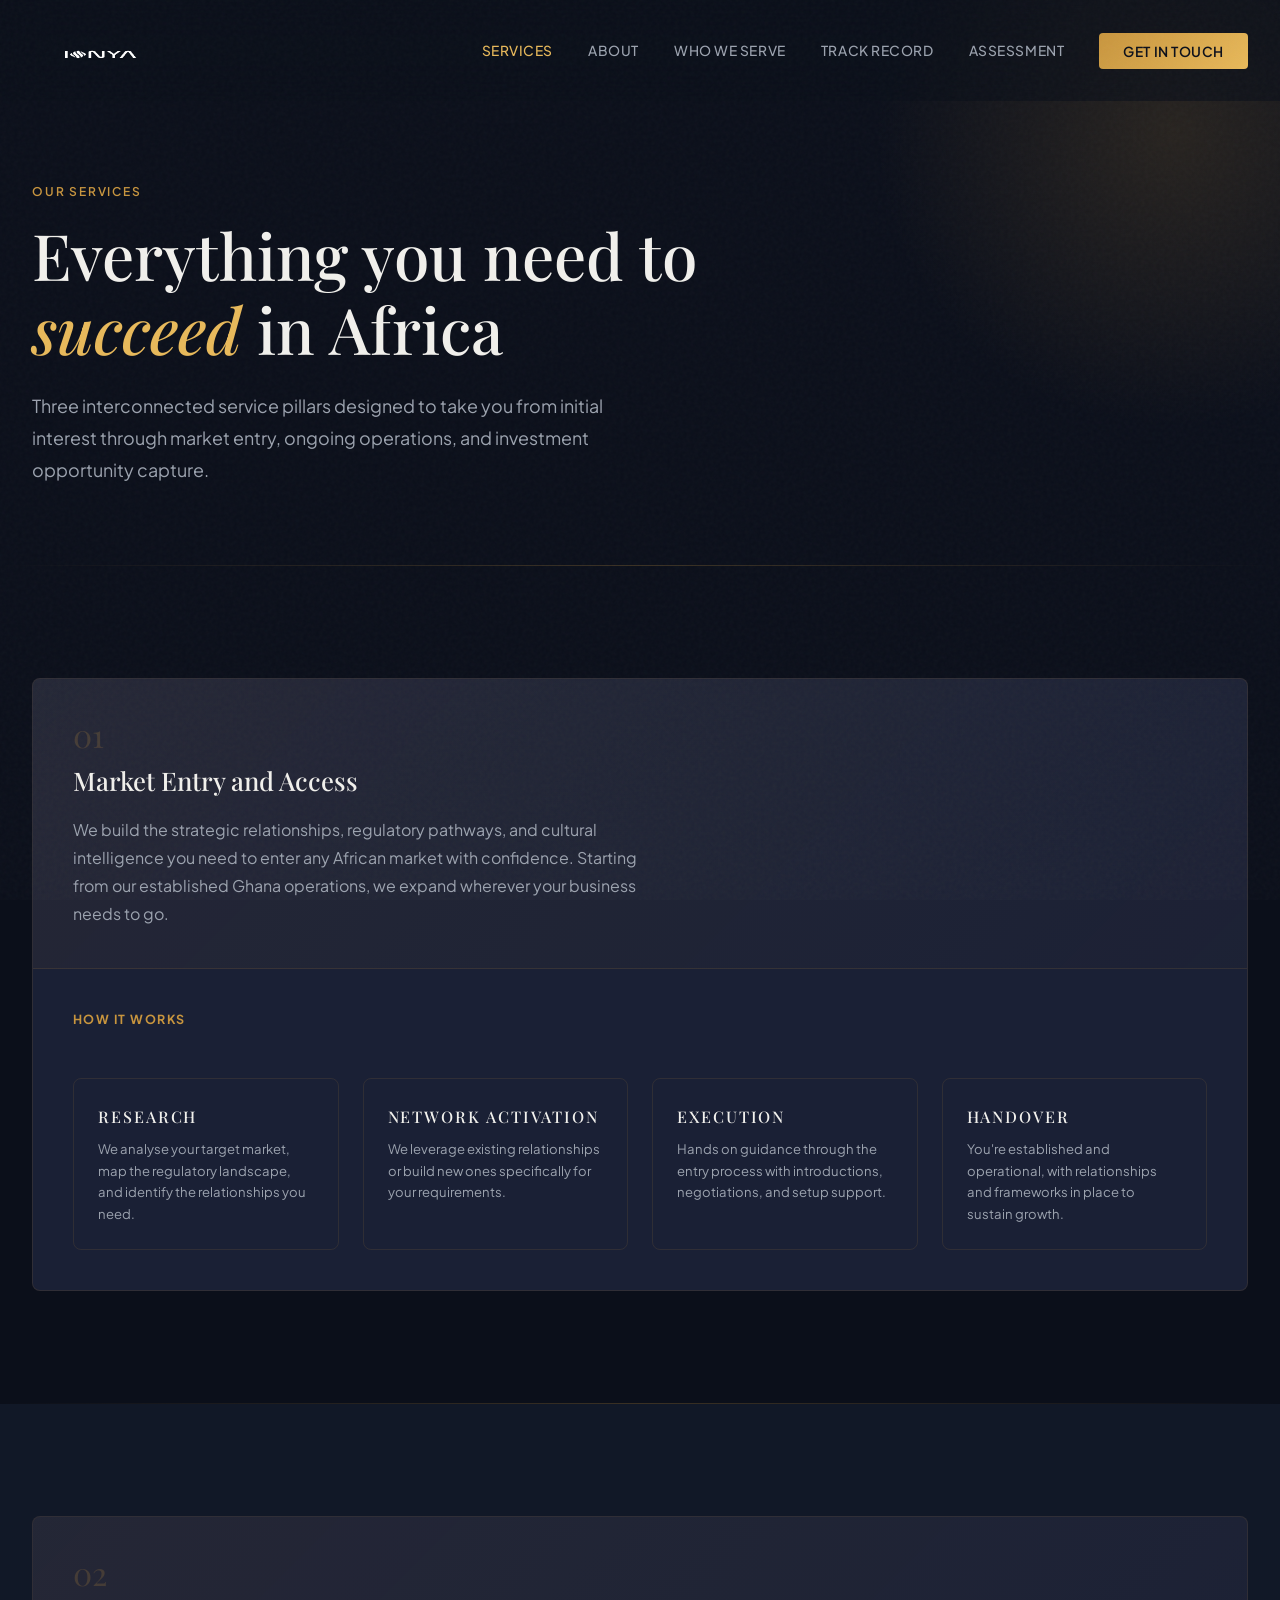
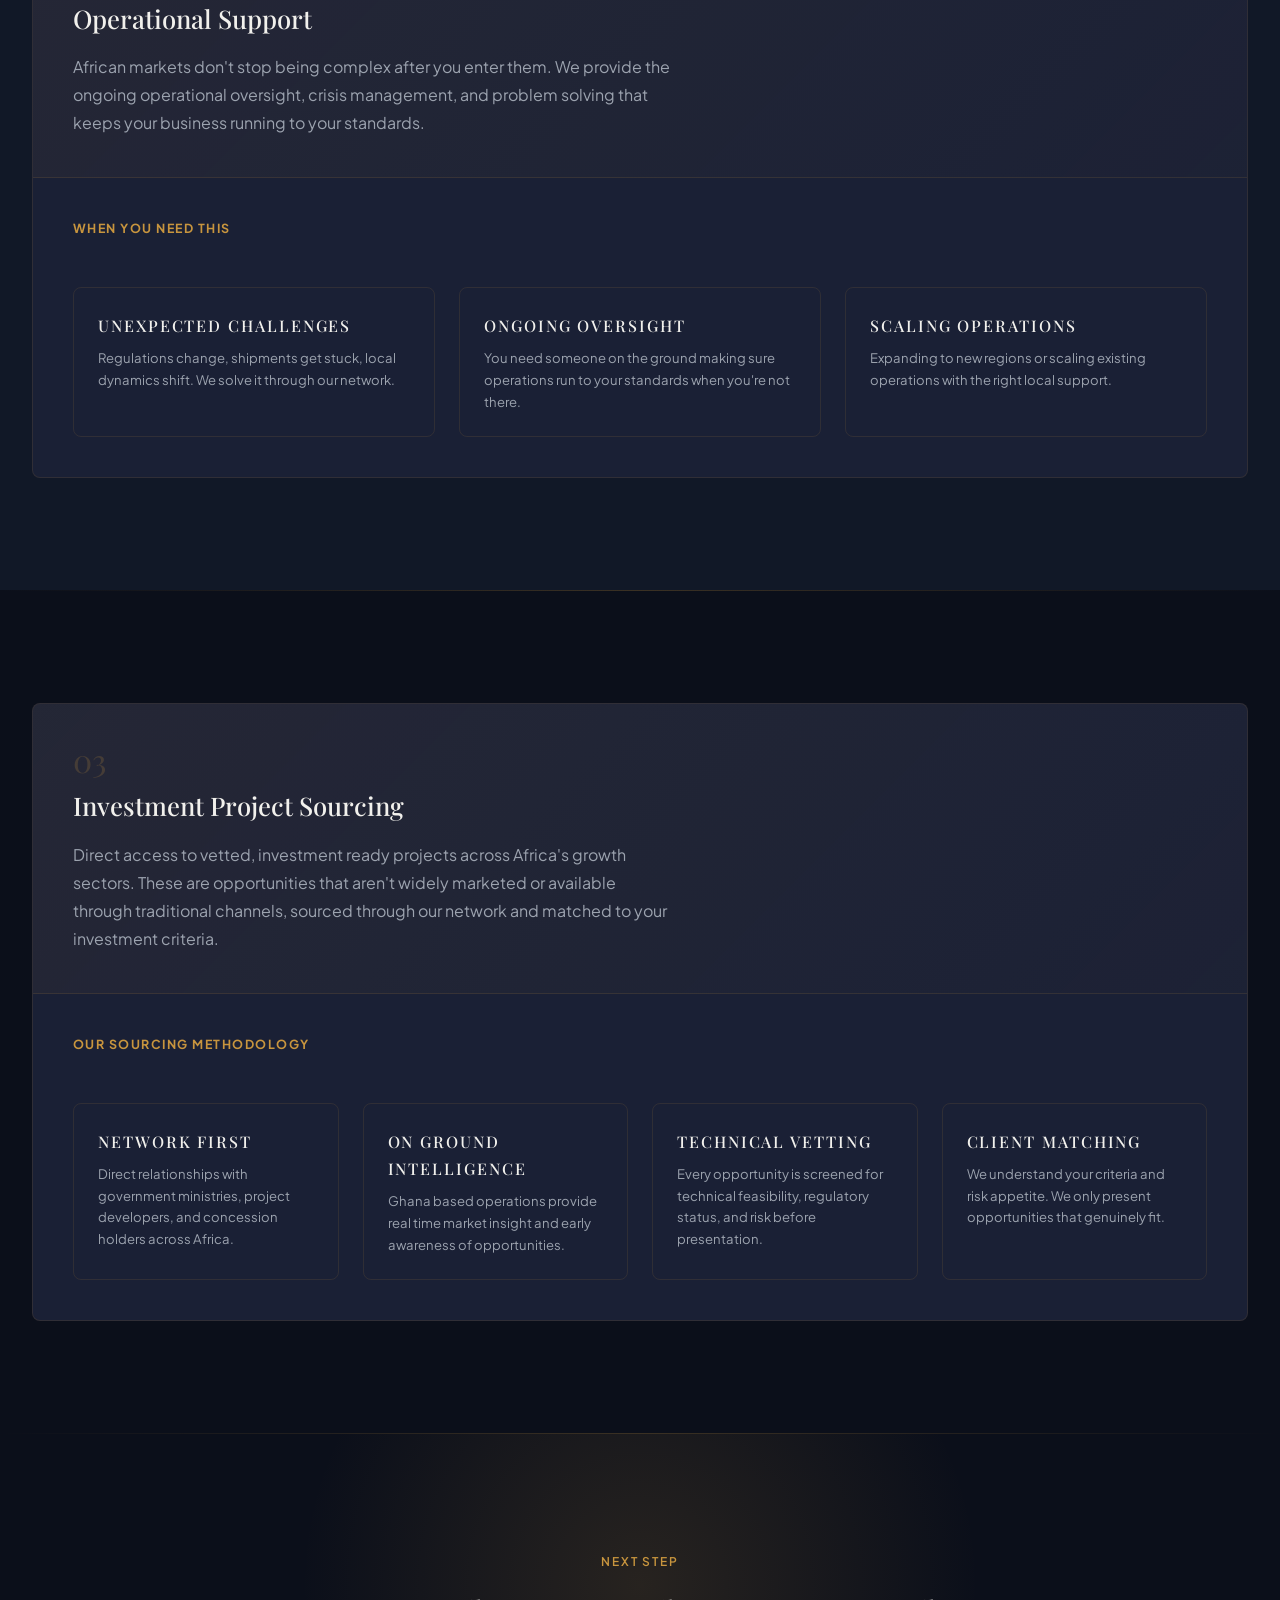
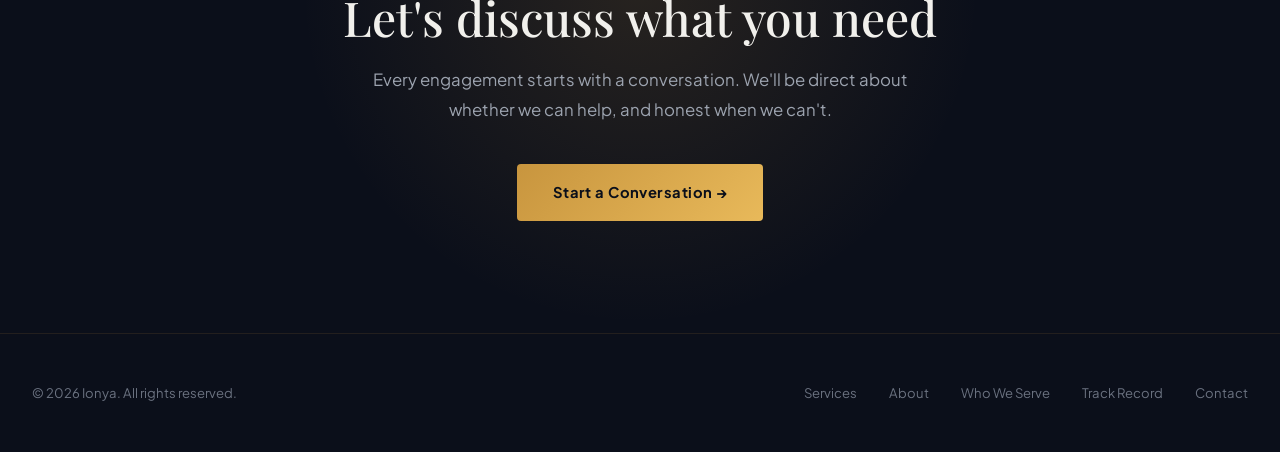
<file: services.html>
<!DOCTYPE html>
<html lang="en">
<head>
    <meta charset="UTF-8">
    <meta name="viewport" content="width=device-width, initial-scale=1.0">
    <title>Services | Ionya</title>
    <meta name="description" content="Ionya's three service pillars: African market entry and access, ongoing operational support, and investment project sourcing across Africa's growth sectors.">
    <link rel="icon" href="/favicon.ico" type="image/x-icon">
    <link rel="preconnect" href="https://fonts.googleapis.com">
    <link rel="icon" href="/favicon.ico" type="image/x-icon">
    <link rel="preconnect" href="https://fonts.gstatic.com" crossorigin>
    <link href="https://fonts.googleapis.com/css2?family=Playfair+Display:ital,wght@0,400;0,500;0,600;0,700;1,400;1,500&family=Plus+Jakarta+Sans:wght@300;400;500;600;700&display=swap" rel="stylesheet">
    <link rel="stylesheet" href="styles.css">
    <style>
        .service-deep { margin-top: 4rem; }
        .service-deep-card {
            background: var(--bg-card); border: 1px solid var(--border);
            border-radius: 8px; overflow: hidden; transition: all 0.3s ease;
        }
        .service-deep-header {
            padding: 2.5rem; background: linear-gradient(135deg, rgba(200,149,62,0.06), rgba(200,149,62,0.01));
            border-bottom: 1px solid var(--border);
        }
        .service-deep-header .num-accent { font-size: 2rem; margin-bottom: 0.5rem; }
        .service-deep-header h3 { font-family: var(--font-display); font-size: 1.6rem; font-weight: 500; margin-bottom: 0.8rem; }
        .service-deep-header p { font-size: 1rem; color: var(--text-secondary); line-height: 1.75; max-width: 600px; }
        .service-deep-body { padding: 2.5rem; }
        .service-deep-body h4 {
            font-family: var(--font-body); font-size: 0.78rem; font-weight: 700;
            letter-spacing: 0.12em; text-transform: uppercase;
            color: var(--gold-primary); margin-bottom: 1.2rem;
        }
        .service-deep-body .feature-list { margin-bottom: 2rem; }
        .process-row { display: flex; gap: 1.5rem; margin-top: 3rem; flex-wrap: wrap; }
        .process-item {
            flex: 1; min-width: 200px; padding: 1.5rem;
            border: 1px solid var(--border); border-radius: 8px;
        }
        .process-item h4 {
            font-family: var(--font-display); font-size: 1rem; font-weight: 500;
            margin-bottom: 0.5rem; color: var(--text-primary);
        }
        .process-item p { font-size: 0.82rem; color: var(--text-secondary); line-height: 1.65; }
        .bd-note {
            margin-top: 4rem; padding: 2.5rem; background: var(--bg-card);
            border: 1px solid var(--border); border-radius: 8px;
        }
        .bd-note h3 { font-family: var(--font-display); font-size: 1.3rem; font-weight: 500; margin-bottom: 0.8rem; }
        .bd-note p { font-size: 0.92rem; color: var(--text-secondary); line-height: 1.75; }
    </style>
</head>
<body>

<nav id="navbar">
    <div class="nav-inner">
        <a href="/" class="nav-logo"><img src="ionya-logo-transparent.png" alt="Ionya"></a>
        <ul class="nav-links" id="navLinks">
            <li><a href="/services" class="active">Services</a></li>
            <li><a href="/about">About</a></li>
            <li><a href="/who-we-serve">Who We Serve</a></li>
            <li><a href="/track-record">Track Record</a></li>
            <li><a href="/assessment.html">Assessment</a></li>
            <li><a href="/contact" class="nav-cta">Get in Touch</a></li>
        </ul>
        <div class="mobile-toggle" onclick="document.getElementById('navLinks').classList.toggle('open')">
            <span></span><span></span><span></span>
        </div>
    </div>
</nav>

<section class="page-hero">
    <div class="section-inner">
        <div class="section-label fade-in-1">Our Services</div>
        <h1 class="fade-in-2">Everything you need to <em>succeed</em> in Africa</h1>
        <p class="lead fade-in-3">Three interconnected service pillars designed to take you from initial interest through market entry, ongoing operations, and investment opportunity capture.</p>
    </div>
</section>

<!-- SERVICE 1 -->
<section>
    <div class="section-inner">
        <div class="service-deep-card reveal">
            <div class="service-deep-header">
                <div class="num-accent">01</div>
                <h3>Market Entry and Access</h3>
                <p>We build the strategic relationships, regulatory pathways, and cultural intelligence you need to enter any African market with confidence. Starting from our established Ghana operations, we expand wherever your business needs to go.</p>
            </div>
            <div class="service-deep-body">
                <h4>How It Works</h4>
                <div class="process-row">
                    <div class="process-item">
                        <h4>Research</h4>
                        <p>We analyse your target market, map the regulatory landscape, and identify the relationships you need.</p>
                    </div>
                    <div class="process-item">
                        <h4>Network Activation</h4>
                        <p>We leverage existing relationships or build new ones specifically for your requirements.</p>
                    </div>
                    <div class="process-item">
                        <h4>Execution</h4>
                        <p>Hands on guidance through the entry process with introductions, negotiations, and setup support.</p>
                    </div>
                    <div class="process-item">
                        <h4>Handover</h4>
                        <p>You're established and operational, with relationships and frameworks in place to sustain growth.</p>
                    </div>
                </div>
            </div>
        </div>
    </div>
</section>

<div class="section-divider"></div>

<!-- SERVICE 2 -->
<section class="section-alt">
    <div class="section-inner">
        <div class="service-deep-card reveal">
            <div class="service-deep-header">
                <div class="num-accent">02</div>
                <h3>Operational Support</h3>
                <p>African markets don't stop being complex after you enter them. We provide the ongoing operational oversight, crisis management, and problem solving that keeps your business running to your standards.</p>
            </div>
            <div class="service-deep-body">
                <h4>When You Need This</h4>
                <div class="process-row">
                    <div class="process-item">
                        <h4>Unexpected Challenges</h4>
                        <p>Regulations change, shipments get stuck, local dynamics shift. We solve it through our network.</p>
                    </div>
                    <div class="process-item">
                        <h4>Ongoing Oversight</h4>
                        <p>You need someone on the ground making sure operations run to your standards when you're not there.</p>
                    </div>
                    <div class="process-item">
                        <h4>Scaling Operations</h4>
                        <p>Expanding to new regions or scaling existing operations with the right local support.</p>
                    </div>
                </div>
            </div>
        </div>
    </div>
</section>

<div class="section-divider"></div>

<!-- SERVICE 3 -->
<section>
    <div class="section-inner">
        <div class="service-deep-card reveal">
            <div class="service-deep-header">
                <div class="num-accent">03</div>
                <h3>Investment Project Sourcing</h3>
                <p>Direct access to vetted, investment ready projects across Africa's growth sectors. These are opportunities that aren't widely marketed or available through traditional channels, sourced through our network and matched to your investment criteria.</p>
            </div>
            <div class="service-deep-body">
                <h4>Our Sourcing Methodology</h4>
                <div class="process-row">
                    <div class="process-item">
                        <h4>Network First</h4>
                        <p>Direct relationships with government ministries, project developers, and concession holders across Africa.</p>
                    </div>
                    <div class="process-item">
                        <h4>On Ground Intelligence</h4>
                        <p>Ghana based operations provide real time market insight and early awareness of opportunities.</p>
                    </div>
                    <div class="process-item">
                        <h4>Technical Vetting</h4>
                        <p>Every opportunity is screened for technical feasibility, regulatory status, and risk before presentation.</p>
                    </div>
                    <div class="process-item">
                        <h4>Client Matching</h4>
                        <p>We understand your criteria and risk appetite. We only present opportunities that genuinely fit.</p>
                    </div>
                </div>
            </div>
        </div>
    </div>
</section>

<div class="section-divider"></div>

<section class="cta-section">
    <div class="section-inner">
        <div class="cta-content reveal">
            <div class="section-label">Next Step</div>
            <h2 class="section-title">Let's discuss what you need</h2>
            <p class="section-subtitle">Every engagement starts with a conversation. We'll be direct about whether we can help, and honest when we can't.</p>
            <div class="cta-actions">
                <a href="/contact" class="btn-primary">Start a Conversation →</a>
            </div>
        </div>
    </div>
</section>

<footer>
    <div class="footer-inner">
        <div class="footer-left">© 2026 Ionya. All rights reserved.</div>
        <div class="footer-right">
            <a href="/services">Services</a><a href="/about">About</a>
            <a href="/who-we-serve">Who We Serve</a><a href="/track-record">Track Record</a>
            <a href="/contact">Contact</a>
        </div>
    </div>
</footer>
<script>
const navbar=document.getElementById('navbar');window.addEventListener('scroll',()=>navbar.classList.toggle('scrolled',window.scrollY>50));
document.querySelectorAll('.nav-links a').forEach(l=>l.addEventListener('click',()=>document.getElementById('navLinks').classList.remove('open')));
const r=document.querySelectorAll('.reveal');const o=new IntersectionObserver(e=>{e.forEach(x=>{if(x.isIntersecting){x.target.classList.add('visible');o.unobserve(x.target)}})},{threshold:0.1,rootMargin:'0px 0px -50px 0px'});r.forEach(el=>o.observe(el));
</script>
</body>
</html>
</file>
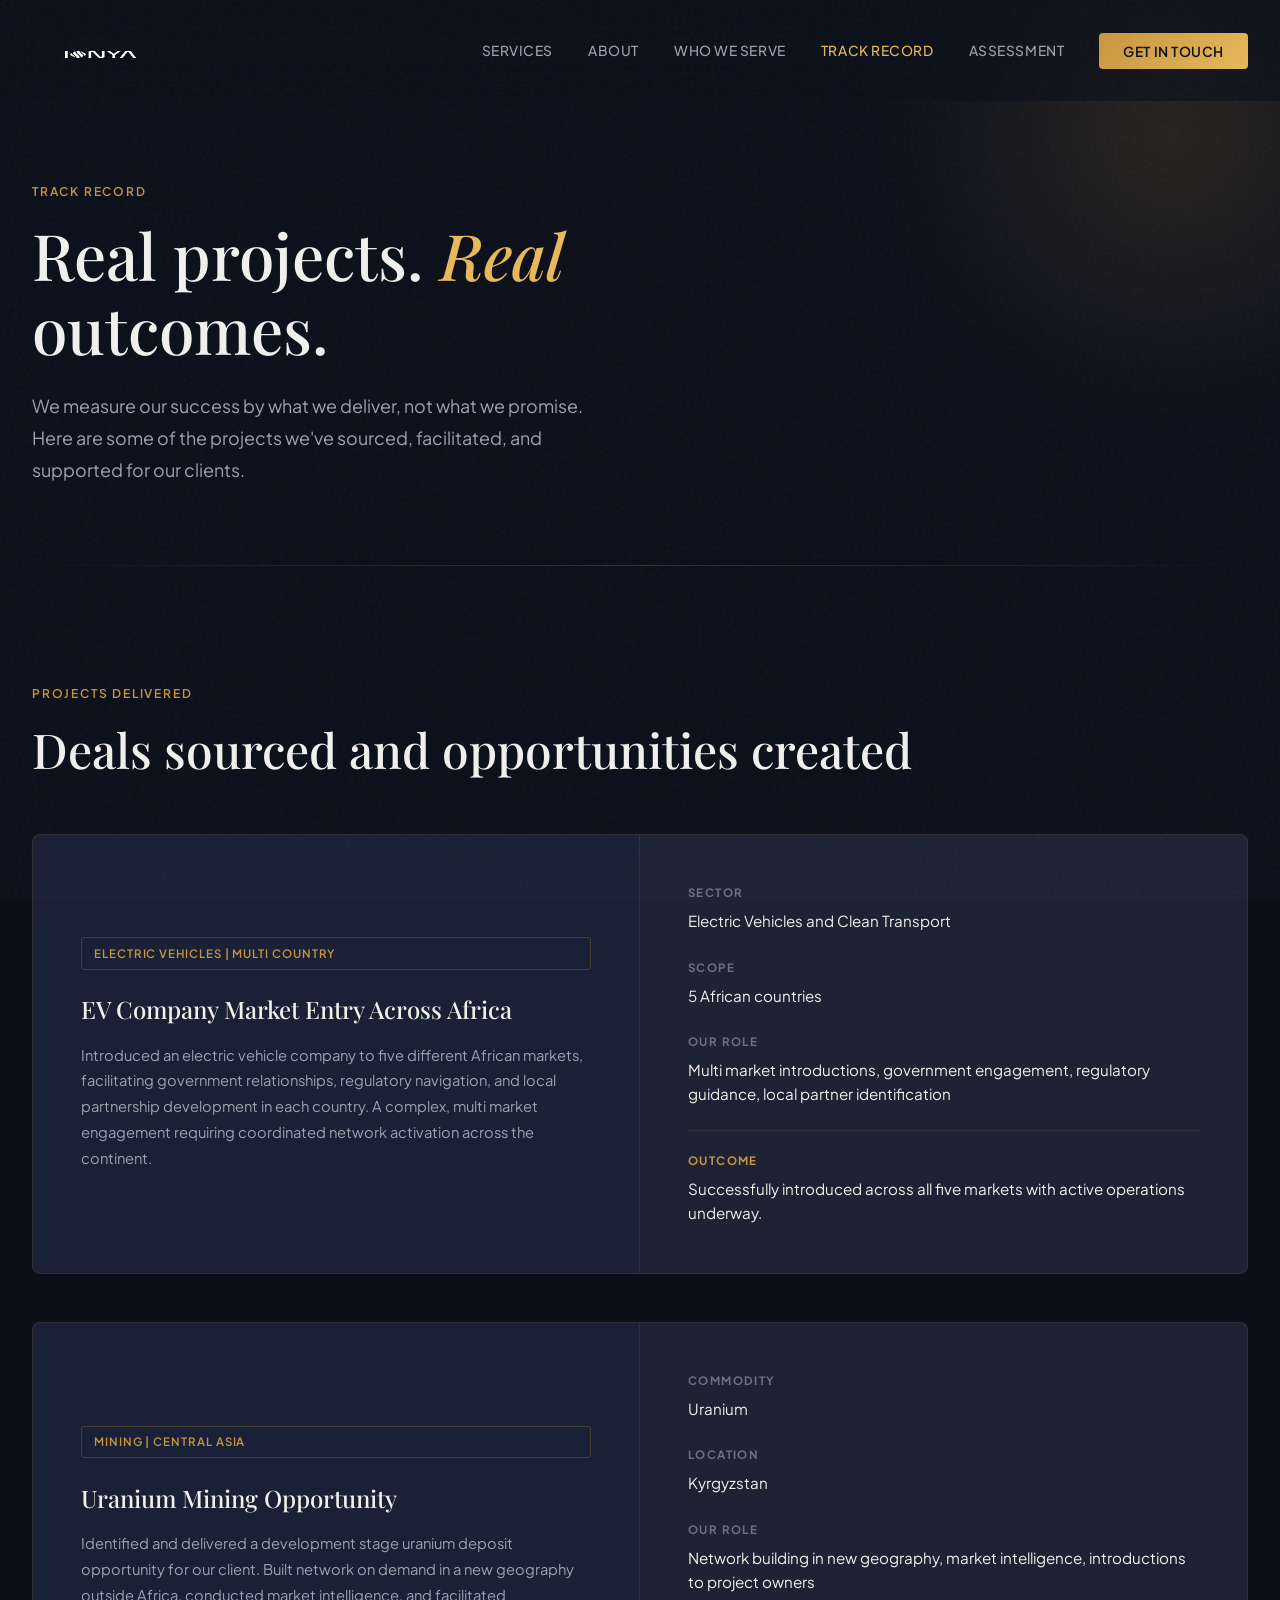
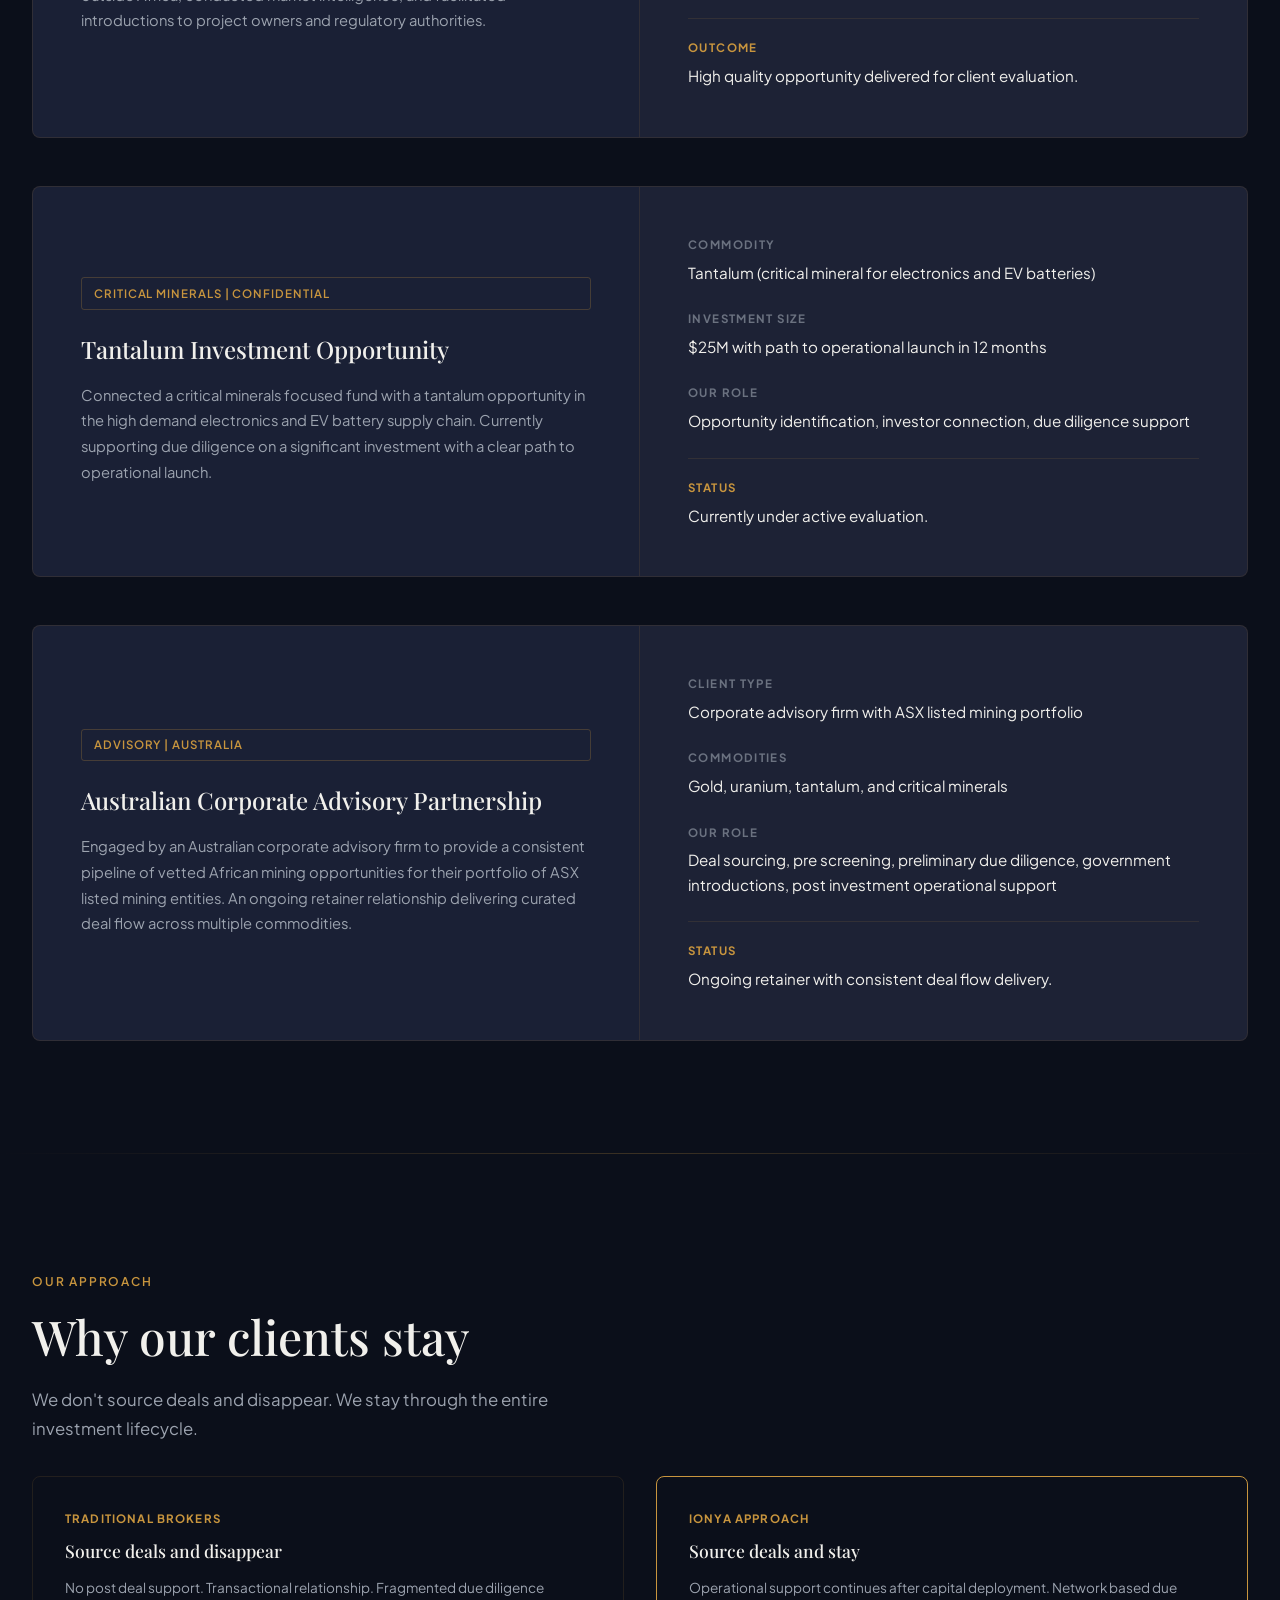
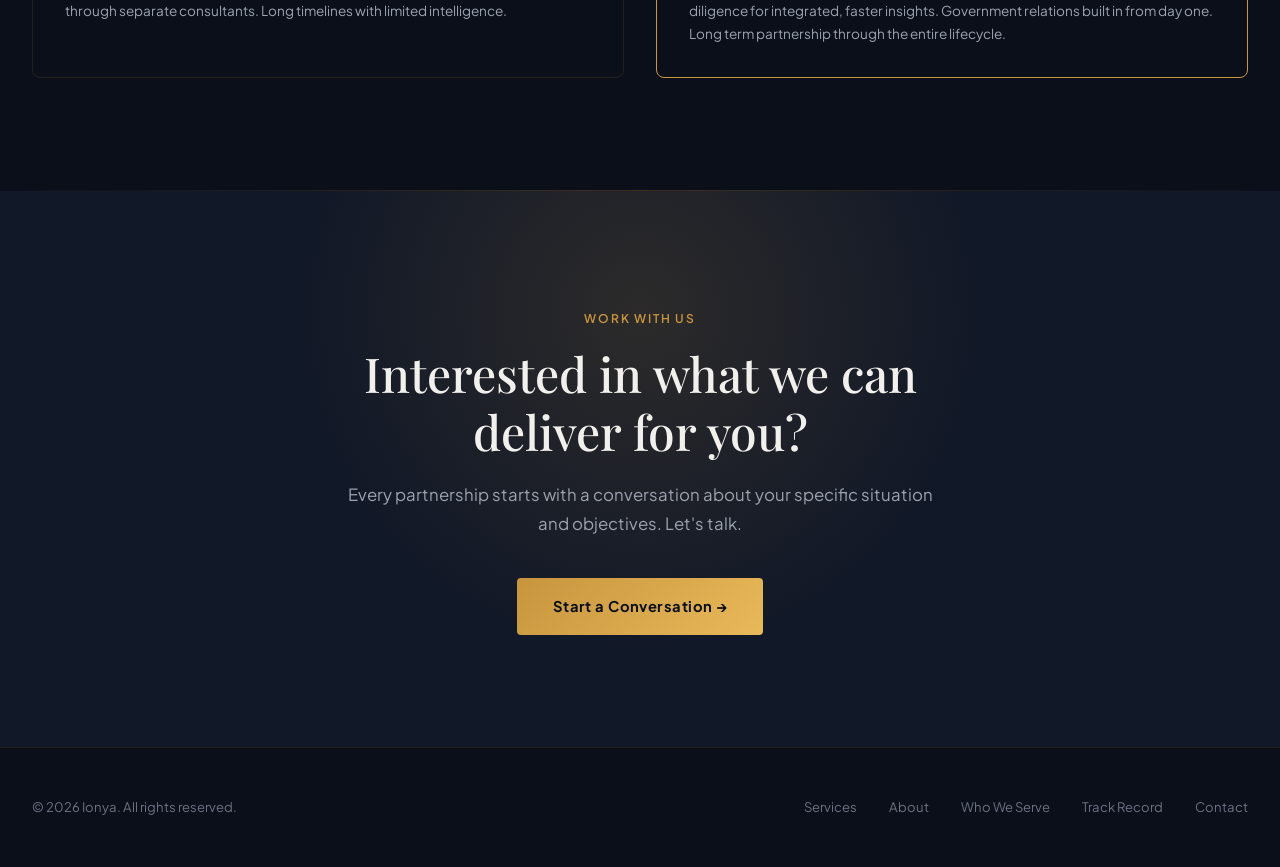
<file: track-record.html>
<!DOCTYPE html>
<html lang="en">
<head>
    <meta charset="UTF-8">
    <meta name="viewport" content="width=device-width, initial-scale=1.0">
    <title>Track Record | Ionya</title>
    <meta name="description" content="Ionya's track record of delivering African market entry, operational support, and investment project sourcing for international companies.">
    <link rel="icon" href="/favicon.ico" type="image/x-icon">
    <link rel="preconnect" href="https://fonts.googleapis.com">
    <link rel="icon" href="/favicon.ico" type="image/x-icon">
    <link rel="preconnect" href="https://fonts.gstatic.com" crossorigin>
    <link href="https://fonts.googleapis.com/css2?family=Playfair+Display:ital,wght@0,400;0,500;0,600;0,700;1,400;1,500&family=Plus+Jakarta+Sans:wght@300;400;500;600;700&display=swap" rel="stylesheet">
    <link rel="stylesheet" href="styles.css">
    <style>
        .case-grid { margin-top: 3.5rem; display: flex; flex-direction: column; gap: 3rem; }
        .case-card {
            display: grid; grid-template-columns: 1fr 1fr; gap: 0;
            background: var(--bg-card); border: 1px solid var(--border);
            border-radius: 8px; overflow: hidden;
        }
        .case-left {
            padding: 3rem; border-right: 1px solid var(--border);
            display: flex; flex-direction: column; justify-content: center;
        }
        .case-right { padding: 3rem; background: rgba(200,149,62,0.02); }
        .case-tag { margin-bottom: 1.2rem; }
        .case-left h3 { font-family: var(--font-display); font-size: 1.5rem; font-weight: 500; margin-bottom: 0.8rem; }
        .case-left p { font-size: 0.92rem; color: var(--text-secondary); line-height: 1.75; }
        .case-detail { margin-bottom: 1.5rem; }
        .case-detail-label {
            font-size: 0.72rem; font-weight: 700; letter-spacing: 0.12em;
            text-transform: uppercase; color: var(--text-muted); margin-bottom: 0.4rem;
        }
        .case-detail-value { font-size: 0.95rem; color: var(--text-primary); line-height: 1.6; }
        .case-outcome {
            padding-top: 1.2rem; border-top: 1px solid var(--border);
        }
        .case-outcome-label {
            font-size: 0.72rem; font-weight: 700; letter-spacing: 0.12em;
            text-transform: uppercase; color: var(--gold-primary); margin-bottom: 0.4rem;
        }
        .case-outcome-value { font-size: 0.95rem; color: var(--text-primary); line-height: 1.6; }
        .client-spotlight {
            margin-top: 4rem; padding: 3rem;
            background: var(--bg-card); border: 1px solid var(--border); border-radius: 8px;
        }
        .client-spotlight h3 { font-family: var(--font-display); font-size: 1.4rem; font-weight: 500; margin-bottom: 0.5rem; }
        .client-spotlight .cs-type { font-size: 0.85rem; color: var(--gold-primary); font-weight: 600; margin-bottom: 1.5rem; }
        .cs-grid { display: grid; grid-template-columns: 1fr 1fr; gap: 2rem; }
        .cs-col h4 {
            font-size: 0.78rem; font-weight: 700; letter-spacing: 0.12em;
            text-transform: uppercase; color: var(--text-muted); margin-bottom: 0.8rem;
        }
        .cs-col p { font-size: 0.9rem; color: var(--text-secondary); line-height: 1.7; }
        .approach-section { margin-top: 3.5rem; }
        .approach-grid { display: grid; grid-template-columns: 1fr 1fr; gap: 2rem; margin-top: 2rem; }
        .approach-card {
            padding: 2rem; border: 1px solid var(--border); border-radius: 8px;
        }
        .approach-card h4 { font-family: var(--font-display); font-size: 1.1rem; font-weight: 500; margin-bottom: 0.6rem; }
        .approach-card p { font-size: 0.85rem; color: var(--text-secondary); line-height: 1.7; }
        .approach-label { font-size: 0.72rem; color: var(--gold-primary); font-weight: 700; letter-spacing: 0.1em; text-transform: uppercase; margin-bottom: 0.5rem; }
        @media (max-width: 768px) {
            .case-card { grid-template-columns: 1fr; }
            .case-left { border-right: none; border-bottom: 1px solid var(--border); }
            .cs-grid, .approach-grid { grid-template-columns: 1fr; }
        }
    </style>
</head>
<body>

<nav id="navbar">
    <div class="nav-inner">
        <a href="/" class="nav-logo"><img src="ionya-logo-transparent.png" alt="Ionya"></a>
        <ul class="nav-links" id="navLinks">
            <li><a href="/services">Services</a></li>
            <li><a href="/about">About</a></li>
            <li><a href="/who-we-serve">Who We Serve</a></li>
            <li><a href="/track-record" class="active">Track Record</a></li>
            <li><a href="/assessment.html">Assessment</a></li>
            <li><a href="/contact" class="nav-cta">Get in Touch</a></li>
        </ul>
        <div class="mobile-toggle" onclick="document.getElementById('navLinks').classList.toggle('open')"><span></span><span></span><span></span></div>
    </div>
</nav>

<section class="page-hero">
    <div class="section-inner">
        <div class="section-label fade-in-1">Track Record</div>
        <h1 class="fade-in-2">Real projects. <em>Real</em> outcomes.</h1>
        <p class="lead fade-in-3">We measure our success by what we deliver, not what we promise. Here are some of the projects we've sourced, facilitated, and supported for our clients.</p>
    </div>
</section>

<!-- PROJECTS -->
<section>
    <div class="section-inner">
        <div class="reveal">
            <div class="section-label">Projects Delivered</div>
            <h2 class="section-title">Deals sourced and opportunities created</h2>
        </div>
        <div class="case-grid">

            <div class="case-card reveal">
                <div class="case-left">
                    <span class="tag case-tag">Electric Vehicles | Multi Country</span>
                    <h3>EV Company Market Entry Across Africa</h3>
                    <p>Introduced an electric vehicle company to five different African markets, facilitating government relationships, regulatory navigation, and local partnership development in each country. A complex, multi market engagement requiring coordinated network activation across the continent.</p>
                </div>
                <div class="case-right">
                    <div class="case-detail">
                        <div class="case-detail-label">Sector</div>
                        <div class="case-detail-value">Electric Vehicles and Clean Transport</div>
                    </div>
                    <div class="case-detail">
                        <div class="case-detail-label">Scope</div>
                        <div class="case-detail-value">5 African countries</div>
                    </div>
                    <div class="case-detail">
                        <div class="case-detail-label">Our Role</div>
                        <div class="case-detail-value">Multi market introductions, government engagement, regulatory guidance, local partner identification</div>
                    </div>
                    <div class="case-outcome">
                        <div class="case-outcome-label">Outcome</div>
                        <div class="case-outcome-value">Successfully introduced across all five markets with active operations underway.</div>
                    </div>
                </div>
            </div>

            <div class="case-card reveal">
                <div class="case-left">
                    <span class="tag case-tag">Mining | Central Asia</span>
                    <h3>Uranium Mining Opportunity</h3>
                    <p>Identified and delivered a development stage uranium deposit opportunity for our client. Built network on demand in a new geography outside Africa, conducted market intelligence, and facilitated introductions to project owners and regulatory authorities.</p>
                </div>
                <div class="case-right">
                    <div class="case-detail">
                        <div class="case-detail-label">Commodity</div>
                        <div class="case-detail-value">Uranium</div>
                    </div>
                    <div class="case-detail">
                        <div class="case-detail-label">Location</div>
                        <div class="case-detail-value">Kyrgyzstan</div>
                    </div>
                    <div class="case-detail">
                        <div class="case-detail-label">Our Role</div>
                        <div class="case-detail-value">Network building in new geography, market intelligence, introductions to project owners</div>
                    </div>
                    <div class="case-outcome">
                        <div class="case-outcome-label">Outcome</div>
                        <div class="case-outcome-value">High quality opportunity delivered for client evaluation.</div>
                    </div>
                </div>
            </div>

            <div class="case-card reveal">
                <div class="case-left">
                    <span class="tag case-tag">Critical Minerals | Confidential</span>
                    <h3>Tantalum Investment Opportunity</h3>
                    <p>Connected a critical minerals focused fund with a tantalum opportunity in the high demand electronics and EV battery supply chain. Currently supporting due diligence on a significant investment with a clear path to operational launch.</p>
                </div>
                <div class="case-right">
                    <div class="case-detail">
                        <div class="case-detail-label">Commodity</div>
                        <div class="case-detail-value">Tantalum (critical mineral for electronics and EV batteries)</div>
                    </div>
                    <div class="case-detail">
                        <div class="case-detail-label">Investment Size</div>
                        <div class="case-detail-value">$25M with path to operational launch in 12 months</div>
                    </div>
                    <div class="case-detail">
                        <div class="case-detail-label">Our Role</div>
                        <div class="case-detail-value">Opportunity identification, investor connection, due diligence support</div>
                    </div>
                    <div class="case-outcome">
                        <div class="case-outcome-label">Status</div>
                        <div class="case-outcome-value">Currently under active evaluation.</div>
                    </div>
                </div>
            </div>

            <div class="case-card reveal">
                <div class="case-left">
                    <span class="tag case-tag">Advisory | Australia</span>
                    <h3>Australian Corporate Advisory Partnership</h3>
                    <p>Engaged by an Australian corporate advisory firm to provide a consistent pipeline of vetted African mining opportunities for their portfolio of ASX listed mining entities. An ongoing retainer relationship delivering curated deal flow across multiple commodities.</p>
                </div>
                <div class="case-right">
                    <div class="case-detail">
                        <div class="case-detail-label">Client Type</div>
                        <div class="case-detail-value">Corporate advisory firm with ASX listed mining portfolio</div>
                    </div>
                    <div class="case-detail">
                        <div class="case-detail-label">Commodities</div>
                        <div class="case-detail-value">Gold, uranium, tantalum, and critical minerals</div>
                    </div>
                    <div class="case-detail">
                        <div class="case-detail-label">Our Role</div>
                        <div class="case-detail-value">Deal sourcing, pre screening, preliminary due diligence, government introductions, post investment operational support</div>
                    </div>
                    <div class="case-outcome">
                        <div class="case-outcome-label">Status</div>
                        <div class="case-outcome-value">Ongoing retainer with consistent deal flow delivery.</div>
                    </div>
                </div>
            </div>

        </div>
    </div>
</section>

<div class="section-divider"></div>

<!-- WHAT MAKES US DIFFERENT -->
<section>
    <div class="section-inner">
        <div class="reveal">
            <div class="section-label">Our Approach</div>
            <h2 class="section-title">Why our clients stay</h2>
            <p class="section-subtitle">We don't source deals and disappear. We stay through the entire investment lifecycle.</p>
        </div>
        <div class="approach-grid">
            <div class="approach-card reveal">
                <div class="approach-label">Traditional Brokers</div>
                <h4>Source deals and disappear</h4>
                <p>No post deal support. Transactional relationship. Fragmented due diligence through separate consultants. Long timelines with limited intelligence.</p>
            </div>
            <div class="approach-card reveal" style="border-color: var(--gold-primary);">
                <div class="approach-label">Ionya Approach</div>
                <h4>Source deals and stay</h4>
                <p>Operational support continues after capital deployment. Network based due diligence for integrated, faster insights. Government relations built in from day one. Long term partnership through the entire lifecycle.</p>
            </div>
        </div>
    </div>
</section>

<div class="section-divider"></div>

<section class="section-alt cta-section">
    <div class="section-inner">
        <div class="cta-content reveal">
            <div class="section-label">Work With Us</div>
            <h2 class="section-title">Interested in what we can deliver for you?</h2>
            <p class="section-subtitle">Every partnership starts with a conversation about your specific situation and objectives. Let's talk.</p>
            <div class="cta-actions">
                <a href="/contact" class="btn-primary">Start a Conversation →</a>
            </div>
        </div>
    </div>
</section>

<footer><div class="footer-inner"><div class="footer-left">© 2026 Ionya. All rights reserved.</div><div class="footer-right"><a href="/services">Services</a><a href="/about">About</a><a href="/who-we-serve">Who We Serve</a><a href="/track-record">Track Record</a><a href="/contact">Contact</a></div></div></footer>
<script>
const navbar=document.getElementById('navbar');window.addEventListener('scroll',()=>navbar.classList.toggle('scrolled',window.scrollY>50));
document.querySelectorAll('.nav-links a').forEach(l=>l.addEventListener('click',()=>document.getElementById('navLinks').classList.remove('open')));
const r=document.querySelectorAll('.reveal');const o=new IntersectionObserver(e=>{e.forEach(x=>{if(x.isIntersecting){x.target.classList.add('visible');o.unobserve(x.target)}})},{threshold:0.1,rootMargin:'0px 0px -50px 0px'});r.forEach(el=>o.observe(el));
</script>
</body>
</html>
</file>
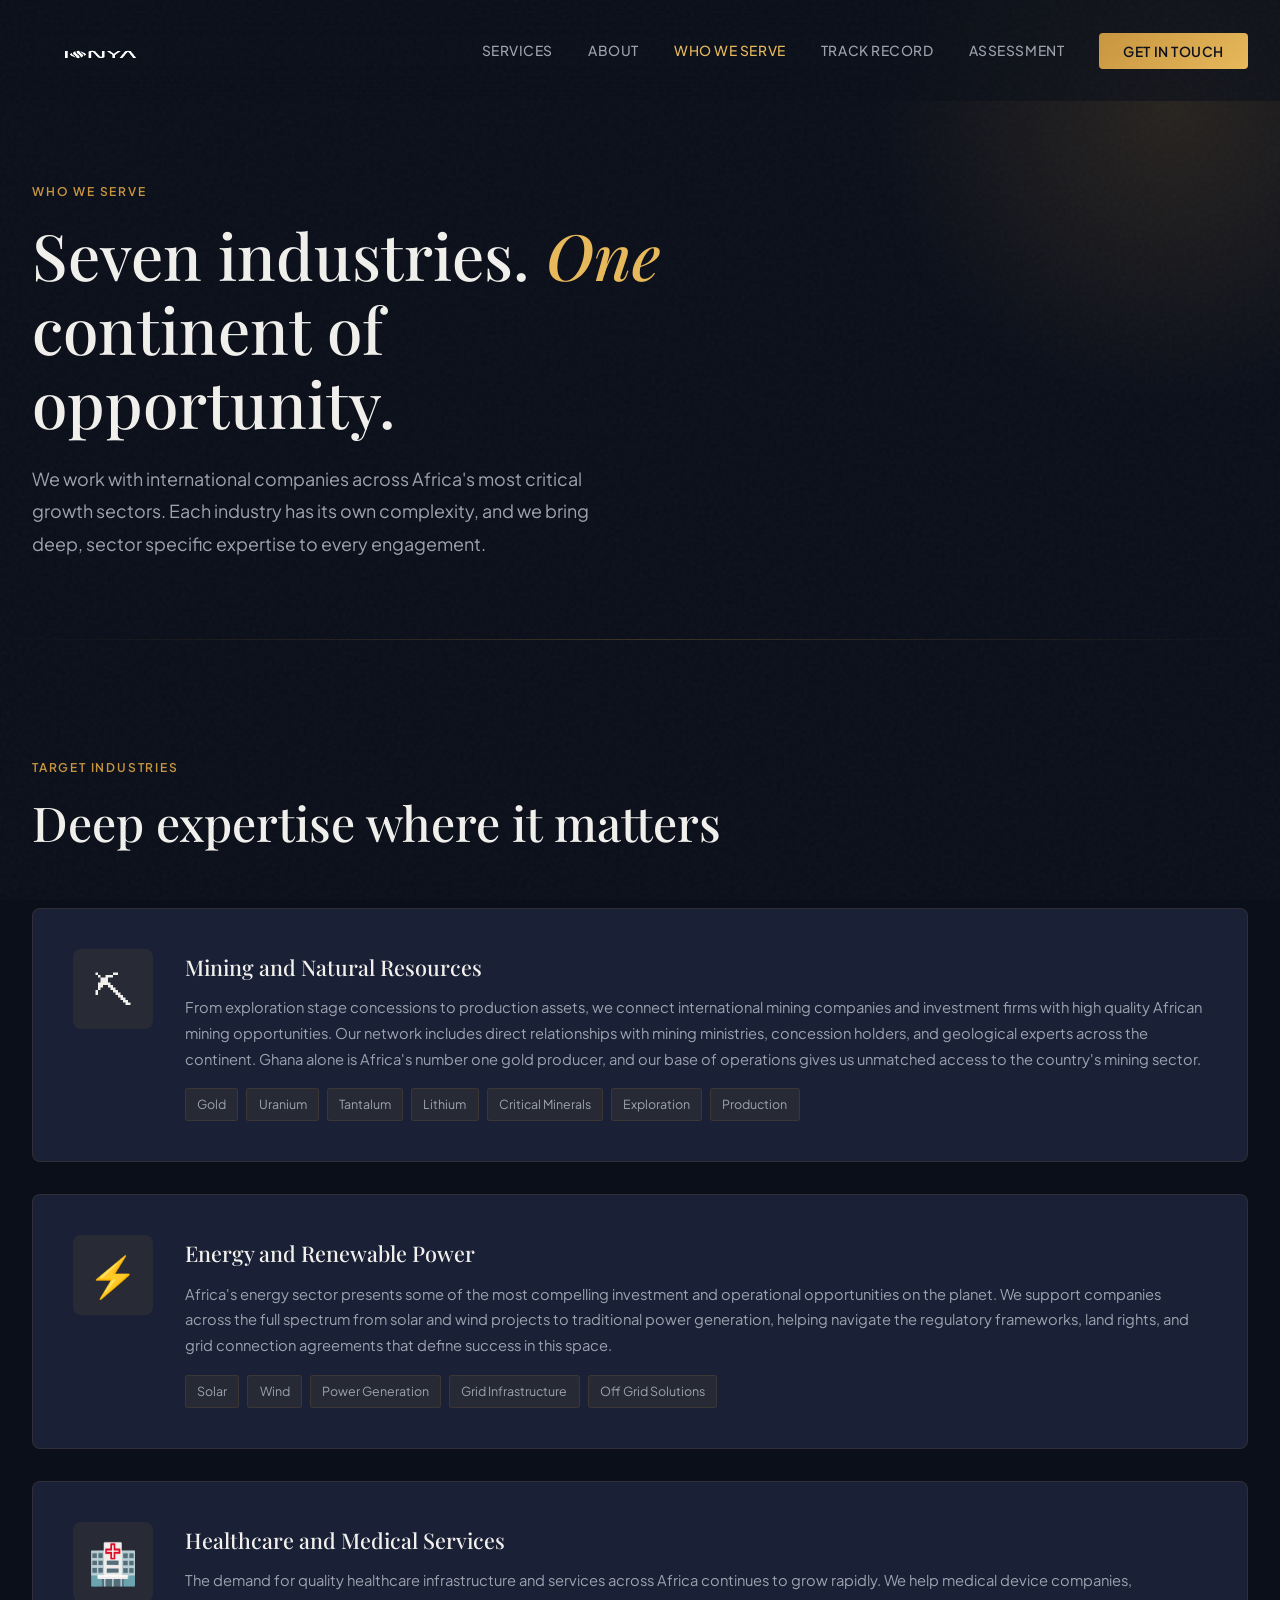
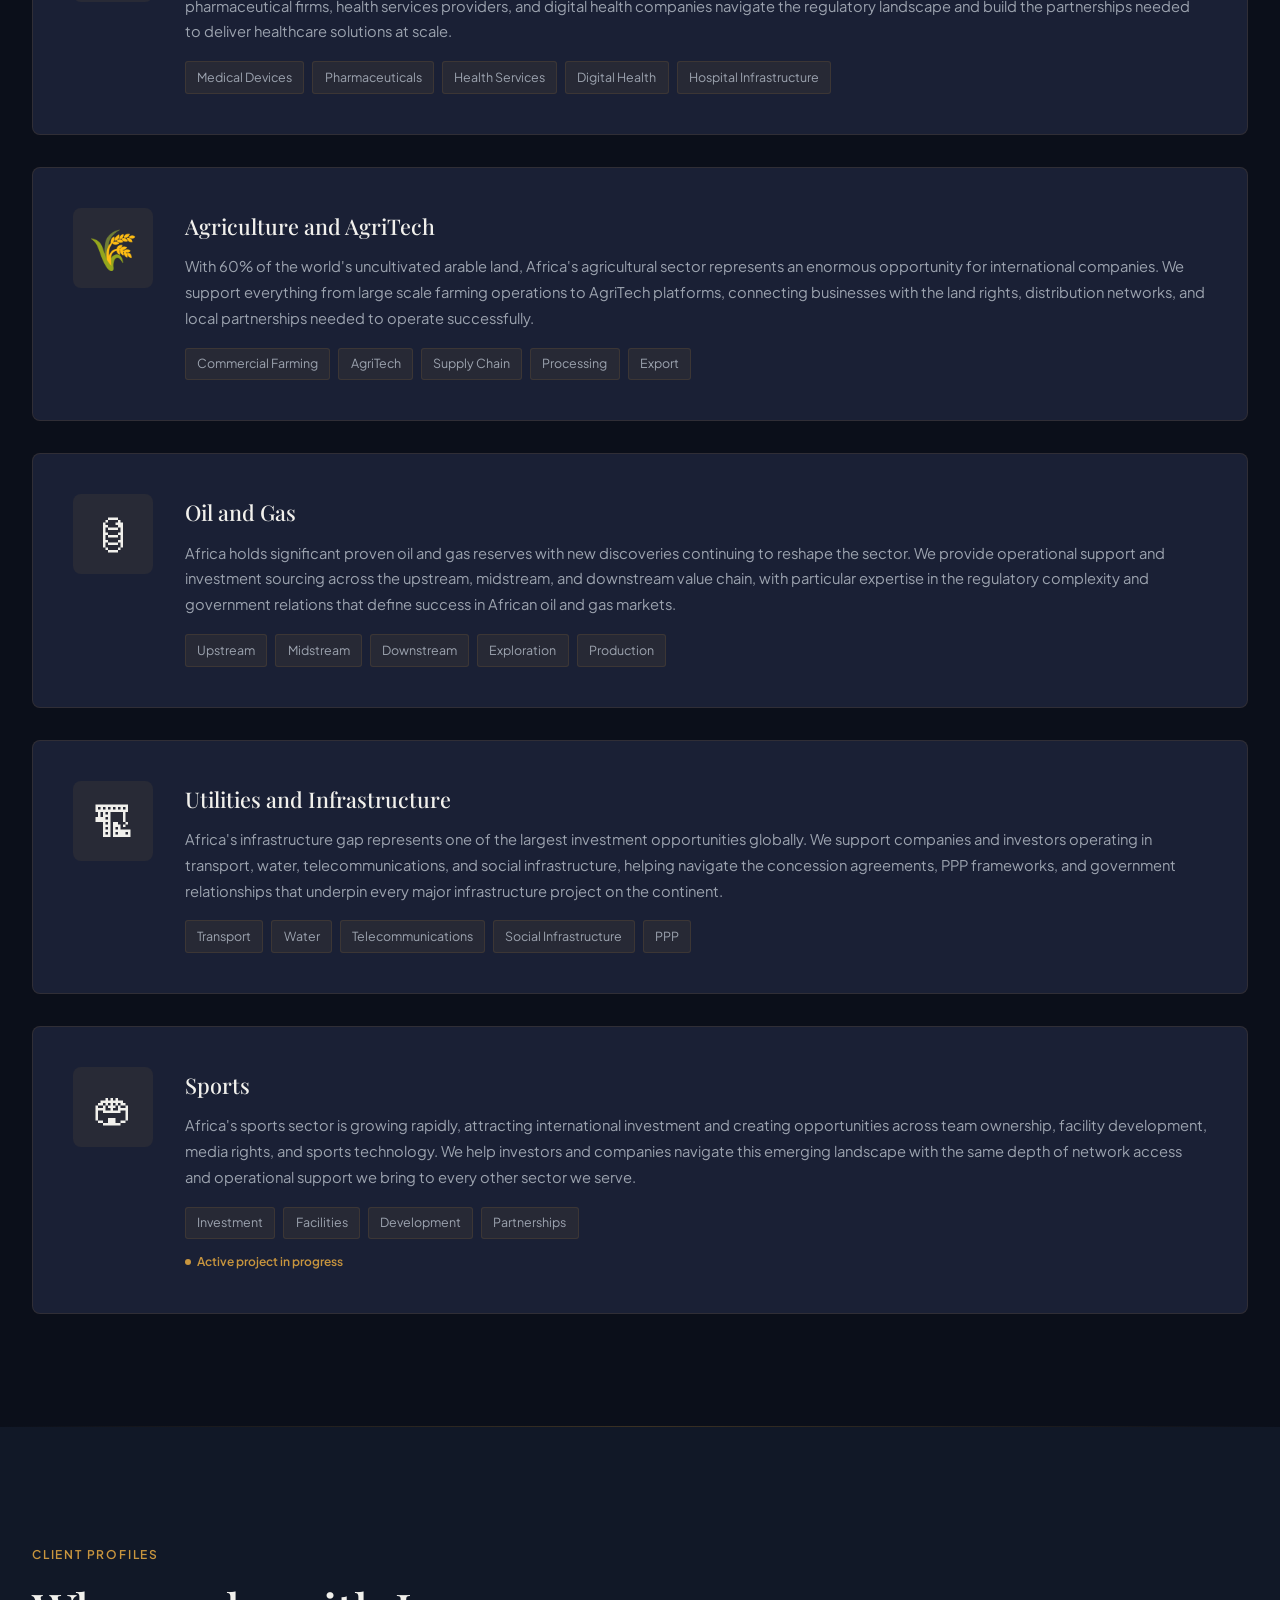
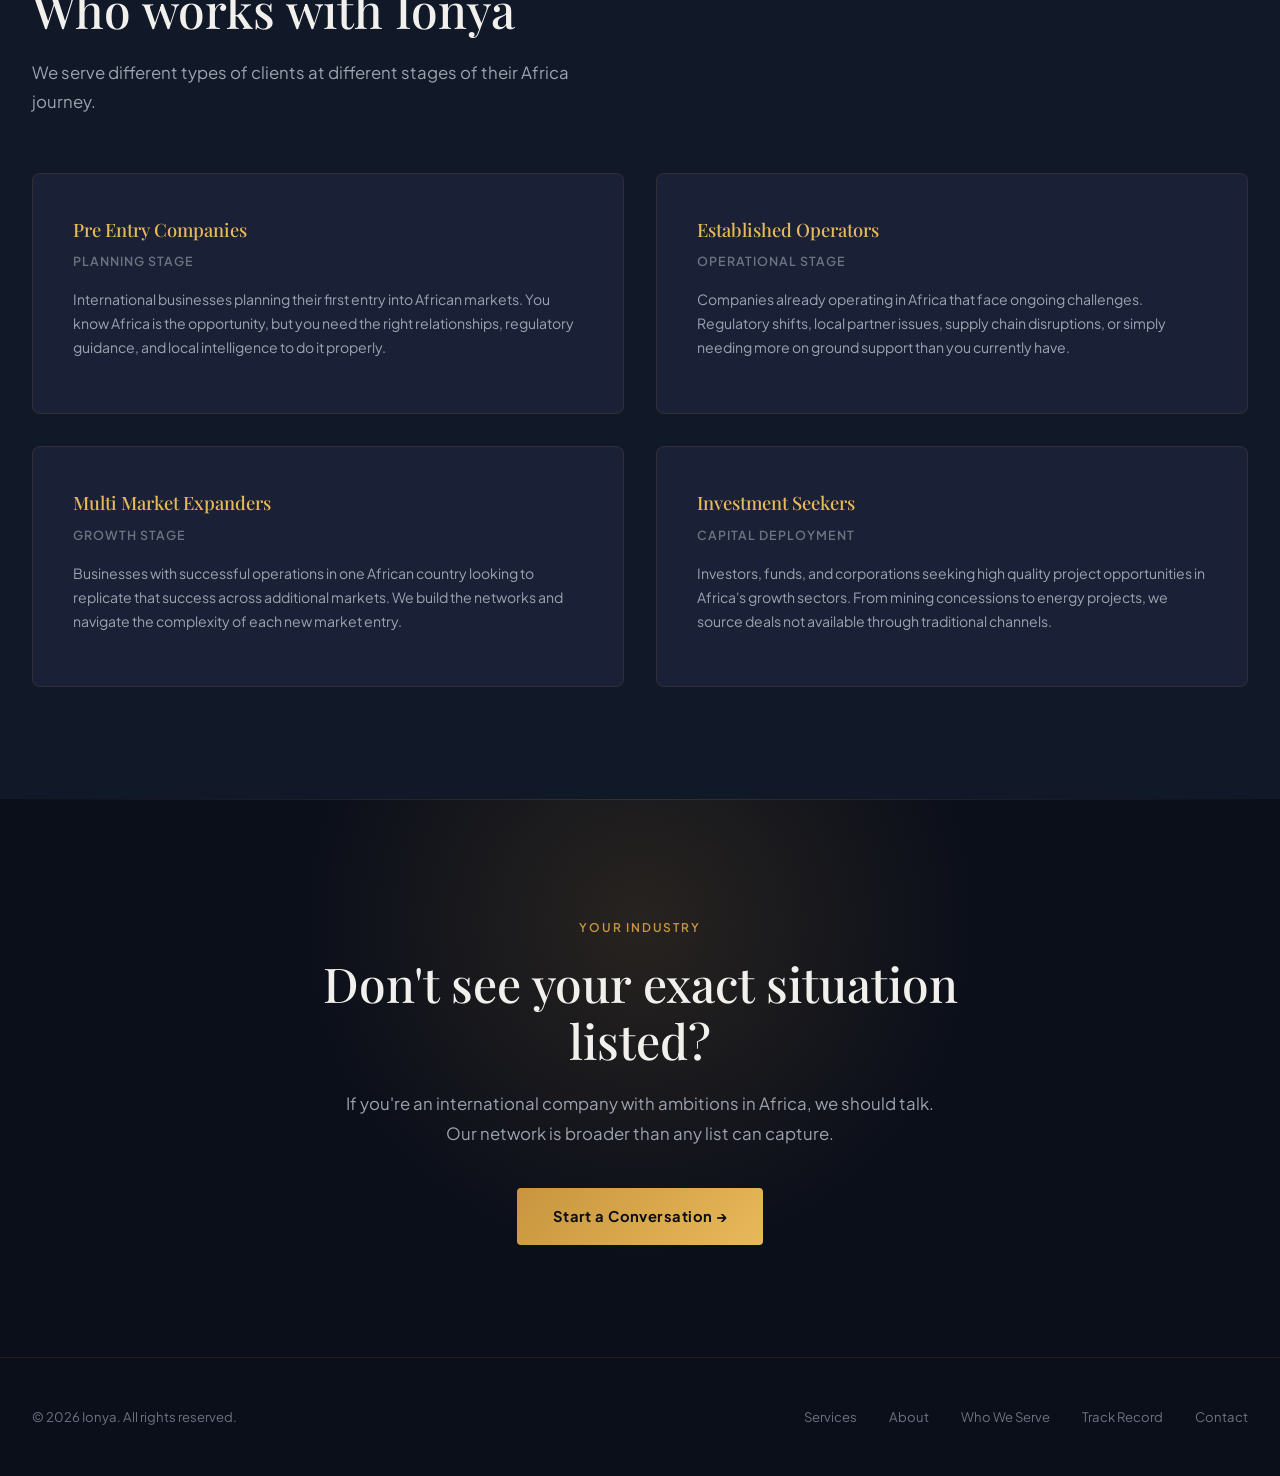
<file: who-we-serve.html>
<!DOCTYPE html>
<html lang="en">
<head>
    <meta charset="UTF-8">
    <meta name="viewport" content="width=device-width, initial-scale=1.0">
    <title>Who We Serve | Ionya</title>
    <meta name="description" content="Ionya serves international companies across 7 critical growth sectors in Africa: Mining, Energy, Healthcare, Agriculture, Oil and Gas, Utilities, and Sports.">
    <link rel="icon" href="/favicon.ico" type="image/x-icon">
    <link rel="preconnect" href="https://fonts.googleapis.com">
    <link rel="icon" href="/favicon.ico" type="image/x-icon">
    <link rel="preconnect" href="https://fonts.gstatic.com" crossorigin>
    <link href="https://fonts.googleapis.com/css2?family=Playfair+Display:ital,wght@0,400;0,500;0,600;0,700;1,400;1,500&family=Plus+Jakarta+Sans:wght@300;400;500;600;700&display=swap" rel="stylesheet">
    <link rel="stylesheet" href="styles.css">
    <style>
        .ind-full { margin-top: 3.5rem; display: flex; flex-direction: column; gap: 2rem; }
        .ind-card-full {
            display: grid; grid-template-columns: 80px 1fr; gap: 2rem;
            padding: 2.5rem; background: var(--bg-card); border: 1px solid var(--border);
            border-radius: 8px; transition: all 0.3s ease; align-items: start;
        }
        .ind-card-full:hover { border-color: var(--border-strong); background: var(--bg-card-hover); }
        .ind-card-icon {
            width: 80px; height: 80px; display: flex; align-items: center; justify-content: center;
            font-size: 2.5rem; background: var(--gold-subtle); border-radius: 8px;
        }
        .ind-card-body h3 { font-family: var(--font-display); font-size: 1.35rem; font-weight: 500; margin-bottom: 0.6rem; }
        .ind-card-body p { font-size: 0.92rem; color: var(--text-secondary); line-height: 1.75; margin-bottom: 1rem; }
        .ind-tags { display: flex; flex-wrap: wrap; gap: 0.5rem; }
        .ind-active {
            display: inline-flex; align-items: center; gap: 0.4rem;
            font-size: 0.75rem; font-weight: 600; color: var(--gold-primary); margin-top: 0.8rem;
        }
        .ind-active::before {
            content: ''; width: 6px; height: 6px; border-radius: 50%;
            background: var(--gold-primary); animation: pulse 2s infinite;
        }
        @keyframes pulse { 0%,100%{ opacity:1; } 50%{ opacity:0.4; } }
        .client-profiles { margin-top: 3.5rem; }
        .profile-card {
            padding: 2.5rem; background: var(--bg-card); border: 1px solid var(--border);
            border-radius: 8px;
        }
        .profile-card h4 { font-family: var(--font-display); font-size: 1.15rem; font-weight: 500; margin-bottom: 0.4rem; color: var(--gold-light); }
        .profile-card .profile-type { font-size: 0.78rem; color: var(--text-muted); font-weight: 600; letter-spacing: 0.08em; text-transform: uppercase; margin-bottom: 1rem; }
        .profile-card p { font-size: 0.88rem; color: var(--text-secondary); line-height: 1.7; margin-bottom: 0.8rem; }
        @media (max-width: 768px) {
            .ind-card-full { grid-template-columns: 1fr; }
            .ind-card-icon { width: 60px; height: 60px; font-size: 2rem; }
        }
    </style>
</head>
<body>

<nav id="navbar">
    <div class="nav-inner">
        <a href="/" class="nav-logo"><img src="ionya-logo-transparent.png" alt="Ionya"></a>
        <ul class="nav-links" id="navLinks">
            <li><a href="/services">Services</a></li>
            <li><a href="/about">About</a></li>
            <li><a href="/who-we-serve" class="active">Who We Serve</a></li>
            <li><a href="/track-record">Track Record</a></li>
            <li><a href="/assessment.html">Assessment</a></li>
            <li><a href="/contact" class="nav-cta">Get in Touch</a></li>
        </ul>
        <div class="mobile-toggle" onclick="document.getElementById('navLinks').classList.toggle('open')"><span></span><span></span><span></span></div>
    </div>
</nav>

<section class="page-hero">
    <div class="section-inner">
        <div class="section-label fade-in-1">Who We Serve</div>
        <h1 class="fade-in-2">Seven industries. <em>One</em> continent of opportunity.</h1>
        <p class="lead fade-in-3">We work with international companies across Africa's most critical growth sectors. Each industry has its own complexity, and we bring deep, sector specific expertise to every engagement.</p>
    </div>
</section>

<!-- 7 INDUSTRIES -->
<section>
    <div class="section-inner">
        <div class="reveal">
            <div class="section-label">Target Industries</div>
            <h2 class="section-title">Deep expertise where it matters</h2>
        </div>
        <div class="ind-full">

            <div class="ind-card-full reveal">
                <div class="ind-card-icon">⛏</div>
                <div class="ind-card-body">
                    <h3>Mining and Natural Resources</h3>
                    <p>From exploration stage concessions to production assets, we connect international mining companies and investment firms with high quality African mining opportunities. Our network includes direct relationships with mining ministries, concession holders, and geological experts across the continent. Ghana alone is Africa's number one gold producer, and our base of operations gives us unmatched access to the country's mining sector.</p>
                    <div class="ind-tags">
                        <span class="tag-pill">Gold</span>
                        <span class="tag-pill">Uranium</span>
                        <span class="tag-pill">Tantalum</span>
                        <span class="tag-pill">Lithium</span>
                        <span class="tag-pill">Critical Minerals</span>
                        <span class="tag-pill">Exploration</span>
                        <span class="tag-pill">Production</span>
                    </div>
                </div>
            </div>

            <div class="ind-card-full reveal">
                <div class="ind-card-icon">⚡</div>
                <div class="ind-card-body">
                    <h3>Energy and Renewable Power</h3>
                    <p>Africa's energy sector presents some of the most compelling investment and operational opportunities on the planet. We support companies across the full spectrum from solar and wind projects to traditional power generation, helping navigate the regulatory frameworks, land rights, and grid connection agreements that define success in this space.</p>
                    <div class="ind-tags">
                        <span class="tag-pill">Solar</span>
                        <span class="tag-pill">Wind</span>
                        <span class="tag-pill">Power Generation</span>
                        <span class="tag-pill">Grid Infrastructure</span>
                        <span class="tag-pill">Off Grid Solutions</span>
                    </div>
                </div>
            </div>

            <div class="ind-card-full reveal">
                <div class="ind-card-icon">🏥</div>
                <div class="ind-card-body">
                    <h3>Healthcare and Medical Services</h3>
                    <p>The demand for quality healthcare infrastructure and services across Africa continues to grow rapidly. We help medical device companies, pharmaceutical firms, health services providers, and digital health companies navigate the regulatory landscape and build the partnerships needed to deliver healthcare solutions at scale.</p>
                    <div class="ind-tags">
                        <span class="tag-pill">Medical Devices</span>
                        <span class="tag-pill">Pharmaceuticals</span>
                        <span class="tag-pill">Health Services</span>
                        <span class="tag-pill">Digital Health</span>
                        <span class="tag-pill">Hospital Infrastructure</span>
                    </div>
                </div>
            </div>

            <div class="ind-card-full reveal">
                <div class="ind-card-icon">🌾</div>
                <div class="ind-card-body">
                    <h3>Agriculture and AgriTech</h3>
                    <p>With 60% of the world's uncultivated arable land, Africa's agricultural sector represents an enormous opportunity for international companies. We support everything from large scale farming operations to AgriTech platforms, connecting businesses with the land rights, distribution networks, and local partnerships needed to operate successfully.</p>
                    <div class="ind-tags">
                        <span class="tag-pill">Commercial Farming</span>
                        <span class="tag-pill">AgriTech</span>
                        <span class="tag-pill">Supply Chain</span>
                        <span class="tag-pill">Processing</span>
                        <span class="tag-pill">Export</span>
                    </div>
                </div>
            </div>

            <div class="ind-card-full reveal">
                <div class="ind-card-icon">🛢</div>
                <div class="ind-card-body">
                    <h3>Oil and Gas</h3>
                    <p>Africa holds significant proven oil and gas reserves with new discoveries continuing to reshape the sector. We provide operational support and investment sourcing across the upstream, midstream, and downstream value chain, with particular expertise in the regulatory complexity and government relations that define success in African oil and gas markets.</p>
                    <div class="ind-tags">
                        <span class="tag-pill">Upstream</span>
                        <span class="tag-pill">Midstream</span>
                        <span class="tag-pill">Downstream</span>
                        <span class="tag-pill">Exploration</span>
                        <span class="tag-pill">Production</span>
                    </div>
                </div>
            </div>

            <div class="ind-card-full reveal">
                <div class="ind-card-icon">🏗</div>
                <div class="ind-card-body">
                    <h3>Utilities and Infrastructure</h3>
                    <p>Africa's infrastructure gap represents one of the largest investment opportunities globally. We support companies and investors operating in transport, water, telecommunications, and social infrastructure, helping navigate the concession agreements, PPP frameworks, and government relationships that underpin every major infrastructure project on the continent.</p>
                    <div class="ind-tags">
                        <span class="tag-pill">Transport</span>
                        <span class="tag-pill">Water</span>
                        <span class="tag-pill">Telecommunications</span>
                        <span class="tag-pill">Social Infrastructure</span>
                        <span class="tag-pill">PPP</span>
                    </div>
                </div>
            </div>

            <div class="ind-card-full reveal">
                <div class="ind-card-icon">🏟</div>
                <div class="ind-card-body">
                    <h3>Sports</h3>
                    <p>Africa's sports sector is growing rapidly, attracting international investment and creating opportunities across team ownership, facility development, media rights, and sports technology. We help investors and companies navigate this emerging landscape with the same depth of network access and operational support we bring to every other sector we serve.</p>
                    <div class="ind-tags">
                        <span class="tag-pill">Investment</span>
                        <span class="tag-pill">Facilities</span>
                        <span class="tag-pill">Development</span>
                        <span class="tag-pill">Partnerships</span>
                    </div>
                    <div class="ind-active">Active project in progress</div>
                </div>
            </div>

        </div>
    </div>
</section>

<div class="section-divider"></div>

<!-- CLIENT PROFILES -->
<section class="section-alt">
    <div class="section-inner">
        <div class="reveal">
            <div class="section-label">Client Profiles</div>
            <h2 class="section-title">Who works with Ionya</h2>
            <p class="section-subtitle">We serve different types of clients at different stages of their Africa journey.</p>
        </div>
        <div class="grid-2 client-profiles">
            <div class="profile-card reveal">
                <h4>Pre Entry Companies</h4>
                <div class="profile-type">Planning Stage</div>
                <p>International businesses planning their first entry into African markets. You know Africa is the opportunity, but you need the right relationships, regulatory guidance, and local intelligence to do it properly.</p>
            </div>
            <div class="profile-card reveal">
                <h4>Established Operators</h4>
                <div class="profile-type">Operational Stage</div>
                <p>Companies already operating in Africa that face ongoing challenges. Regulatory shifts, local partner issues, supply chain disruptions, or simply needing more on ground support than you currently have.</p>
            </div>
            <div class="profile-card reveal">
                <h4>Multi Market Expanders</h4>
                <div class="profile-type">Growth Stage</div>
                <p>Businesses with successful operations in one African country looking to replicate that success across additional markets. We build the networks and navigate the complexity of each new market entry.</p>
            </div>
            <div class="profile-card reveal">
                <h4>Investment Seekers</h4>
                <div class="profile-type">Capital Deployment</div>
                <p>Investors, funds, and corporations seeking high quality project opportunities in Africa's growth sectors. From mining concessions to energy projects, we source deals not available through traditional channels.</p>
            </div>
        </div>
    </div>
</section>

<div class="section-divider"></div>

<section class="cta-section">
    <div class="section-inner">
        <div class="cta-content reveal">
            <div class="section-label">Your Industry</div>
            <h2 class="section-title">Don't see your exact situation listed?</h2>
            <p class="section-subtitle">If you're an international company with ambitions in Africa, we should talk. Our network is broader than any list can capture.</p>
            <div class="cta-actions">
                <a href="/contact" class="btn-primary">Start a Conversation →</a>
            </div>
        </div>
    </div>
</section>

<footer><div class="footer-inner"><div class="footer-left">© 2026 Ionya. All rights reserved.</div><div class="footer-right"><a href="/services">Services</a><a href="/about">About</a><a href="/who-we-serve">Who We Serve</a><a href="/track-record">Track Record</a><a href="/contact">Contact</a></div></div></footer>
<script>
const navbar=document.getElementById('navbar');window.addEventListener('scroll',()=>navbar.classList.toggle('scrolled',window.scrollY>50));
document.querySelectorAll('.nav-links a').forEach(l=>l.addEventListener('click',()=>document.getElementById('navLinks').classList.remove('open')));
const r=document.querySelectorAll('.reveal');const o=new IntersectionObserver(e=>{e.forEach(x=>{if(x.isIntersecting){x.target.classList.add('visible');o.unobserve(x.target)}})},{threshold:0.1,rootMargin:'0px 0px -50px 0px'});r.forEach(el=>o.observe(el));
</script>
</body>
</html>
</file>
<file: styles.css>
:root {
    --bg-primary: #0B0F1A;
    --bg-secondary: #111827;
    --bg-card: #1A2035;
    --bg-card-hover: #1F2847;
    --gold-primary: #C8953E;
    --gold-light: #E8B95A;
    --gold-glow: rgba(200, 149, 62, 0.15);
    --gold-subtle: rgba(200, 149, 62, 0.08);
    --text-primary: #F1F0EC;
    --text-secondary: #9CA3AF;
    --text-muted: #6B7280;
    --border: rgba(200, 149, 62, 0.12);
    --border-strong: rgba(200, 149, 62, 0.25);
    --font-display: 'Playfair Display', Georgia, serif;
    --font-body: 'Plus Jakarta Sans', -apple-system, sans-serif;
}

*, *::before, *::after { margin: 0; padding: 0; box-sizing: border-box; }
html { scroll-behavior: smooth; scroll-padding-top: 110px; }

body {
    font-family: var(--font-body);
    background-color: var(--bg-primary);
    color: var(--text-primary);
    line-height: 1.7;
    font-weight: 400;
    overflow-x: hidden;
}

body::before {
    content: '';
    position: fixed;
    top: 0; left: 0;
    width: 100%; height: 100%;
    background-image: url("data:image/svg+xml,%3Csvg viewBox='0 0 256 256' xmlns='http://www.w3.org/2000/svg'%3E%3Cfilter id='noise'%3E%3CfeTurbulence type='fractalNoise' baseFrequency='0.9' numOctaves='4' stitchTiles='stitch'/%3E%3C/filter%3E%3Crect width='100%25' height='100%25' filter='url(%23noise)' opacity='0.03'/%3E%3C/svg%3E");
    pointer-events: none;
    z-index: 9999;
}

/* ======= NAV ======= */
nav {
    position: fixed; top: 0; width: 100%; z-index: 1000;
    padding: 0 2rem;
    transition: all 0.4s ease;
    background: rgba(11, 15, 26, 0.6);
    backdrop-filter: blur(20px);
    -webkit-backdrop-filter: blur(20px);
    border-bottom: 1px solid transparent;
}
nav.scrolled {
    background: rgba(11, 15, 26, 0.92);
    border-bottom: 1px solid var(--border);
}
.nav-inner {
    max-width: 1280px; margin: 0 auto;
    display: flex; justify-content: space-between; align-items: center;
    height: 100px;
}
.nav-logo { text-decoration: none; display: flex; align-items: center; }
.nav-logo img { height: 84px; width: auto; filter: brightness(0) invert(1); }
.nav-links {
    display: flex; gap: 2.2rem; list-style: none; align-items: center;
}
.nav-links a {
    color: var(--text-secondary); text-decoration: none;
    font-size: 0.86rem; font-weight: 500;
    letter-spacing: 0.04em; text-transform: uppercase;
    transition: color 0.3s ease;
}
.nav-links a:hover, .nav-links a.active { color: var(--gold-light); }
.nav-links .nav-cta {
    color: var(--bg-primary);
    background: linear-gradient(135deg, var(--gold-primary), var(--gold-light));
    padding: 0.6rem 1.5rem; border-radius: 4px; font-weight: 600;
    transition: all 0.3s ease;
}
.nav-links .nav-cta:hover {
    transform: translateY(-1px);
    box-shadow: 0 4px 20px rgba(200, 149, 62, 0.3);
    color: var(--bg-primary);
}
.mobile-toggle {
    display: none; flex-direction: column; gap: 5px; cursor: pointer; padding: 4px;
}
.mobile-toggle span {
    width: 24px; height: 2px; background: var(--text-primary); transition: all 0.3s ease;
}

/* ======= SHARED ELEMENTS ======= */
section { padding: 7rem 2rem; position: relative; }
.section-inner { max-width: 1280px; margin: 0 auto; }
.section-alt { background: var(--bg-secondary); }

.section-label {
    display: inline-flex; align-items: center; gap: 0.6rem;
    font-size: 0.75rem; font-weight: 600;
    letter-spacing: 0.15em; text-transform: uppercase;
    color: var(--gold-primary); margin-bottom: 1rem;
}

.section-title {
    font-family: var(--font-display);
    font-size: clamp(2rem, 4vw, 3rem);
    font-weight: 500; line-height: 1.2; margin-bottom: 1.2rem;
}
.section-subtitle {
    font-size: 1.05rem; color: var(--text-secondary);
    max-width: 600px; line-height: 1.75;
}
.section-divider {
    height: 1px;
    background: linear-gradient(90deg, transparent, var(--border-strong), transparent);
}

/* Buttons */
.btn-primary {
    display: inline-flex; align-items: center; gap: 0.5rem;
    padding: 1rem 2.2rem;
    background: linear-gradient(135deg, var(--gold-primary), var(--gold-light));
    color: var(--bg-primary); font-family: var(--font-body);
    font-size: 0.92rem; font-weight: 700; text-decoration: none;
    border-radius: 4px; letter-spacing: 0.03em; transition: all 0.3s ease;
    border: none; cursor: pointer;
}
.btn-primary:hover {
    transform: translateY(-2px);
    box-shadow: 0 8px 30px rgba(200, 149, 62, 0.35);
}
.btn-secondary {
    display: inline-flex; align-items: center; gap: 0.5rem;
    padding: 1rem 2.2rem;
    border: 1px solid var(--border-strong); color: var(--text-primary);
    font-family: var(--font-body); font-size: 0.92rem; font-weight: 600;
    text-decoration: none; border-radius: 4px; letter-spacing: 0.03em;
    transition: all 0.3s ease;
}
.btn-secondary:hover {
    border-color: var(--gold-primary); background: var(--gold-subtle);
}

/* Cards */
.card {
    background: var(--bg-card); border: 1px solid var(--border);
    border-radius: 8px; padding: 2.5rem;
    transition: all 0.4s ease; position: relative; overflow: hidden;
}
.card::before {
    content: ''; position: absolute; top: 0; left: 0; right: 0; height: 3px;
    background: linear-gradient(90deg, var(--gold-primary), var(--gold-light));
    transform: scaleX(0); transform-origin: left; transition: transform 0.4s ease;
}
.card:hover {
    border-color: var(--border-strong); background: var(--bg-card-hover);
    transform: translateY(-4px);
}
.card:hover::before { transform: scaleX(1); }
.card h3 {
    font-family: var(--font-display); font-size: 1.35rem;
    font-weight: 500; margin-bottom: 1rem;
}
.card p {
    font-size: 0.92rem; color: var(--text-secondary); line-height: 1.75;
}

/* Quote box */
.quote-box {
    position: relative; padding: 2.5rem; background: var(--bg-card);
    border-left: 3px solid var(--gold-primary); border-radius: 0 8px 8px 0;
}
.quote-box p {
    font-family: var(--font-display); font-size: 1.2rem;
    font-style: italic; line-height: 1.7; color: var(--text-primary); margin-bottom: 1rem;
}
.quote-box cite {
    font-family: var(--font-body); font-style: normal;
    font-size: 0.85rem; color: var(--gold-primary);
    font-weight: 600; letter-spacing: 0.05em;
}

/* Feature list */
.feature-list { list-style: none; display: flex; flex-direction: column; gap: 0.6rem; }
.feature-list li {
    font-size: 0.85rem; color: var(--text-secondary);
    padding-left: 1.2rem; position: relative;
}
.feature-list li::before {
    content: '\2014'; position: absolute; left: 0; color: var(--gold-primary);
}

/* Check items */
.check-item { display: flex; gap: 0.8rem; align-items: flex-start; }
.check-icon {
    width: 20px; height: 20px; flex-shrink: 0; margin-top: 3px; color: var(--gold-primary);
}
.check-item span { font-size: 0.92rem; color: var(--text-secondary); line-height: 1.5; }

/* Page hero (inner pages) */
.page-hero {
    padding: 11rem 2rem 5rem; position: relative; overflow: hidden;
}
.page-hero::before {
    content: ''; position: absolute; top: -30%; right: -15%;
    width: 600px; height: 600px;
    background: radial-gradient(circle, var(--gold-glow) 0%, transparent 70%);
    pointer-events: none;
}
.page-hero::after {
    content: ''; position: absolute; bottom: 0; left: 0; right: 0; height: 1px;
    background: linear-gradient(90deg, transparent, var(--border-strong), transparent);
}
.page-hero .section-inner { position: relative; z-index: 2; }
.page-hero h1 {
    font-family: var(--font-display);
    font-size: clamp(2.5rem, 5vw, 4rem);
    font-weight: 500; line-height: 1.15; max-width: 700px; margin-bottom: 1.5rem;
}
.page-hero h1 em { font-style: italic; color: var(--gold-light); }
.page-hero .lead {
    font-size: 1.12rem; color: var(--text-secondary);
    max-width: 580px; line-height: 1.8;
}

/* Grids */
.grid-2 { display: grid; grid-template-columns: 1fr 1fr; gap: 2rem; }
.grid-3 { display: grid; grid-template-columns: repeat(3, 1fr); gap: 2rem; }
.grid-4 { display: grid; grid-template-columns: repeat(4, 1fr); gap: 2rem; }
.grid-2-1 { display: grid; grid-template-columns: 1fr 1fr; gap: 4rem; align-items: start; }

/* Number accent */
.num-accent {
    font-family: var(--font-display); font-size: 3rem;
    font-weight: 400; color: var(--gold-primary);
    opacity: 0.2; line-height: 1; margin-bottom: 1rem;
}

/* Tags */
.tag {
    display: inline-block; font-size: 0.72rem; font-weight: 600;
    letter-spacing: 0.08em; text-transform: uppercase;
    padding: 0.35rem 0.75rem; border: 1px solid var(--border-strong);
    border-radius: 3px; color: var(--gold-primary);
}
.tag-pill {
    font-size: 0.78rem; padding: 0.3rem 0.7rem;
    background: var(--gold-subtle); border: 1px solid var(--border);
    border-radius: 3px; color: var(--text-secondary);
}

/* Industry cards */
.industry-card {
    padding: 2rem; border: 1px solid var(--border);
    border-radius: 8px; transition: all 0.3s ease; text-align: center;
}
.industry-card:hover { border-color: var(--gold-primary); background: var(--gold-subtle); }
.industry-icon { font-size: 2rem; margin-bottom: 1rem; display: block; }
.industry-card h4 {
    font-family: var(--font-display); font-size: 1.1rem;
    font-weight: 500; margin-bottom: 0.5rem;
}
.industry-card p { font-size: 0.82rem; color: var(--text-muted); }

/* Footer */
footer {
    padding: 3rem 2rem;
    border-top: 1px solid var(--border);
    background: var(--bg-primary);
}
.footer-inner {
    max-width: 1280px; margin: 0 auto;
    display: flex; justify-content: space-between; align-items: center;
}
.footer-left { font-size: 0.82rem; color: var(--text-muted); }
.footer-right { display: flex; gap: 2rem; }
.footer-right a {
    color: var(--text-muted); text-decoration: none;
    font-size: 0.82rem; transition: color 0.3s ease;
}
.footer-right a:hover { color: var(--gold-primary); }

/* CTA Section */
.cta-section { position: relative; overflow: hidden; }
.cta-section::before {
    content: ''; position: absolute; top: -50%; left: 50%;
    transform: translateX(-50%); width: 800px; height: 800px;
    background: radial-gradient(circle, var(--gold-glow) 0%, transparent 60%);
    pointer-events: none;
}
.cta-content {
    text-align: center; max-width: 700px;
    margin: 0 auto; position: relative; z-index: 2;
}
.cta-content .section-label { justify-content: center; }
.cta-content .section-subtitle { margin: 0 auto 2.5rem; }
.cta-actions { display: flex; justify-content: center; gap: 1.2rem; flex-wrap: wrap; }

/* Animations */
@keyframes fadeUp {
    from { opacity: 0; transform: translateY(24px); }
    to { opacity: 1; transform: translateY(0); }
}
.reveal {
    opacity: 0; transform: translateY(30px);
    transition: opacity 0.7s ease, transform 0.7s ease;
}
.reveal.visible { opacity: 1; transform: translateY(0); }

.fade-in-1 { opacity: 0; animation: fadeUp 0.8s ease 0.2s forwards; }
.fade-in-2 { opacity: 0; animation: fadeUp 0.8s ease 0.4s forwards; }
.fade-in-3 { opacity: 0; animation: fadeUp 0.8s ease 0.6s forwards; }
.fade-in-4 { opacity: 0; animation: fadeUp 0.8s ease 0.8s forwards; }
.fade-in-5 { opacity: 0; animation: fadeUp 0.8s ease 1s forwards; }

/* ======= RESPONSIVE ======= */
@media (max-width: 1024px) {
    .grid-3, .grid-4 { grid-template-columns: 1fr 1fr; }
    .grid-2-1 { grid-template-columns: 1fr; gap: 2.5rem; }
}
@media (max-width: 768px) {
    .nav-links {
        display: none; position: fixed; top: 100px; left: 0; right: 0;
        background: rgba(11, 15, 26, 0.97); backdrop-filter: blur(20px);
        flex-direction: column; padding: 2rem; gap: 1.5rem;
        border-bottom: 1px solid var(--border);
    }
    .nav-links.open { display: flex; }
    .mobile-toggle { display: flex; }
    .grid-2, .grid-3, .grid-4 { grid-template-columns: 1fr; }
    section { padding: 5rem 1.5rem; }
    .page-hero { padding: 9rem 1.5rem 4rem; }
}
</file>
